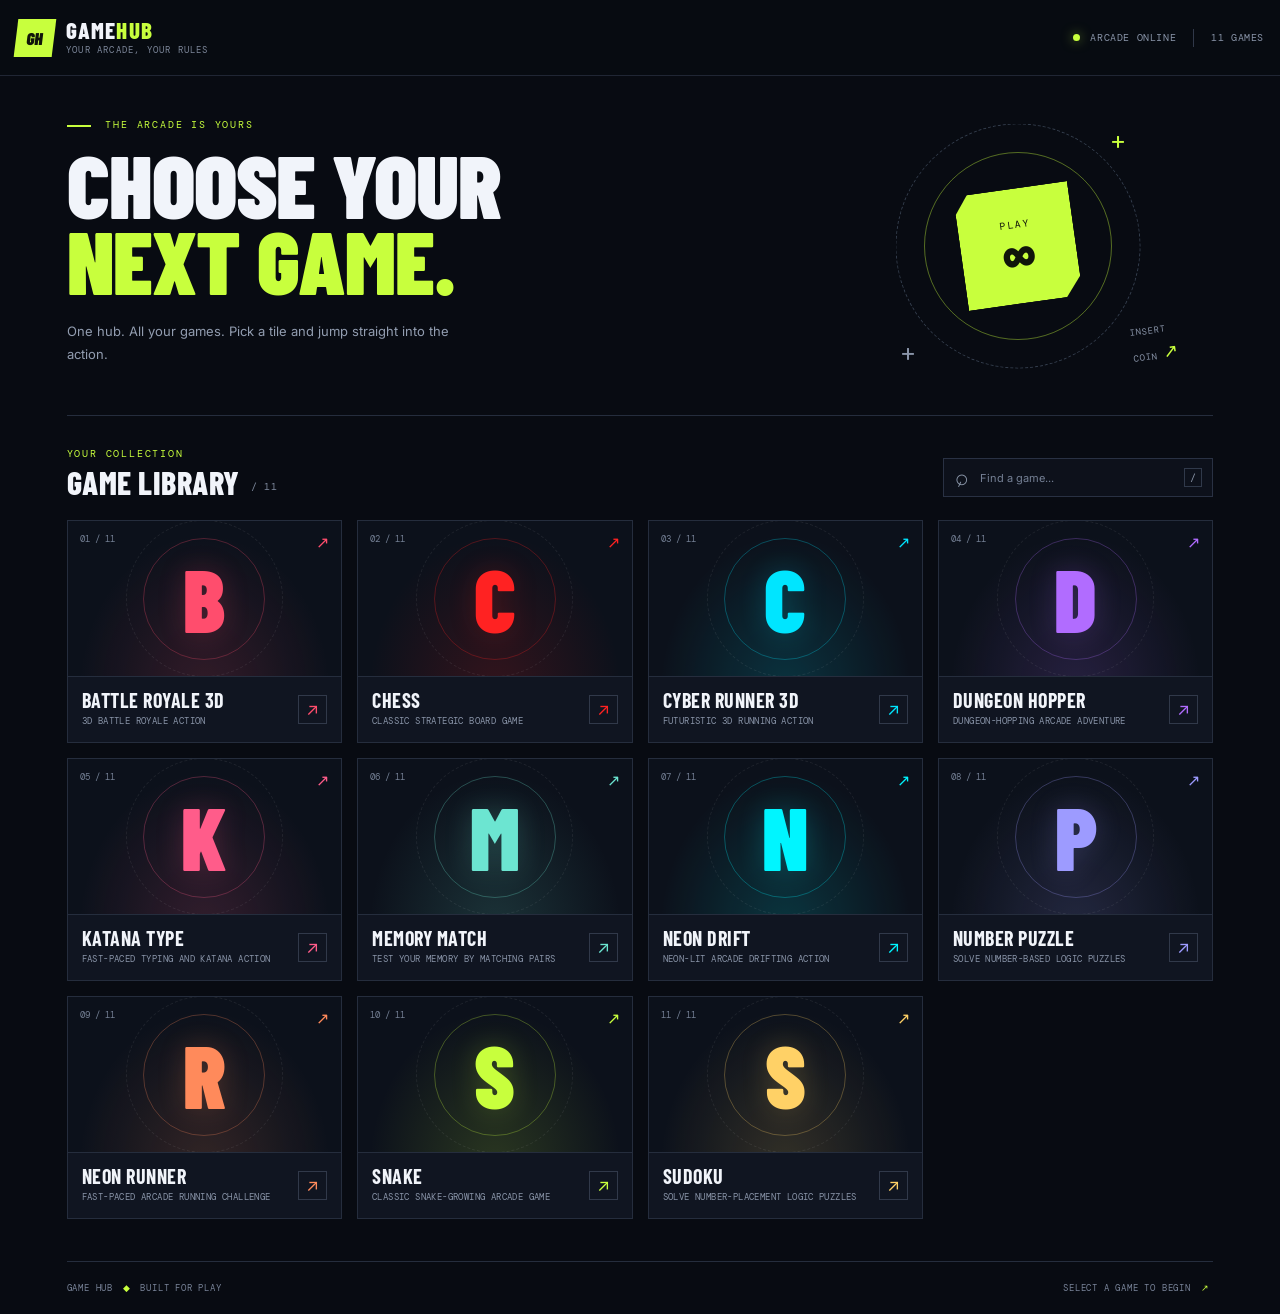
<file: index.html>
<!DOCTYPE html>
<html lang="en">
<head>
  <meta charset="UTF-8">
  <meta name="viewport" content="width=device-width, initial-scale=1, maximum-scale=1, viewport-fit=cover">
  <meta name="theme-color" content="#080b12">
  <meta name="mobile-web-app-capable" content="yes">
  <meta name="apple-mobile-web-app-capable" content="yes">
  <meta name="apple-mobile-web-app-status-bar-style" content="black-translucent">
  <meta name="application-name" content="GAME HUB">
  <title>GAME HUB — Mobile Arcade</title>
  <link rel="stylesheet" href="style.css">
</head>
<body>
  <div class="app-shell">
    <header class="topbar">
      <a class="brand" href="#" id="homeBrand" aria-label="Game Hub home">
        <span class="brand-mark">GH</span>
        <span class="brand-copy"><strong>GAME<span>HUB</span></strong><small>YOUR ARCADE, YOUR RULES</small></span>
      </a>
      <!-- games count -->
      <div class="topbar-right">
        <span class="live-dot"></span><span class="status-label">ARCADE ONLINE</span>
        <span class="topbar-divider"></span>
        <span id="gameCount">00 GAMES</span>
      </div>
    </header>

    <main id="lobbyView" class="lobby-view">
      <section class="hero">
        <div class="hero-copy">
          <p class="eyebrow"><span class="eyebrow-line"></span> THE ARCADE IS YOURS</p>
          <h1>CHOOSE YOUR<br><span>NEXT GAME.</span></h1>
          <p class="hero-description">One hub. All your games. Pick a tile and jump straight into the action.</p>
        </div>
        <div class="hero-art" aria-hidden="true">
          <div class="art-ring ring-one"></div><div class="art-ring ring-two"></div>
          <div class="art-cross">+</div><div class="art-cross cross-two">+</div>
          <div class="art-core"><span>PLAY</span><strong>∞</strong></div>
          <div class="art-tag">INSERT<br>COIN <span>↗</span></div>
        </div>
      </section>

      <section class="library-section">
        <div class="section-heading">
          <div><p class="eyebrow">YOUR COLLECTION</p><h2>GAME LIBRARY <span id="libraryCount">/ 00</span></h2></div>
          <label class="search-box">
            <span aria-hidden="true">⌕</span>
            <input id="searchInput" type="search" placeholder="Find a game..." autocomplete="off" aria-label="Search games">
            <kbd>/</kbd>
          </label>
        </div>
        <div id="gameGrid" class="game-grid" aria-live="polite"></div>
        <div id="emptyState" class="empty-state" hidden>
          <span class="empty-icon">⌕</span><h3>NO GAMES FOUND</h3>
          <p>Try another search, or check the game file paths in <code>app.js</code>.</p>
        </div>
      </section>
      <footer class="lobby-footer"><span>GAME HUB <span class="footer-dot">◆</span> BUILT FOR PLAY</span><span>SELECT A GAME TO BEGIN <span class="footer-arrow">↗</span></span></footer>
    </main>

    <section id="playerView" class="player-view" hidden aria-label="Game player">
      <iframe id="gameFrame" title="Selected game" allow="fullscreen; autoplay; gamepad; clipboard-read; clipboard-write" allowfullscreen></iframe>
      <div id="exitHandle" class="exit-handle" role="button" tabindex="0"
           aria-label="Tap to show the home button"
           title="Tap to show home button">
        <span class="handle-curve"></span>
        <span class="handle-symbol" aria-hidden="true">↖</span>
      </div>
      <button id="homeButton" class="home-button" type="button" hidden>← HOME</button>
      <div id="playerLoading" class="player-loading" hidden><span class="loading-spinner"></span><p>LOADING GAME...</p></div>
      <div id="playerError" class="player-error" hidden>
        <div class="error-mark">!</div><h2>GAME COULDN'T LOAD</h2>
        <p>Check that the HTML file exists and that the path in <code>app.js</code> is correct.</p>
        <button id="errorBackButton" class="primary-button">BACK TO LOBBY <span>↗</span></button>
      </div>
    </section>
  </div>
  <script src="app.js"></script>
</body>
</html>
</file>
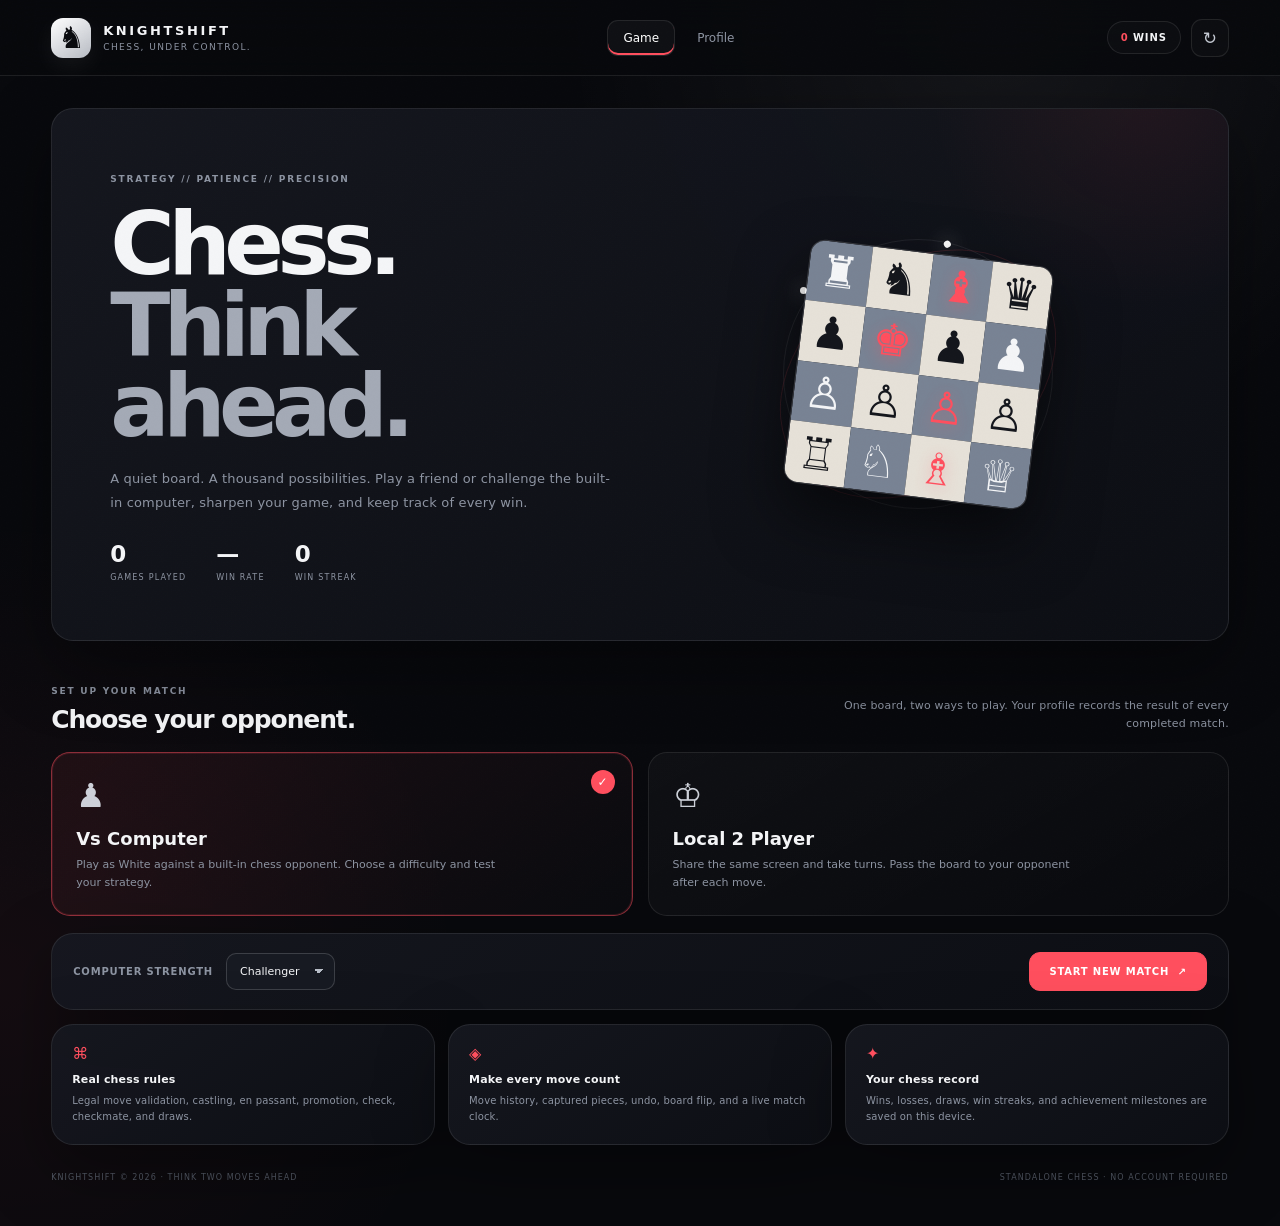
<file: games/chess_mobile.html>
<!doctype html>
<html lang="en">
<head>
  <meta charset="utf-8" />
  <meta name="viewport" content="width=device-width, initial-scale=1" />
  <meta name="theme-color" content="#08090d" />
  <meta name="description" content="Knightshift — a polished, standalone chess game. Play against the computer or a friend, track your record, and sharpen your strategy." />
  <title>KNIGHTSHIFT — Chess, under control.</title>
  <style>
    :root{--bg:#08090d;--panel:#11131a;--panel2:#171a22;--line:rgba(255,255,255,.09);--line2:rgba(255,255,255,.16);--text:#f4f5f7;--muted:#8d94a2;--soft:#c4c9d2;--red:#ff4f5e;--red-soft:rgba(255,79,94,.13);--green:#85e0af;--gold:#f2cc7c;--shadow:0 25px 70px rgba(0,0,0,.38);--radius:22px;--light-square:#e5e0d6;--dark-square:#747f90}
    *{box-sizing:border-box}html{scroll-behavior:smooth}body{margin:0;min-height:100vh;background:radial-gradient(circle at 78% 2%,rgba(255,255,255,.055),transparent 28%),radial-gradient(circle at 0% 80%,rgba(255,79,94,.05),transparent 29%),var(--bg);font-family:Inter,ui-sans-serif,system-ui,-apple-system,BlinkMacSystemFont,"Segoe UI",sans-serif;color:var(--text);letter-spacing:.01em}button,select,input{font:inherit}button{color:inherit}button:focus-visible,select:focus-visible{outline:2px solid var(--red);outline-offset:3px}button:disabled{opacity:.45;cursor:not-allowed!important;transform:none!important}
    .app{min-height:100vh;overflow:hidden}.grain{position:fixed;inset:0;pointer-events:none;opacity:.025;background-image:url("data:image/svg+xml,%3Csvg xmlns='http://www.w3.org/2000/svg' width='120' height='120'%3E%3Cfilter id='n'%3E%3CfeTurbulence type='fractalNoise' baseFrequency='.8' numOctaves='2' stitchTiles='stitch'/%3E%3C/filter%3E%3Crect width='100%25' height='100%25' filter='url(%23n)' opacity='.5'/%3E%3C/svg%3E");z-index:80}
    .topbar{height:76px;position:sticky;top:0;z-index:30;padding:0 clamp(16px,4vw,54px);display:flex;align-items:center;justify-content:space-between;border-bottom:1px solid var(--line);background:rgba(8,9,13,.84);backdrop-filter:blur(20px)}.brand{display:flex;gap:12px;align-items:center;text-align:left;border:0;background:none;padding:0;cursor:pointer}.brand-icon{width:40px;height:40px;display:grid;place-items:center;font:30px Georgia,serif;color:#0a0b0f;background:linear-gradient(145deg,#fff,#b7bbc3);border-radius:12px;box-shadow:0 8px 25px #ffffff10}.brand strong{display:block;font-size:13px;font-weight:850;letter-spacing:.2em}.brand small{display:block;color:var(--muted);font-size:9px;letter-spacing:.16em;text-transform:uppercase;margin-top:4px}.nav{display:flex;gap:6px}.nav-btn{border:1px solid transparent;background:none;color:var(--muted);padding:10px 15px;border-radius:11px;font-size:12px;cursor:pointer;transition:.2s}.nav-btn.active,.nav-btn:hover{color:#fff;border-color:var(--line);background:#ffffff09}.nav-btn.active{box-shadow:inset 0 -2px var(--red)}.header-right{display:flex;gap:10px;align-items:center}.record-chip{font-weight:800;font-size:10px;letter-spacing:.09em;padding:10px 13px;border:1px solid var(--line);border-radius:999px;background:#ffffff05;white-space:nowrap}.record-chip span{color:var(--red)}.icon-btn{height:38px;width:38px;border-radius:11px;background:#ffffff05;border:1px solid var(--line);cursor:pointer;color:var(--soft);font-size:17px}.icon-btn:hover{background:#ffffff0c}
    main{position:relative;z-index:1;max-width:1390px;margin:auto;padding:32px clamp(16px,4vw,54px) 44px}.view{display:none;animation:fadein .3s ease both}.view.active{display:block}@keyframes fadein{from{opacity:0;transform:translateY(6px)}to{opacity:1;transform:none}}.panel{background:linear-gradient(145deg,rgba(22,24,32,.94),rgba(13,15,21,.94));border:1px solid var(--line);border-radius:var(--radius);box-shadow:var(--shadow)}.eyebrow{font-size:9px;font-weight:850;letter-spacing:.2em;color:var(--muted);text-transform:uppercase}.muted{color:var(--muted)}
    .hero{min-height:340px;display:grid;grid-template-columns:1.05fr .95fr;align-items:center;padding:clamp(26px,5vw,58px);position:relative;overflow:hidden}.hero:after{content:"";position:absolute;width:430px;height:430px;border-radius:50%;right:-130px;top:-230px;background:radial-gradient(circle,#ff4f5e13,transparent 70%);pointer-events:none}.hero-copy{position:relative;z-index:2}.hero h1{font-size:clamp(48px,7vw,88px);line-height:.92;letter-spacing:-.075em;margin:18px 0 20px;max-width:660px}.hero h1 em{font-style:normal;color:#a4aab6}.hero p{max-width:500px;color:var(--muted);font-size:13px;line-height:1.85}.hero-stats{display:flex;gap:30px;margin-top:26px}.hero-stat strong{display:block;font-size:23px;letter-spacing:-.04em}.hero-stat span{display:block;font-size:8px;letter-spacing:.15em;text-transform:uppercase;color:var(--muted);margin-top:6px}.hero-art{min-height:270px;display:grid;place-items:center;position:relative;perspective:800px}.art-ring{position:absolute;width:270px;height:270px;border:1px solid #ffffff13;border-radius:50%;animation:orbit 22s linear infinite}.art-ring:after{content:"";position:absolute;left:16px;top:47px;width:7px;height:7px;background:#fff;border-radius:50%;box-shadow:0 0 20px #fff9}.art-ring.two{width:220px;height:300px;transform:rotate(55deg);animation-duration:28s;border-color:#ff4f5e24}.art-board{position:relative;z-index:1;width:min(245px,70vw);aspect-ratio:1;display:grid;grid-template-columns:repeat(4,1fr);border:1px solid #ffffff28;border-radius:15px;overflow:hidden;transform:rotate(7deg);box-shadow:0 30px 65px #0008}.art-board div{display:grid;place-items:center;font:clamp(30px,4vw,44px) Georgia,serif}.art-board div:nth-child(8n+1),.art-board div:nth-child(8n+3),.art-board div:nth-child(8n+6),.art-board div:nth-child(8n+8){background:#788394}.art-board div:nth-child(8n+2),.art-board div:nth-child(8n+4),.art-board div:nth-child(8n+5),.art-board div:nth-child(8n+7){background:#e6e1d8;color:#14161c}.art-board .red-piece{color:var(--red)!important;text-shadow:0 4px 15px #ff4f5e55}
    @keyframes orbit{to{transform:rotate(360deg)}}.section-head{display:flex;justify-content:space-between;gap:25px;align-items:end;margin-bottom:18px}.section-head h2{font-size:25px;letter-spacing:-.045em;margin:7px 0 0}.section-head p{font-size:11px;color:var(--muted);line-height:1.7;text-align:right;max-width:390px;margin:0}.setup-section{margin-top:38px}.mode-grid{display:grid;grid-template-columns:repeat(2,minmax(0,1fr));gap:15px}.mode-card{cursor:pointer;text-align:left;padding:23px 24px;min-height:155px;border:1px solid var(--line);background:linear-gradient(150deg,#ffffff08,#ffffff02);border-radius:19px;position:relative;transition:.22s}.mode-card:hover{transform:translateY(-3px);border-color:var(--line2)}.mode-card.selected{border-color:#ff4f5e80;background:linear-gradient(145deg,#ff4f5e13,#ffffff03);box-shadow:inset 0 0 0 1px #ff4f5e20}.mode-card.selected:after{content:"✓";position:absolute;right:17px;top:17px;width:24px;height:24px;display:grid;place-items:center;border-radius:50%;color:#fff;background:var(--red);font-size:12px;font-weight:900}.mode-icon{font:33px Georgia,serif;color:#cdd1d9}.mode-card h3{font-size:18px;margin:13px 0 7px}.mode-card p{font-size:11px;color:var(--muted);line-height:1.65;margin:0;max-width:420px}.setup-actions{display:flex;align-items:center;justify-content:space-between;gap:16px;margin-top:17px;padding:18px 21px}.difficulty-wrap{display:flex;align-items:center;gap:13px}.difficulty-wrap label{font-size:10px;font-weight:800;letter-spacing:.08em;color:var(--muted);text-transform:uppercase}.select{appearance:none;padding:11px 34px 11px 13px;border:1px solid var(--line2);border-radius:10px;background:#171a22;color:var(--text);font-size:11px;cursor:pointer;background-image:linear-gradient(45deg,transparent 50%,#b8bec8 50%),linear-gradient(135deg,#b8bec8 50%,transparent 50%);background-position:calc(100% - 15px) 15px,calc(100% - 10px) 15px;background-size:5px 5px;background-repeat:no-repeat}.primary{border:1px solid #fff;background:#fff;color:#08090d;border-radius:11px;padding:13px 19px;font-size:10px;font-weight:900;letter-spacing:.08em;text-transform:uppercase;cursor:pointer;transition:.2s}.primary:hover{transform:translateY(-2px);box-shadow:0 10px 25px #ffffff18}.primary.red{background:var(--red);border-color:var(--red);color:white}.feature-row{display:grid;grid-template-columns:repeat(3,1fr);gap:13px;margin-top:14px}.feature{padding:19px 20px}.feature strong{font-size:11px;display:block}.feature p{font-size:10px;line-height:1.6;color:var(--muted);margin:7px 0 0}.feature-symbol{font-size:16px;color:var(--red);margin-bottom:10px}
    .game-top{display:flex;align-items:center;justify-content:space-between;gap:18px;padding:17px 21px;margin-bottom:16px}.back-link{border:0;background:none;padding:0;color:var(--muted);font-size:9px;font-weight:900;letter-spacing:.14em;cursor:pointer}.back-link:hover{color:#fff}.game-heading{display:flex;gap:10px;align-items:center;margin-top:8px}.game-heading h2{font-size:22px;letter-spacing:-.04em;margin:0}.mode-badge{font-size:8px;font-weight:900;letter-spacing:.12em;border:1px solid var(--line2);border-radius:99px;padding:6px 9px;color:var(--soft)}.game-sub{font-size:10px;color:var(--muted);margin:6px 0 0}.game-top-right{display:flex;align-items:center;gap:17px}.top-stat span{display:block;color:var(--muted);font-size:8px;letter-spacing:.15em}.top-stat strong{display:block;font-size:17px;margin-top:4px;font-variant-numeric:tabular-nums}.turn-pill{display:flex;align-items:center;gap:8px;background:#ffffff06;border:1px solid var(--line);border-radius:999px;padding:8px 12px;font-size:10px;font-weight:800}.turn-dot{width:9px;height:9px;border-radius:50%;background:#fff;box-shadow:0 0 0 3px #ffffff1a}.turn-dot.black{background:#08090d;border:1px solid #aeb3bd;box-shadow:0 0 0 3px #ffffff0b}.game-layout{display:grid;grid-template-columns:minmax(0,1fr) 310px;gap:17px;align-items:start}.board-panel{padding:clamp(12px,2vw,22px)}.player-bar{display:flex;align-items:center;justify-content:space-between;gap:12px;padding:3px 4px 13px}.player-ident{display:flex;align-items:center;gap:10px;min-width:0}.player-avatar{width:34px;height:34px;border-radius:11px;border:1px solid var(--line2);display:grid;place-items:center;font:25px Georgia,serif;flex-shrink:0}.player-avatar.white{background:#e7e2d8;color:#11131a}.player-avatar.black{background:#16181f;color:#f3f3f3}.player-name{font-weight:850;font-size:11px;display:block;white-space:nowrap}.player-detail{font-size:9px;color:var(--muted);display:block;margin-top:3px}.clock{font-size:11px;font-variant-numeric:tabular-nums;font-weight:800;padding:8px 10px;min-width:65px;text-align:center;background:#ffffff06;border:1px solid var(--line);border-radius:9px}.clock.active{background:#fff;color:#090a0d;border-color:#fff}.board-wrap{max-width:760px;width:100%;margin:0 auto;position:relative}.board{width:100%;aspect-ratio:1;display:grid;grid-template-columns:repeat(8,minmax(0,1fr));overflow:hidden;border:4px solid #31343d;border-radius:5px;box-shadow:0 20px 45px #0006;user-select:none}.square{border:0;padding:0;margin:0;position:relative;display:grid;place-items:center;min-width:0;min-height:0;cursor:pointer;transition:filter .12s;background:var(--light-square);color:#14161b;aspect-ratio:1}.square.dark{background:var(--dark-square);color:#fff}.square:hover{filter:brightness(1.08)}.square.selected{box-shadow:inset 0 0 0 4px #ffcc4f!important;z-index:1}.square.last-move{background:#d4ca74}.square.dark.last-move{background:#a39b54}.square.in-check{background:#d45461!important;box-shadow:inset 0 0 0 4px #ffb4bc}.piece{position:relative;z-index:2;font-family:"DejaVu Sans","Segoe UI Symbol",Georgia,serif;font-size:clamp(28px,5.4vw,68px);line-height:1;transform:translateY(-1px);pointer-events:none;filter:drop-shadow(0 2px 1px #0002)}.piece.white-piece{color:#fbfaf6;text-shadow:0 1px 0 #343840,1px 0 0 #40434a,-1px 0 0 #40434a,0 -1px 0 #40434a,0 3px 4px #0004}.piece.black-piece{color:#191b22;text-shadow:0 1px 0 #ddd8ce,1px 0 0 #d5d0c7,-1px 0 0 #d5d0c7,0 -1px 0 #d5d0c7,0 3px 4px #0003}.move-dot{position:absolute;width:24%;height:24%;border-radius:50%;background:#191d25;opacity:.28;z-index:1;pointer-events:none}.square.dark .move-dot{background:#f8f6ef;opacity:.55}.capture-ring{position:absolute;inset:5%;border:5px solid #f1d26b;border-radius:50%;z-index:1;pointer-events:none;opacity:.86}.coord{position:absolute;font-size:clamp(7px,1vw,10px);font-weight:900;z-index:3;opacity:.8;pointer-events:none}.coord.rank{top:3px;left:4px}.coord.file{right:4px;bottom:2px}.square:not(.dark) .coord{color:#525b69}.square.dark .coord{color:#f0eadf}.board-legend{display:flex;justify-content:space-between;gap:10px;padding:12px 4px 2px;color:var(--muted);font-size:9px}.board-legend span{display:flex;align-items:center;gap:6px}.legend-dot{height:7px;width:7px;border-radius:50%;background:#e8c75c}.board-actions{display:flex;gap:8px;flex-wrap:wrap;margin-top:13px}.action{flex:1;min-width:80px;min-height:39px;border:1px solid var(--line);background:#ffffff05;border-radius:10px;cursor:pointer;color:var(--soft);font-size:10px;font-weight:800;transition:.15s}.action:hover{background:#ffffff0d;color:#fff}.action.danger:hover{color:#ff949e;border-color:#ff4f5e55}.side-stack{display:grid;gap:14px}.side-card{padding:19px}.card-title-row{display:flex;justify-content:space-between;align-items:center;gap:10px}.card-title{margin:0;font-size:11px;font-weight:900;letter-spacing:.04em}.mini-tag{font-size:8px;color:var(--muted);border:1px solid var(--line);padding:5px 7px;border-radius:999px}.status-banner{display:flex;gap:10px;align-items:flex-start;padding:13px;margin-top:14px;border-radius:13px;border:1px solid var(--line);background:#ffffff04}.status-symbol{width:28px;height:28px;display:grid;place-items:center;flex-shrink:0;border-radius:9px;background:#ffffff0a;font-size:14px}.status-banner strong{display:block;font-size:10px}.status-banner p{font-size:9px;line-height:1.6;color:var(--muted);margin:5px 0 0}.status-banner.alert{border-color:#ff4f5e44;background:#ff4f5e0a}.status-banner.alert .status-symbol{color:var(--red);background:var(--red-soft)}.status-banner.good .status-symbol{color:var(--green);background:#85e0af13}.captured-block{margin-top:16px}.captured-block+.captured-block{padding-top:13px;border-top:1px solid var(--line)}.captured-label{display:flex;justify-content:space-between;align-items:center;font-size:9px;color:var(--muted);margin-bottom:7px}.captured-label strong{color:var(--soft);font-size:10px}.captured-pieces{min-height:27px;font:23px/1.1 Georgia,serif;letter-spacing:1px;overflow-wrap:anywhere}.captured-pieces .white-piece{color:#f5f2eb;text-shadow:0 1px 1px #000,1px 0 #8b8b8b}.captured-pieces .black-piece{color:#252831;text-shadow:0 1px 0 #ddd}.move-list{margin-top:13px;max-height:300px;overflow:auto;scrollbar-width:thin;scrollbar-color:#353945 transparent}.move-table{display:grid;grid-template-columns:32px 1fr 1fr;gap:0;font-variant-numeric:tabular-nums}.move-row{display:contents}.move-num,.move-san{padding:9px 6px;border-bottom:1px solid #ffffff08;font-size:10px}.move-num{color:#666e7d}.move-san{border:0;text-align:left;background:none;border-bottom:1px solid #ffffff08;cursor:pointer;color:var(--soft);border-radius:4px}.move-san:hover{background:#ffffff0a;color:#fff}.move-san.latest{background:#ff4f5e18;color:#fff}.empty-moves{color:var(--muted);font-size:10px;line-height:1.7;padding:18px 4px;text-align:center}.side-note{font-size:9px;line-height:1.7;color:var(--muted);margin:12px 0 0}.keycap{font-size:8px;border:1px solid var(--line2);padding:3px 5px;border-radius:5px;color:var(--muted)}
    .profile-hero{padding:29px;display:grid;grid-template-columns:auto 1fr auto;align-items:center;gap:18px}.profile-avatar-large{width:72px;height:72px;display:grid;place-items:center;border-radius:20px;background:linear-gradient(145deg,#fff,#adb2bb);color:#0a0b0f;font:45px Georgia,serif}.profile-hero h1{font-size:32px;letter-spacing:-.05em;margin:6px 0 5px}.profile-hero p{font-size:11px;color:var(--muted);margin:0}.profile-rating{text-align:right}.profile-rating span{font-size:8px;letter-spacing:.15em;color:var(--muted);display:block}.profile-rating strong{font-size:39px;letter-spacing:-.05em;display:block;margin:2px 0}.profile-grid{display:grid;grid-template-columns:repeat(2,minmax(0,1fr));gap:15px;margin-top:15px}.profile-card{padding:24px}.profile-card.wide{grid-column:1/-1}.profile-card h2{font-size:16px;letter-spacing:-.025em;margin:0}.profile-card .subheading{font-size:10px;line-height:1.7;color:var(--muted);margin:7px 0 0}.stat-grid{display:grid;grid-template-columns:repeat(2,1fr);gap:10px;margin-top:20px}.stat-tile{border:1px solid var(--line);border-radius:13px;padding:16px;background:#ffffff03}.stat-tile strong{display:block;font-size:26px;letter-spacing:-.05em}.stat-tile span{display:block;font-size:8px;letter-spacing:.12em;text-transform:uppercase;color:var(--muted);margin-top:5px}.record-list{display:grid;gap:16px;margin-top:23px}.record-row{display:grid;grid-template-columns:90px 1fr 38px;gap:12px;align-items:center}.record-row strong{font-size:10px}.record-row small{display:block;font-size:8px;color:var(--muted);margin-top:3px}.progress-track{height:7px;border-radius:999px;background:#ffffff0b;overflow:hidden}.progress-track i{display:block;height:100%;width:0;background:var(--red);border-radius:inherit;transition:width .5s}.record-row b{font-size:10px;text-align:right}.achievement-grid{display:grid;grid-template-columns:repeat(4,1fr);gap:11px;margin-top:20px}.achievement{min-height:116px;padding:14px;border:1px solid var(--line);border-radius:14px;opacity:.43;background:#ffffff02}.achievement.unlocked{opacity:1;background:#ffffff06;border-color:#ffffff1b}.achievement-icon{font-size:21px}.achievement strong{display:block;font-size:10px;margin-top:9px}.achievement p{font-size:8px;color:var(--muted);line-height:1.5;margin:4px 0 0}.footer{display:flex;justify-content:space-between;gap:16px;padding-top:28px;color:#555c68;font-size:8px;letter-spacing:.13em}
    .overlay{position:fixed;inset:0;background:#000b;backdrop-filter:blur(8px);display:grid;place-items:center;padding:20px;z-index:70}.dialog{width:min(440px,100%);border:1px solid var(--line2);border-radius:23px;background:#13151c;box-shadow:var(--shadow);padding:28px;text-align:center}.dialog h2{font-size:29px;letter-spacing:-.05em;margin:8px 0}.dialog p{font-size:11px;line-height:1.7;color:var(--muted);margin:8px auto 21px;max-width:340px}.dialog-actions{display:flex;gap:9px}.dialog-actions button{flex:1}.promotion-options{display:flex;justify-content:center;gap:10px;margin:22px 0}.promotion-choice{width:64px;height:68px;border:1px solid var(--line2);background:#ffffff06;border-radius:13px;font:45px Georgia,serif;cursor:pointer;transition:.15s}.promotion-choice:hover{background:#ff4f5e1c;border-color:#ff4f5e99;transform:translateY(-3px)}.toast{position:fixed;z-index:100;left:50%;bottom:25px;transform:translate(-50%,18px);padding:12px 16px;border-radius:999px;background:#f4f5f7;color:#0a0b10;font-size:10px;font-weight:850;box-shadow:0 15px 45px #0006;opacity:0;pointer-events:none;transition:.22s;white-space:nowrap}.toast.show{opacity:1;transform:translate(-50%,0)}.hidden{display:none!important}
    @media(min-width:1180px){.board-panel{padding:21px 25px}.board-wrap{max-width:min(100%,calc(100vh - 265px))}}
    @media(max-width:1000px){.hero{grid-template-columns:1fr .7fr}.game-layout{grid-template-columns:minmax(0,1fr) 285px}.board-panel{padding:12px}.piece{font-size:clamp(25px,5vw,56px)}.achievement-grid{grid-template-columns:repeat(2,1fr)}}
    @media(max-width:780px){.topbar{height:67px;padding:0 14px}.brand small{display:none}.brand-icon{width:35px;height:35px;font-size:27px}.brand strong{font-size:11px}.nav-btn{padding:9px 10px;font-size:10px}.record-chip{font-size:8px;padding:9px}.header-right{gap:6px}.icon-btn{height:34px;width:34px}main{padding:17px 13px 30px}.hero{grid-template-columns:1fr;padding:26px;min-height:auto}.hero h1{font-size:58px}.hero-art{min-height:215px}.art-board{width:190px}.art-board div{font-size:31px}.art-ring{width:210px;height:210px}.art-ring.two{height:245px;width:190px}.section-head{align-items:flex-start;flex-direction:column;gap:9px}.section-head p{text-align:left}.mode-grid{grid-template-columns:1fr}.mode-card{min-height:135px}.setup-actions{align-items:stretch;flex-direction:column}.difficulty-wrap{justify-content:space-between}.setup-actions .primary{width:100%}.feature-row{grid-template-columns:1fr}.feature{padding:15px}.game-top{align-items:flex-start;flex-direction:column;padding:15px}.game-top-right{width:100%;justify-content:space-between}.game-layout{grid-template-columns:1fr}.board-panel{padding:9px}.board-wrap{max-width:640px}.piece{font-size:clamp(29px,8vw,59px)}.side-stack{grid-template-columns:1fr 1fr;align-items:start}.side-card.moves-card{grid-column:1/-1}.move-list{max-height:220px}.profile-hero{grid-template-columns:auto 1fr;padding:21px}.profile-rating{grid-column:1/-1;text-align:left;display:flex;align-items:baseline;gap:10px}.profile-rating strong{font-size:29px}.profile-grid{grid-template-columns:1fr}.profile-card.wide{grid-column:auto}.footer{flex-direction:column}.board-legend{font-size:8px}}
    @media(max-width:460px){.brand{gap:7px}.brand strong{letter-spacing:.12em}.nav{gap:1px}.nav-btn{padding:8px}.record-chip{max-width:74px;overflow:hidden}.hero h1{font-size:49px}.hero-stats{gap:20px}.hero-stat strong{font-size:20px}.game-heading h2{font-size:19px}.game-top-right{gap:8px}.turn-pill{font-size:9px;padding:8px}.top-stat strong{font-size:15px}.side-stack{grid-template-columns:1fr}.side-card.moves-card{grid-column:auto}.piece{font-size:clamp(27px,9vw,42px)}.board{border-width:3px}.coord.rank{top:2px;left:3px}.coord.file{right:3px;bottom:1px}.record-row{grid-template-columns:75px 1fr 25px;gap:8px}.achievement-grid{gap:8px}.achievement{padding:11px}.dialog-actions{flex-direction:column}.promotion-choice{width:55px;height:60px;font-size:40px}}
    @media(prefers-reduced-motion:reduce){*,*::before,*::after{animation-duration:.01ms!important;animation-iteration-count:1!important;scroll-behavior:auto!important;transition-duration:.01ms!important}}
  </style>
</head>
<body>
<div class="app">
  <div class="grain"></div>
  <header class="topbar">
    <button class="brand" id="brandHome" aria-label="Go to game home"><span class="brand-icon">♞</span><span><strong>KNIGHTSHIFT</strong><small>Chess, under control.</small></span></button>
    <nav class="nav" aria-label="Main navigation"><button class="nav-btn active" data-view="home">Game</button><button class="nav-btn" data-view="profile">Profile</button></nav>
    <div class="header-right"><div class="record-chip"><span id="headerWins">0</span> WINS</div><button class="icon-btn" id="headerNewGame" title="New game" aria-label="New game">↻</button></div>
  </header>
  <main>
    <section id="homeView" class="view active">
      <div class="hero panel">
        <div class="hero-copy"><span class="eyebrow">STRATEGY // PATIENCE // PRECISION</span><h1>Chess.<br><em>Think ahead.</em></h1><p>A quiet board. A thousand possibilities. Play a friend or challenge the built-in computer, sharpen your game, and keep track of every win.</p><div class="hero-stats"><div class="hero-stat"><strong id="homeGames">0</strong><span>Games played</span></div><div class="hero-stat"><strong id="homeWinRate">—</strong><span>Win rate</span></div><div class="hero-stat"><strong id="homeStreak">0</strong><span>Win streak</span></div></div></div>
        <div class="hero-art" aria-hidden="true"><div class="art-ring"></div><div class="art-ring two"></div><div class="art-board"><div>♜</div><div>♞</div><div class="red-piece">♝</div><div>♛</div><div>♟</div><div class="red-piece">♚</div><div>♟</div><div>♟</div><div>♙</div><div>♙</div><div class="red-piece">♙</div><div>♙</div><div>♖</div><div>♘</div><div class="red-piece">♗</div><div>♕</div></div></div>
      </div>
      <section class="setup-section"><div class="section-head"><div><span class="eyebrow">SET UP YOUR MATCH</span><h2>Choose your opponent.</h2></div><p>One board, two ways to play. Your profile records the result of every completed match.</p></div>
        <div class="mode-grid"><button class="mode-card selected" data-mode="computer"><div class="mode-icon">♟</div><h3>Vs Computer</h3><p>Play as White against a built-in chess opponent. Choose a difficulty and test your strategy.</p></button><button class="mode-card" data-mode="local"><div class="mode-icon">♔</div><h3>Local 2 Player</h3><p>Share the same screen and take turns. Pass the board to your opponent after each move.</p></button></div>
        <div class="setup-actions panel"><div class="difficulty-wrap" id="difficultyWrap"><label for="difficulty">Computer strength</label><select class="select" id="difficulty"><option value="easy">Beginner</option><option value="medium" selected>Challenger</option><option value="hard">Strategist</option></select></div><button class="primary red" id="startGame">Start new match&nbsp; ↗</button></div>
      </section>
      <div class="feature-row"><div class="feature panel"><div class="feature-symbol">⌘</div><strong>Real chess rules</strong><p>Legal move validation, castling, en passant, promotion, check, checkmate, and draws.</p></div><div class="feature panel"><div class="feature-symbol">◈</div><strong>Make every move count</strong><p>Move history, captured pieces, undo, board flip, and a live match clock.</p></div><div class="feature panel"><div class="feature-symbol">✦</div><strong>Your chess record</strong><p>Wins, losses, draws, win streaks, and achievement milestones are saved on this device.</p></div></div>
    </section>
    <section id="gameView" class="view">
      <div class="game-top panel"><div><button class="back-link" id="backHome">← BACK TO GAME LOBBY</button><div class="game-heading"><span class="mode-badge" id="matchBadge">VS COMPUTER</span><h2 id="matchTitle">Your match</h2></div><p class="game-sub" id="matchSub">Make the first move count.</p></div><div class="game-top-right"><div class="top-stat"><span>MOVE</span><strong id="moveNumber">01</strong></div><div class="top-stat"><span>ELAPSED</span><strong id="elapsed">00:00</strong></div><div class="turn-pill"><span class="turn-dot" id="turnDot"></span><span id="turnText">White to move</span></div></div></div>
      <div class="game-layout">
        <section class="board-panel panel">
          <div class="player-bar"><div class="player-ident"><div class="player-avatar black">♚</div><div><span class="player-name" id="blackName">Computer</span><span class="player-detail" id="blackDetail">Black · Challenger</span></div></div><div class="clock" id="blackClock">00:00</div></div>
          <div class="board-wrap"><div class="board" id="chessBoard" role="group" aria-label="Chess board"></div></div>
          <div class="board-legend"><span><i class="legend-dot"></i> Last move</span><span>Tap a piece, then a highlighted square</span></div>
          <div class="board-actions"><button class="action" id="undoBtn">↶&nbsp; Undo move</button><button class="action" id="flipBtn">⇅&nbsp; Flip board</button><button class="action" id="pauseBtn">Ⅱ&nbsp; Pause</button><button class="action danger" id="resignBtn">⚑&nbsp; Resign</button></div>
          <div class="player-bar" style="padding:15px 4px 2px"><div class="player-ident"><div class="player-avatar white">♔</div><div><span class="player-name" id="whiteName">You · White</span><span class="player-detail" id="whiteDetail">White · Your turn to think</span></div></div><div class="clock" id="whiteClock">00:00</div></div>
        </section>
        <aside class="side-stack">
          <section class="side-card panel"><div class="card-title-row"><h3 class="card-title">MATCH STATUS</h3><span class="mini-tag" id="statusTag">IN PROGRESS</span></div><div class="status-banner" id="statusBanner"><div class="status-symbol" id="statusSymbol">♟</div><div><strong id="statusTitle">White to move</strong><p id="statusMessage">Select one of your pieces to see legal moves.</p></div></div><div class="captured-block"><div class="captured-label"><span>Captured by White</span><strong id="whiteCaptureValue">0</strong></div><div class="captured-pieces" id="whiteCaptured">—</div></div><div class="captured-block"><div class="captured-label"><span>Captured by Black</span><strong id="blackCaptureValue">0</strong></div><div class="captured-pieces" id="blackCaptured">—</div></div></section>
          <section class="side-card panel moves-card"><div class="card-title-row"><h3 class="card-title">MOVE HISTORY</h3><span class="mini-tag" id="moveCountTag">0 MOVES</span></div><div class="move-list" id="moveList"><div class="empty-moves">The first move is waiting.<br>Make your opening move on the board.</div></div><p class="side-note">Tip: click a piece to preview its legal moves. Use <span class="keycap">Undo</span> to take back a move.</p></section>
          <section class="side-card panel"><div class="card-title-row"><h3 class="card-title">QUICK RULES</h3><span class="mini-tag">101</span></div><p class="side-note" style="margin-top:13px">Protect your king. A king in check must be saved immediately. Checkmate ends the game. If neither side can win or the position is drawn, the match ends in a draw.</p><p class="side-note">Special moves supported: castling, en passant, and pawn promotion. A pawn reaching the final rank can become a queen, rook, bishop, or knight.</p></section>
        </aside>
      </div>
    </section>
    <section id="profileView" class="view">
      <div class="profile-hero panel"><div class="profile-avatar-large">♞</div><div><span class="eyebrow">YOUR PLAYER CARD</span><h1>Board profile</h1><p>A record of the games you've finished on this device.</p></div><div class="profile-rating"><span>TOTAL WINS</span><strong id="profileWins">0</strong><span id="profileRank">ROOKIE STRATEGIST</span></div></div>
      <div class="profile-grid"><section class="profile-card panel"><h2>Career statistics</h2><p class="subheading">Every completed game adds to your personal record.</p><div class="stat-grid"><div class="stat-tile"><strong id="statGames">0</strong><span>Games played</span></div><div class="stat-tile"><strong id="statWinRate">—</strong><span>Win rate</span></div><div class="stat-tile"><strong id="statLosses">0</strong><span>Losses</span></div><div class="stat-tile"><strong id="statDraws">0</strong><span>Draws</span></div></div></section>
        <section class="profile-card panel"><h2>Results by opponent</h2><p class="subheading">Your record in each way to play.</p><div class="record-list"><div class="record-row"><div><strong>Computer</strong><small>Wins / games</small></div><div class="progress-track"><i id="computerBar"></i></div><b id="computerRecord">0/0</b></div><div class="record-row"><div><strong>Local duel</strong><small>Wins / games</small></div><div class="progress-track"><i id="localBar"></i></div><b id="localRecord">0/0</b></div><div class="record-row"><div><strong>Win streak</strong><small>Current / best</small></div><div class="progress-track"><i id="streakBar"></i></div><b id="streakRecord">0/0</b></div></div></section>
        <section class="profile-card panel wide"><div class="card-title-row"><div><h2>Achievements</h2><p class="subheading">Little milestones on the way to mastering the board.</p></div><span class="mini-tag" id="achievementCount">0 / 6 UNLOCKED</span></div><div class="achievement-grid" id="achievementGrid"></div></section>
        <section class="profile-card panel wide"><div class="card-title-row"><div><h2>Keep your record yours</h2><p class="subheading">Stats are saved in this browser using local storage. They do not sync between devices.</p></div><button class="action" id="resetStatsBtn" style="flex:0 0 auto">Reset stats</button></div></section>
      </div>
    </section>
    <footer class="footer"><span>KNIGHTSHIFT © <span id="year"></span> · THINK TWO MOVES AHEAD</span><span>STANDALONE CHESS · NO ACCOUNT REQUIRED</span></footer>
  </main>
</div>
<div class="overlay hidden" id="promotionOverlay" role="dialog" aria-modal="true" aria-labelledby="promotionTitle"><div class="dialog"><span class="eyebrow">PAWN PROMOTION</span><h2 id="promotionTitle">Choose your piece.</h2><p>Your pawn reached the final rank. Select what it becomes.</p><div class="promotion-options" id="promotionOptions"></div><button class="action" id="cancelPromotion">Cancel</button></div></div>
<div class="overlay hidden" id="pauseOverlay" role="dialog" aria-modal="true" aria-labelledby="pauseTitle"><div class="dialog"><span class="eyebrow">MATCH PAUSED</span><h2 id="pauseTitle">Take a breath.</h2><p>The clocks are stopped. Your position is safe right where you left it.</p><div class="dialog-actions"><button class="primary" id="resumeGame">Resume match</button><button class="action" id="pauseNewGame">New game</button></div></div></div>
<div class="overlay hidden" id="resultOverlay" role="dialog" aria-modal="true" aria-labelledby="resultTitle"><div class="dialog"><span class="eyebrow" id="resultEyebrow">MATCH COMPLETE</span><div style="font:46px Georgia,serif;color:var(--red);margin:13px 0 8px" id="resultIcon">♔</div><h2 id="resultTitle">Victory.</h2><p id="resultMessage">Well played.</p><div class="stat-grid" style="margin:0 0 21px"><div class="stat-tile"><strong id="resultTime">00:00</strong><span>Match time</span></div><div class="stat-tile"><strong id="resultMoves">0</strong><span>Half-moves</span></div></div><div class="dialog-actions"><button class="primary red" id="playAgain">Play again</button><button class="action" id="resultLobby">Game lobby</button></div></div></div>
<div class="overlay hidden" id="confirmOverlay" role="dialog" aria-modal="true" aria-labelledby="confirmTitle"><div class="dialog"><span class="eyebrow">ARE YOU SURE?</span><h2 id="confirmTitle">Leave this match?</h2><p id="confirmMessage">Your current match will not be counted as a completed game.</p><div class="dialog-actions"><button class="action" id="confirmCancel">Keep playing</button><button class="primary red" id="confirmAccept">Leave match</button></div></div></div>
<div class="toast" id="toast" role="status" aria-live="polite"></div>
<script>
'use strict';
// ======================== CHESS RULES ENGINE ========================
const FILES = 'abcdefgh';
const PIECE_GLYPHS = {K:'♔',Q:'♕',R:'♖',B:'♗',N:'♘',P:'♙',k:'♚',q:'♛',r:'♜',b:'♝',n:'♞',p:'♟'};
const PIECE_VALUES = {p:100,n:320,b:335,r:500,q:900,k:20000};
const PROMOTION_TYPES = ['q','r','b','n'];
function initialState(){return {board:[...'rnbqkbnr',...'pppppppp',...Array(32).fill(null),...'PPPPPPPP',...'RNBQKBNR'],turn:'w',castling:'KQkq',ep:-1,halfmove:0,fullmove:1};}
function cloneState(s){return {board:s.board.slice(),turn:s.turn,castling:s.castling,ep:s.ep,halfmove:s.halfmove,fullmove:s.fullmove};}
function colorOf(piece){if(!piece)return null;return piece===piece.toUpperCase()?'w':'b';}
function typeOf(piece){return piece?piece.toLowerCase():null;}
function rowOf(square){return square>>3;} function colOf(square){return square&7;} function inside(r,c){return r>=0&&r<8&&c>=0&&c<8;}
function squareName(sq){return FILES[colOf(sq)]+(8-rowOf(sq));}
function findKing(s,color){const k=color==='w'?'K':'k';return s.board.indexOf(k);}
function isSquareAttacked(s,sq,byColor){const b=s.board,r=rowOf(sq),c=colOf(sq);const pawn=byColor==='w'?'P':'p';const pawnRow=r+(byColor==='w'?1:-1);for(const dc of [-1,1]){const pc=c+dc;if(inside(pawnRow,pc)&&b[pawnRow*8+pc]===pawn)return true;}
  const knight=byColor==='w'?'N':'n';for(const [dr,dc] of [[-2,-1],[-2,1],[-1,-2],[-1,2],[1,-2],[1,2],[2,-1],[2,1]]){const rr=r+dr,cc=c+dc;if(inside(rr,cc)&&b[rr*8+cc]===knight)return true;}
  const king=byColor==='w'?'K':'k';for(let dr=-1;dr<=1;dr++)for(let dc=-1;dc<=1;dc++){if(!dr&&!dc)continue;const rr=r+dr,cc=c+dc;if(inside(rr,cc)&&b[rr*8+cc]===king)return true;}
  const rays=[[-1,0],[1,0],[0,-1],[0,1],[-1,-1],[-1,1],[1,-1],[1,1]];for(let i=0;i<rays.length;i++){const [dr,dc]=rays[i];let rr=r+dr,cc=c+dc,d=1;while(inside(rr,cc)){const p=b[rr*8+cc];if(p){if(colorOf(p)===byColor){const t=typeOf(p);if(t==='q'||(i<4&&t==='r')||(i>=4&&t==='b'))return true;if(d===1&&t==='k')return true;}break;}rr+=dr;cc+=dc;d++;}}
  return false;}
function inCheck(s,color=s.turn){const kingSq=findKing(s,color);return kingSq<0||isSquareAttacked(s,kingSq,color==='w'?'b':'w');}
function addPawnMove(moves,from,to,promotionRow,flags=''){if(rowOf(to)===promotionRow){for(const p of PROMOTION_TYPES)moves.push({from,to,promotion:p,flags});}else moves.push({from,to,promotion:null,flags});}
function pseudoMoves(s,color=s.turn){const b=s.board,moves=[],enemy=color==='w'?'b':'w',forward=color==='w'?-1:1,startRow=color==='w'?6:1,promoRow=color==='w'?0:7;
  const push=(from,to,flags='')=>moves.push({from,to,promotion:null,flags});
  for(let from=0;from<64;from++){const p=b[from];if(!p||colorOf(p)!==color)continue;const t=typeOf(p),r=rowOf(from),c=colOf(from);
    if(t==='p'){const nr=r+forward;if(inside(nr,c)&&!b[nr*8+c]){addPawnMove(moves,from,nr*8+c,promoRow);const nr2=r+2*forward;if(r===startRow&&!b[nr2*8+c])push(from,nr2*8+c,'double');}
      for(const dc of [-1,1]){const rr=r+forward,cc=c+dc;if(!inside(rr,cc))continue;const to=rr*8+cc;if(b[to]&&colorOf(b[to])===enemy&&typeOf(b[to])!=='k')addPawnMove(moves,from,to,promoRow,'capture');else if(to===s.ep&&s.ep>=0)addPawnMove(moves,from,to,promoRow,'ep');}continue;}
    if(t==='n'){for(const [dr,dc] of [[-2,-1],[-2,1],[-1,-2],[-1,2],[1,-2],[1,2],[2,-1],[2,1]]){const rr=r+dr,cc=c+dc;if(!inside(rr,cc))continue;const to=rr*8+cc;if(!b[to]|| (colorOf(b[to])===enemy&&typeOf(b[to])!=='k'))push(from,to,b[to]?'capture':'');}continue;}
    if(t==='b'||t==='r'||t==='q'){const dirs=[];if(t!=='b')dirs.push([-1,0],[1,0],[0,-1],[0,1]);if(t!=='r')dirs.push([-1,-1],[-1,1],[1,-1],[1,1]);for(const [dr,dc] of dirs){let rr=r+dr,cc=c+dc;while(inside(rr,cc)){const to=rr*8+cc;if(!b[to])push(from,to);else{if(colorOf(b[to])===enemy&&typeOf(b[to])!=='k')push(from,to,'capture');break;}rr+=dr;cc+=dc;}}continue;}
    if(t==='k'){for(let dr=-1;dr<=1;dr++)for(let dc=-1;dc<=1;dc++){if(!dr&&!dc)continue;const rr=r+dr,cc=c+dc;if(!inside(rr,cc))continue;const to=rr*8+cc;if(!b[to]||(colorOf(b[to])===enemy&&typeOf(b[to])!=='k'))push(from,to,b[to]?'capture':'');}
      const home=color==='w'?60:4,rookK=color==='w'?'R':'r',rightK=color==='w'?'K':'k',rightQ=color==='w'?'Q':'q',enemyColor=color==='w'?'b':'w';if(from===home&&!isSquareAttacked(s,home,enemyColor)){
        if(s.castling.includes(rightK)&&b[home]===p&&b[home+3]===rookK&&b[home+1]===null&&b[home+2]===null&&!isSquareAttacked(s,home+1,enemyColor)&&!isSquareAttacked(s,home+2,enemyColor))push(from,home+2,'castleK');
        if(s.castling.includes(rightQ)&&b[home]===p&&b[home-4]===rookK&&b[home-1]===null&&b[home-2]===null&&b[home-3]===null&&!isSquareAttacked(s,home-1,enemyColor)&&!isSquareAttacked(s,home-2,enemyColor))push(from,home-2,'castleQ');
      }
    }
  }
  return moves;}
function applyMoveInPlace(s,m){const b=s.board,piece=b[m.from],captured=m.flags.includes('ep')?b[m.to+(colorOf(piece)==='w'?8:-8)]:b[m.to];const color=colorOf(piece);if(m.flags.includes('ep'))b[m.to+(color==='w'?8:-8)]=null;b[m.to]=m.promotion?(color==='w'?m.promotion.toUpperCase():m.promotion):piece;b[m.from]=null;
  if(m.flags.includes('castleK')){const row=color==='w'?7:0;b[row*8+5]=b[row*8+7];b[row*8+7]=null;}else if(m.flags.includes('castleQ')){const row=color==='w'?7:0;b[row*8+3]=b[row*8];b[row*8]=null;}
  if(piece==='K')s.castling=s.castling.replace('K','').replace('Q','');if(piece==='k')s.castling=s.castling.replace('k','').replace('q','');
  const rightsBySquare={63:'K',56:'Q',7:'k',0:'q'};if(typeOf(piece)==='r'&&rightsBySquare[m.from])s.castling=s.castling.replace(rightsBySquare[m.from],'');if(typeOf(captured)==='r'&&rightsBySquare[m.to])s.castling=s.castling.replace(rightsBySquare[m.to],'');
  s.ep=-1;if(typeOf(piece)==='p'&&Math.abs(m.to-m.from)===16)s.ep=(m.to+m.from)>>1;s.halfmove=(typeOf(piece)==='p'||captured)?0:s.halfmove+1;if(color==='b')s.fullmove++;s.turn=color==='w'?'b':'w';return {captured:captured||null};}
function playOnClone(s,m){const next=cloneState(s);const meta=applyMoveInPlace(next,m);return {state:next,...meta};}
function legalMoves(s,color=s.turn){const candidates=pseudoMoves(s,color),legal=[];for(const m of candidates){const {state}=playOnClone(s,m);if(!inCheck(state,color))legal.push(m);}return legal;}
function sameMove(a,b){return a.from===b.from&&a.to===b.to&&(a.promotion||null)===(b.promotion||null);}
function positionKey(s){const epRelevant=s.ep>=0&&legalMoves(s).some(m=>m.flags.includes('ep'));return s.board.map(p=>p||'.').join('')+' '+s.turn+' '+(s.castling||'-')+' '+(epRelevant?s.ep:'-');}
function insufficientMaterial(s){const pieces=[];for(let i=0;i<64;i++){const p=s.board[i];if(p&&typeOf(p)!=='k')pieces.push({p,sq:i,t:typeOf(p)});}if(!pieces.length)return true;if(pieces.some(x=>x.t==='p'||x.t==='r'||x.t==='q'))return false;if(pieces.length===1&&(pieces[0].t==='b'||pieces[0].t==='n'))return true;if(pieces.every(x=>x.t==='b')){const colors=pieces.map(x=>(rowOf(x.sq)+colOf(x.sq))%2);return colors.every(c=>c===colors[0]);}return false;}
function getGameStatus(s,positionKeys=[]){const moves=legalMoves(s);const check=inCheck(s,s.turn);if(moves.length===0){if(check)return {over:true,type:'checkmate',winner:s.turn==='w'?'b':'w',check,moves};return {over:true,type:'stalemate',winner:null,check,moves};}if(insufficientMaterial(s))return {over:true,type:'insufficient',winner:null,check,moves};if(s.halfmove>=100)return {over:true,type:'fifty',winner:null,check,moves};const key=positionKey(s);if(positionKeys.filter(k=>k===key).length>=3)return {over:true,type:'repetition',winner:null,check,moves};return {over:false,type:check?'check':'playing',winner:null,check,moves};}
function moveSan(before,m,statusBefore){const piece=before.board[m.from],t=typeOf(piece),capture=Boolean(before.board[m.to])||m.flags.includes('ep');let san='';if(m.flags.includes('castleK'))san='O-O';else if(m.flags.includes('castleQ'))san='O-O-O';else{if(t!=='p'){san=piece.toUpperCase();const competitors=statusBefore.moves.filter(other=>other.from!==m.from&&other.to===m.to&&typeOf(before.board[other.from])===t);if(competitors.length){const sameFile=competitors.some(o=>colOf(o.from)===colOf(m.from));const sameRank=competitors.some(o=>rowOf(o.from)===rowOf(m.from));if(!sameFile)san+=FILES[colOf(m.from)];else if(!sameRank)san+=(8-rowOf(m.from));else san+=squareName(m.from);}}else if(capture)san+=FILES[colOf(m.from)];if(capture)san+='x';san+=squareName(m.to);if(m.promotion)san+='='+m.promotion.toUpperCase();}const {state}=playOnClone(before,m);const after=getGameStatus(state,[]);if(after.check)san+=after.type==='checkmate'?'#':'+';return san;}
function evaluate(s,aiColor){let score=0;for(let sq=0;sq<64;sq++){const p=s.board[sq];if(!p)continue;const color=colorOf(p),t=typeOf(p),r=rowOf(sq),c=colOf(sq);let val=PIECE_VALUES[t];const center=7-(Math.abs(3.5-r)+Math.abs(3.5-c));if(t==='p')val+=((color==='w'?6-r:r-1)*5)+center*2;if(t==='n')val+=center*7;if(t==='b')val+=center*4;if(t==='q')val+=center*1.5;if(t==='k'&&s.fullmove>15)val+=center*4;score+=(color===aiColor?val:-val);}return score;}
function orderMoves(s,moves){return moves.slice().sort((a,b)=>moveOrderScore(s,b)-moveOrderScore(s,a));}
function moveOrderScore(s,m){const p=s.board[m.from],target=m.flags.includes('ep')?(colorOf(p)==='w'?'p':'P'):s.board[m.to];return (target?PIECE_VALUES[typeOf(target)]*10-PIECE_VALUES[typeOf(p)]:0)+(m.promotion?PIECE_VALUES[m.promotion]+700:0)+(m.flags.includes('castleK')||m.flags.includes('castleQ')?30:0)+Math.random()*.05;}
function minimax(s,depth,alpha,beta,aiColor,ply=0){const moves=legalMoves(s);const checked=inCheck(s,s.turn);if(!moves.length){if(checked)return s.turn===aiColor?-100000+ply:100000-ply;return 0;}if(insufficientMaterial(s)||s.halfmove>=100)return 0;if(depth<=0)return evaluate(s,aiColor);const ordered=orderMoves(s,moves);if(s.turn===aiColor){let best=-Infinity;for(const m of ordered){const child=playOnClone(s,m).state;best=Math.max(best,minimax(child,depth-1,alpha,beta,aiColor,ply+1));alpha=Math.max(alpha,best);if(beta<=alpha)break;}return best;}else{let best=Infinity;for(const m of ordered){const child=playOnClone(s,m).state;best=Math.min(best,minimax(child,depth-1,alpha,beta,aiColor,ply+1));beta=Math.min(beta,best);if(beta<=alpha)break;}return best;}}
function chooseComputerMove(s,level){const color=s.turn,moves=orderMoves(s,legalMoves(s));if(!moves.length)return null;const depth=level==='easy'?1:level==='hard'?3:2;let best=-Infinity,choices=[];for(const m of moves){const next=playOnClone(s,m).state;const score=minimax(next,depth-1,-Infinity,Infinity,color,1)+(Math.random()*.12);if(score>best+.001){best=score;choices=[m];}else if(Math.abs(score-best)<.001)choices.push(m);}return choices[Math.floor(Math.random()*choices.length)]||moves[0];}
// ============================ GAME UI ============================
const $=id=>document.getElementById(id);const views={home:$('homeView'),game:$('gameView'),profile:$('profileView')};
const ACHIEVEMENTS=[{id:'first',icon:'♟',name:'First Blood',desc:'Finish your first match.',test:s=>s.games>=1},{id:'five',icon:'Ⅴ',name:'Getting Serious',desc:'Complete five matches.',test:s=>s.games>=5},{id:'win',icon:'♔',name:'First Victory',desc:'Win your first match.',test:s=>s.wins>=1},{id:'triple',icon:'⚡',name:'On a Roll',desc:'Win three games in a row.',test:s=>s.bestStreak>=3},{id:'ten',icon:'✦',name:'Dedicated',desc:'Finish ten matches.',test:s=>s.games>=10},{id:'checkmate',icon:'♛',name:'Royal Finish',desc:'Win a game by checkmate.',test:s=>s.checkmates>=1}];
const DEFAULT_STATS={games:0,wins:0,losses:0,draws:0,streak:0,bestStreak:0,checkmates:0,computer:{games:0,wins:0},local:{games:0,wins:0},recent:[]};
function loadStats(){try{const saved=JSON.parse(localStorage.getItem('knightshift_stats_v1')||'null');if(!saved)return structuredClone(DEFAULT_STATS);return {...structuredClone(DEFAULT_STATS),...saved,computer:{...DEFAULT_STATS.computer,...(saved.computer||{})},local:{...DEFAULT_STATS.local,...(saved.local||{})},recent:Array.isArray(saved.recent)?saved.recent:[]};}catch(e){return structuredClone(DEFAULT_STATS);}}
let stats=loadStats(),mode='computer',difficulty='medium',state=initialState(),flipped=false,selected=null,legalForSelected=[],lastMove=null,records=[],positions=[cloneState(state)],positionKeys=[positionKey(state)],gameOver=false,aiThinking=false,aiToken=0,paused=false,clockRunning=false,startedAt=0,elapsedBase=0,timerHandle=null,moveStartedAt=0,whiteElapsed=0,blackElapsed=0,pendingPromotion=null,confirmAction=null,lastResult=null;
function saveStats(){try{localStorage.setItem('knightshift_stats_v1',JSON.stringify(stats));}catch(e){showToast('Browser storage is unavailable; this record may not persist.');}renderStats();}
function showToast(msg){const el=$('toast');el.textContent=msg;el.classList.add('show');clearTimeout(showToast.timer);showToast.timer=setTimeout(()=>el.classList.remove('show'),2100);}
function showView(name){Object.entries(views).forEach(([key,el])=>el.classList.toggle('active',key===name));document.querySelectorAll('.nav-btn').forEach(b=>b.classList.toggle('active',b.dataset.view===name));if(name==='profile')renderStats();window.scrollTo({top:0,behavior:'smooth'});}
function updateModeCards(){document.querySelectorAll('.mode-card').forEach(b=>b.classList.toggle('selected',b.dataset.mode===mode));$('difficultyWrap').classList.toggle('hidden',mode!=='computer');}
function fmtTime(seconds){seconds=Math.max(0,Math.floor(seconds));return String(Math.floor(seconds/60)).padStart(2,'0')+':'+String(seconds%60).padStart(2,'0');}
function elapsedSeconds(){return Math.floor(elapsedBase+(clockRunning?(Date.now()-startedAt)/1000:0));}
function stopClock(){if(clockRunning){const delta=(Date.now()-startedAt)/1000;elapsedBase+=delta;if(state.turn==='w')whiteElapsed+=delta;else blackElapsed+=delta;clockRunning=false;}if(timerHandle){clearInterval(timerHandle);timerHandle=null;}}
function startClock(){if(gameOver||paused||clockRunning)return;startedAt=Date.now();clockRunning=true;if(!timerHandle)timerHandle=setInterval(updateClock,250);updateClock();}
function updateClock(){const sec=elapsedSeconds();$('elapsed').textContent=fmtTime(sec);const active=state.turn==='w'?'white':'black';$('whiteClock').textContent=fmtTime(whiteElapsed+(clockRunning&&state.turn==='w'?(Date.now()-startedAt)/1000:0));$('blackClock').textContent=fmtTime(blackElapsed+(clockRunning&&state.turn==='b'?(Date.now()-startedAt)/1000:0));$('whiteClock').classList.toggle('active',clockRunning&&active==='white'&&!paused&&!gameOver);$('blackClock').classList.toggle('active',clockRunning&&active==='black'&&!paused&&!gameOver);}
function accrueTurnTime(){if(!clockRunning)return;const delta=(Date.now()-startedAt)/1000;if(state.turn==='w')whiteElapsed+=delta;else blackElapsed+=delta;startedAt=Date.now();elapsedBase+=delta;}
function renderBoard(){const board=$('chessBoard');board.innerHTML='';const displaySquares=[];for(let vr=0;vr<8;vr++)for(let vc=0;vc<8;vc++){const r=flipped?7-vr:vr,c=flipped?7-vc:vc,sq=r*8+c;displaySquares.push({sq,vr,vc});}
  const status=getGameStatus(state,positionKeys);const kingInCheck=status.check?findKing(state,state.turn):-1;for(const d of displaySquares){const sq=d.sq,r=rowOf(sq),c=colOf(sq),piece=state.board[sq],btn=document.createElement('button');btn.type='button';btn.className='square '+((r+c)%2===1?'dark':'light');btn.dataset.sq=String(sq);btn.setAttribute('aria-label',`${piece?({p:'pawn',n:'knight',b:'bishop',r:'rook',q:'queen',k:'king'}[typeOf(piece)]+' '+(colorOf(piece)==='w'?'white':'black')+', '):''}${squareName(sq)}`);
    if(lastMove&&(sq===lastMove.from||sq===lastMove.to))btn.classList.add('last-move');if(selected===sq)btn.classList.add('selected');if(sq===kingInCheck)btn.classList.add('in-check');if(c===(flipped?7:0)){const rank=document.createElement('span');rank.className='coord rank';rank.textContent=8-r;btn.append(rank);}if(r===(flipped?0:7)){const file=document.createElement('span');file.className='coord file';file.textContent=FILES[c];btn.append(file);}
    if(piece){const glyph=document.createElement('span');glyph.className='piece '+(colorOf(piece)==='w'?'white-piece':'black-piece');glyph.textContent=PIECE_GLYPHS[piece];btn.append(glyph);}const targets=legalForSelected.filter(m=>m.to===sq);if(targets.length){if(piece){const ring=document.createElement('span');ring.className='capture-ring';btn.append(ring);}else{const dot=document.createElement('span');dot.className='move-dot';btn.append(dot);}}btn.addEventListener('click',()=>onSquareClick(sq));board.append(btn);}
  $('moveNumber').textContent=String(Math.ceil((records.length+1)/2)).padStart(2,'0');const isWhite=state.turn==='w';$('turnDot').classList.toggle('black',!isWhite);$('turnText').textContent=(isWhite?'White':'Black')+' to move';$('undoBtn').disabled=records.length===0||gameOver;$('resignBtn').disabled=gameOver;$('pauseBtn').textContent=paused?'▶ Resume':'Ⅱ Pause';$('pauseBtn').disabled=gameOver;$('statusTag').textContent=gameOver?'COMPLETE':paused?'PAUSED':aiThinking?'THINKING':status.check?'IN CHECK':'IN PROGRESS';
  renderStatus(status);renderCaptures();renderMoveList();updateClock();}
function renderStatus(status){const banner=$('statusBanner');banner.classList.toggle('alert',status.check);banner.classList.toggle('good',gameOver&&lastResult&&lastResult.result==='win');if(gameOver&&lastResult){$('statusSymbol').textContent=lastResult.result==='win'?'♔':lastResult.result==='loss'?'♚':'½';$('statusTitle').textContent=lastResult.label;$('statusMessage').textContent=lastResult.reason;}else if(paused){$('statusSymbol').textContent='Ⅱ';$('statusTitle').textContent='Match paused';$('statusMessage').textContent='Resume when you are ready.';}else if(aiThinking){$('statusSymbol').textContent='…';$('statusTitle').textContent='Computer is thinking';$('statusMessage').textContent='Calculating a move. Give it a moment.';}else if(status.check){$('statusSymbol').textContent='!';$('statusTitle').textContent=(state.turn==='w'?'White':'Black')+' is in check';$('statusMessage').textContent='Your king is attacked. Make a legal move to escape check.';}else{$('statusSymbol').textContent='♟';$('statusTitle').textContent=(state.turn==='w'?'White':'Black')+' to move';$('statusMessage').textContent=mode==='computer'&&state.turn==='b'?'The computer is preparing its move.':'Select a piece to reveal its legal moves.';}}
function renderCaptures(){const w=[],b=[];for(const rec of records){if(!rec.captured)continue;(rec.side==='w'?w:b).push(rec.captured);}const order=x=>x.sort((a,b)=>PIECE_VALUES[typeOf(b)]-PIECE_VALUES[typeOf(a)]);const fill=(id,arr)=>{const el=$(id);el.innerHTML='';if(!arr.length){el.textContent='—';return;}for(const p of order(arr)){const s=document.createElement('span');s.className=colorOf(p)==='w'?'white-piece':'black-piece';s.textContent=PIECE_GLYPHS[p];el.append(s);}};fill('whiteCaptured',w);fill('blackCaptured',b);$('whiteCaptureValue').textContent=w.length;$('blackCaptureValue').textContent=b.length;}
function renderMoveList(){const list=$('moveList');list.innerHTML='';$('moveCountTag').textContent=records.length+' PLY'+(records.length===1?'':'S');if(!records.length){list.innerHTML='<div class="empty-moves">The first move is waiting.<br>Make your opening move on the board.</div>';return;}const table=document.createElement('div');table.className='move-table';for(let i=0;i<records.length;i+=2){const num=document.createElement('div');num.className='move-num';num.textContent=(Math.floor(i/2)+1)+'.';table.append(num);for(let j=i;j<Math.min(i+2,records.length);j++){const btn=document.createElement('button');btn.className='move-san'+(j===records.length-1?' latest':'');btn.textContent=records[j].san;btn.title=`${records[j].side==='w'?'White':'Black'}: ${records[j].san}`;btn.addEventListener('click',()=>showToast(`${j+1}. ${records[j].san} · ${records[j].side==='w'?'White':'Black'}`));table.append(btn);}if(i+1>=records.length){const empty=document.createElement('div');empty.className='move-san';empty.textContent='';table.append(empty);}}list.append(table);list.scrollTop=list.scrollHeight;}
function onSquareClick(sq){if(gameOver||paused||aiThinking)return;if(mode==='computer'&&state.turn==='b')return;const piece=state.board[sq];if(selected!==null){const matching=legalForSelected.filter(m=>m.to===sq);if(matching.length){if(matching.some(m=>m.promotion)){openPromotion(matching);return;}commitMove(matching[0]);return;}}
  if(piece&&colorOf(piece)===state.turn){selected=sq;legalForSelected=legalMoves(state).filter(m=>m.from===sq);renderBoard();return;}if(selected!==null){selected=null;legalForSelected=[];renderBoard();}}
function openPromotion(moves){pendingPromotion=moves;$('promotionOptions').innerHTML='';const color=colorOf(state.board[moves[0].from]);for(const type of ['q','r','b','n']){const m=moves.find(x=>x.promotion===type);if(!m)continue;const btn=document.createElement('button');btn.className='promotion-choice';btn.textContent=PIECE_GLYPHS[color==='w'?type.toUpperCase():type];btn.title=({q:'Queen',r:'Rook',b:'Bishop',n:'Knight'})[type];btn.setAttribute('aria-label',btn.title);btn.addEventListener('click',()=>{hideOverlay('promotionOverlay');pendingPromotion=null;commitMove(m);});$('promotionOptions').append(btn);}$('promotionOverlay').classList.remove('hidden');}
function commitMove(move){if(gameOver||paused)return;const before=cloneState(state),statusBefore=getGameStatus(before,positionKeys),san=moveSan(before,move,statusBefore),{state:next,captured}=playOnClone(before,move);accrueTurnTime();state=next;records.push({move:{...move},san,side:before.turn,captured,fenKey:positionKey(state)});positions.push(cloneState(state));positionKeys.push(positionKey(state));lastMove={from:move.from,to:move.to};selected=null;legalForSelected=[];pendingPromotion=null;renderBoard();const status=getGameStatus(state,positionKeys);if(status.over){finishGame(status);return;}if(mode==='computer'&&state.turn==='b')scheduleComputerMove();}
function scheduleComputerMove(){aiThinking=true;const token=++aiToken;renderBoard();setTimeout(()=>{if(token!==aiToken||gameOver||paused||mode!=='computer'||state.turn!=='b')return;let move;try{move=chooseComputerMove(state,difficulty);}catch(e){console.error('Computer move error',e);move=legalMoves(state)[0];}if(token!==aiToken||gameOver||paused||!move)return;aiThinking=false;commitMove(move);},260);}
function cancelComputerMove(){aiToken++;aiThinking=false;}
function beginGame(){cancelComputerMove();mode=document.querySelector('.mode-card.selected')?.dataset.mode||mode;difficulty=$('difficulty').value;state=initialState();flipped=false;selected=null;legalForSelected=[];lastMove=null;records=[];positions=[cloneState(state)];positionKeys=[positionKey(state)];gameOver=false;paused=false;clockRunning=false;elapsedBase=0;whiteElapsed=0;blackElapsed=0;startedAt=0;if(timerHandle){clearInterval(timerHandle);timerHandle=null;}pendingPromotion=null;lastResult=null;$('promotionOverlay').classList.add('hidden');$('pauseOverlay').classList.add('hidden');$('resultOverlay').classList.add('hidden');$('confirmOverlay').classList.add('hidden');$('matchBadge').textContent=mode==='computer'?'VS COMPUTER':'LOCAL 2 PLAYER';$('matchTitle').textContent=mode==='computer'?'Human vs Machine':'Friendly duel';$('matchSub').textContent=mode==='computer'?({easy:'Beginner computer · White moves first.',medium:'Challenger computer · White moves first.',hard:'Strategist computer · White moves first.'})[difficulty]:'White plays first. Pass the screen after every move.';$('blackName').textContent=mode==='computer'?'Computer':'Player 2 · Black';$('blackDetail').textContent=mode==='computer'?'Black · '+({easy:'Beginner',medium:'Challenger',hard:'Strategist'})[difficulty]:'Black · Second player';$('whiteName').textContent=mode==='computer'?'You · White':'Player 1 · White';$('whiteDetail').textContent=mode==='computer'?'White · You move first':'White · First player';showView('game');startClock();renderBoard();}
function finishGame(status,forcedResult=null){if(gameOver)return;stopClock();gameOver=true;paused=false;cancelComputerMove();$('pauseOverlay').classList.add('hidden');let result=forcedResult,reason='',label='',title='',icon='♔';if(!result){if(status.type==='checkmate'){const winner=status.winner;result=winner==='w'?'win':'loss';reason='Checkmate. '+(winner==='w'?'White / Player 1':'Black / Player 2')+' wins.';label=(winner==='w'?'White':'Black')+' wins by checkmate';title=mode==='computer'?(winner==='w'?'Victory!':'Checkmate.'):(winner==='w'?'White wins!':'Black wins!');icon=winner==='w'?'♔':'♚';if(mode==='computer'&&winner==='b')icon='♚';}else{result='draw';reason=({stalemate:'Stalemate: the player to move has no legal moves, but is not in check.',insufficient:'Draw: neither side has enough material to force checkmate.',fifty:'Draw by the fifty-move rule.',repetition:'Draw by threefold repetition.'})[status.type]||'The match ended in a draw.';label='Draw';title='A draw.';icon='½';}}
  else if(result==='resign'){result=mode==='computer'?'loss':(state.turn==='w'?'loss':'win');reason=mode==='computer'?'You resigned. The computer wins.':(state.turn==='w'?'White / Player 1':'Black / Player 2')+' resigned.';label='Resignation';title='Match conceded.';icon='⚑';}
  else if(result==='abandon'){gameOver=false;return;}
  if(result==='win'){stats.wins++;stats.streak++;stats.bestStreak=Math.max(stats.bestStreak,stats.streak);}else if(result==='loss'){stats.losses++;stats.streak=0;}else if(result==='draw'){stats.draws++;stats.streak=0;}stats.games++;const bucket=mode==='computer'?'computer':'local';stats[bucket].games++;if(result==='win')stats[bucket].wins++;if(status?.type==='checkmate'&&result==='win')stats.checkmates++;stats.recent.unshift({result,mode,difficulty,plies:records.length,date:new Date().toISOString()});stats.recent=stats.recent.slice(0,30);saveStats();lastResult={result,reason,label};$('resultEyebrow').textContent='MATCH COMPLETE';$('resultIcon').textContent=icon;$('resultTitle').textContent=title;$('resultMessage').textContent=reason+` You played ${records.length} half-moves in ${fmtTime(elapsedSeconds())}.`; $('resultTime').textContent=fmtTime(elapsedSeconds());$('resultMoves').textContent=records.length;$('resultOverlay').classList.remove('hidden');renderBoard();}
function undoMove(){if(gameOver||paused||aiThinking||!records.length){showToast('No move to undo right now.');return;}cancelComputerMove();let count=1;if(mode==='computer'&&records.length>=2&&state.turn==='w')count=2;else if(mode==='computer'&&state.turn==='b')count=1;for(let i=0;i<count&&records.length;i++){records.pop();positions.pop();positionKeys.pop();}state=cloneState(positions[positions.length-1]);lastMove=records.length?{from:records[records.length-1].move.from,to:records[records.length-1].move.to}:null;selected=null;legalForSelected=[];if(clockRunning){startedAt=Date.now();}renderBoard();showToast(count===2?'Undid your move and the computer reply.':'Last move undone.');}
function togglePause(){if(gameOver||aiThinking&&mode==='computer'&&state.turn==='b'){showToast('Wait for the computer to finish its move.');return;}if(!paused){stopClock();paused=true;$('pauseOverlay').classList.remove('hidden');}else resumeGame();renderBoard();}
function resumeGame(){paused=false;$('pauseOverlay').classList.add('hidden');startClock();renderBoard();if(mode==='computer'&&state.turn==='b'&&!gameOver)scheduleComputerMove();}
function askConfirm(title,msg,action){$('confirmTitle').textContent=title;$('confirmMessage').textContent=msg;confirmAction=action;$('confirmOverlay').classList.remove('hidden');}
function leaveMatch(){cancelComputerMove();stopClock();paused=false;gameOver=false;$('confirmOverlay').classList.add('hidden');$('pauseOverlay').classList.add('hidden');showView('home');}
function resetStats(){askConfirm('Reset your record?','This clears wins, losses, games, streaks, and achievements saved on this device. It cannot be undone.',()=>{stats=structuredClone(DEFAULT_STATS);saveStats();$('confirmOverlay').classList.add('hidden');showToast('Profile stats reset.');});}
function renderStats(){const games=stats.games,winRate=games?Math.round(stats.wins/games*100)+'%':'—';$('headerWins').textContent=stats.wins;$('homeGames').textContent=games;$('homeWinRate').textContent=winRate;$('homeStreak').textContent=stats.streak;$('profileWins').textContent=stats.wins;$('statGames').textContent=games;$('statWinRate').textContent=winRate;$('statLosses').textContent=stats.losses;$('statDraws').textContent=stats.draws;$('computerRecord').textContent=stats.computer.wins+'/'+stats.computer.games;$('localRecord').textContent=stats.local.wins+'/'+stats.local.games;$('streakRecord').textContent=stats.streak+'/'+stats.bestStreak;$('computerBar').style.width=(stats.computer.games?stats.computer.wins/stats.computer.games*100:0)+'%';$('localBar').style.width=(stats.local.games?stats.local.wins/stats.local.games*100:0)+'%';$('streakBar').style.width=(stats.bestStreak?stats.streak/stats.bestStreak*100:0)+'%';const rank=games>=50?'GRAND STRATEGIST':games>=25?'BOARD VETERAN':games>=10?'TACTICAL THINKER':games>=3?'RISING PLAYER':'ROOKIE STRATEGIST';$('profileRank').textContent=rank;const ag=$('achievementGrid');ag.innerHTML='';let unlocked=0;for(const a of ACHIEVEMENTS){const yes=a.test(stats);if(yes)unlocked++;const card=document.createElement('div');card.className='achievement'+(yes?' unlocked':'');card.innerHTML=`<div class="achievement-icon">${a.icon}</div><strong>${a.name}</strong><p>${a.desc}</p>`;ag.append(card);}$('achievementCount').textContent=unlocked+' / '+ACHIEVEMENTS.length+' UNLOCKED';}
function hideOverlay(id){$(id).classList.add('hidden');}
// Wire up controls.
document.querySelectorAll('.nav-btn').forEach(btn=>btn.addEventListener('click',()=>showView(btn.dataset.view)));$('brandHome').addEventListener('click',()=>showView('home'));document.querySelectorAll('.mode-card').forEach(btn=>btn.addEventListener('click',()=>{mode=btn.dataset.mode;updateModeCards();}));$('startGame').addEventListener('click',beginGame);$('backHome').addEventListener('click',()=>askConfirm('Leave this match?','Your current match will be abandoned and will not affect your profile.',leaveMatch));$('headerNewGame').addEventListener('click',()=>{if(views.game.classList.contains('active')&&!gameOver)askConfirm('Start a new match?','Your current match will be abandoned without changing your profile.',beginGame);else showView('home');});$('undoBtn').addEventListener('click',undoMove);$('flipBtn').addEventListener('click',()=>{flipped=!flipped;renderBoard();});$('pauseBtn').addEventListener('click',togglePause);$('resumeGame').addEventListener('click',resumeGame);$('pauseNewGame').addEventListener('click',()=>askConfirm('Start a new match?','The paused match will be abandoned and will not count toward your record.',beginGame));$('resignBtn').addEventListener('click',()=>askConfirm('Resign this match?','This match will count as a loss in your profile.',()=>{$('confirmOverlay').classList.add('hidden');finishGame(null,'resign');}));$('playAgain').addEventListener('click',beginGame);$('resultLobby').addEventListener('click',()=>{hideOverlay('resultOverlay');showView('home');});$('cancelPromotion').addEventListener('click',()=>{pendingPromotion=null;hideOverlay('promotionOverlay');});$('resetStatsBtn').addEventListener('click',resetStats);$('confirmCancel').addEventListener('click',()=>{$('confirmOverlay').classList.add('hidden');confirmAction=null;});$('confirmAccept').addEventListener('click',()=>{const fn=confirmAction;confirmAction=null;if(fn)fn();});
window.addEventListener('keydown',e=>{if(e.key==='Escape'){['promotionOverlay','confirmOverlay'].forEach(hideOverlay);if(paused)resumeGame();}if(!views.game.classList.contains('active')||gameOver||paused)return;if((e.key==='Backspace'||e.key==='Delete')&&!e.target.matches('input,textarea,select')){e.preventDefault();if(selected!==null){const p=state.board[selected];if(p&&colorOf(p)===state.turn){selected=null;legalForSelected=[];renderBoard();}}}if(e.key.toLowerCase()==='u'&&!e.target.matches('input,textarea,select'))undoMove();});
$('year').textContent=new Date().getFullYear();updateModeCards();renderStats();renderBoard();
</script>
</body>
</html>
</file>
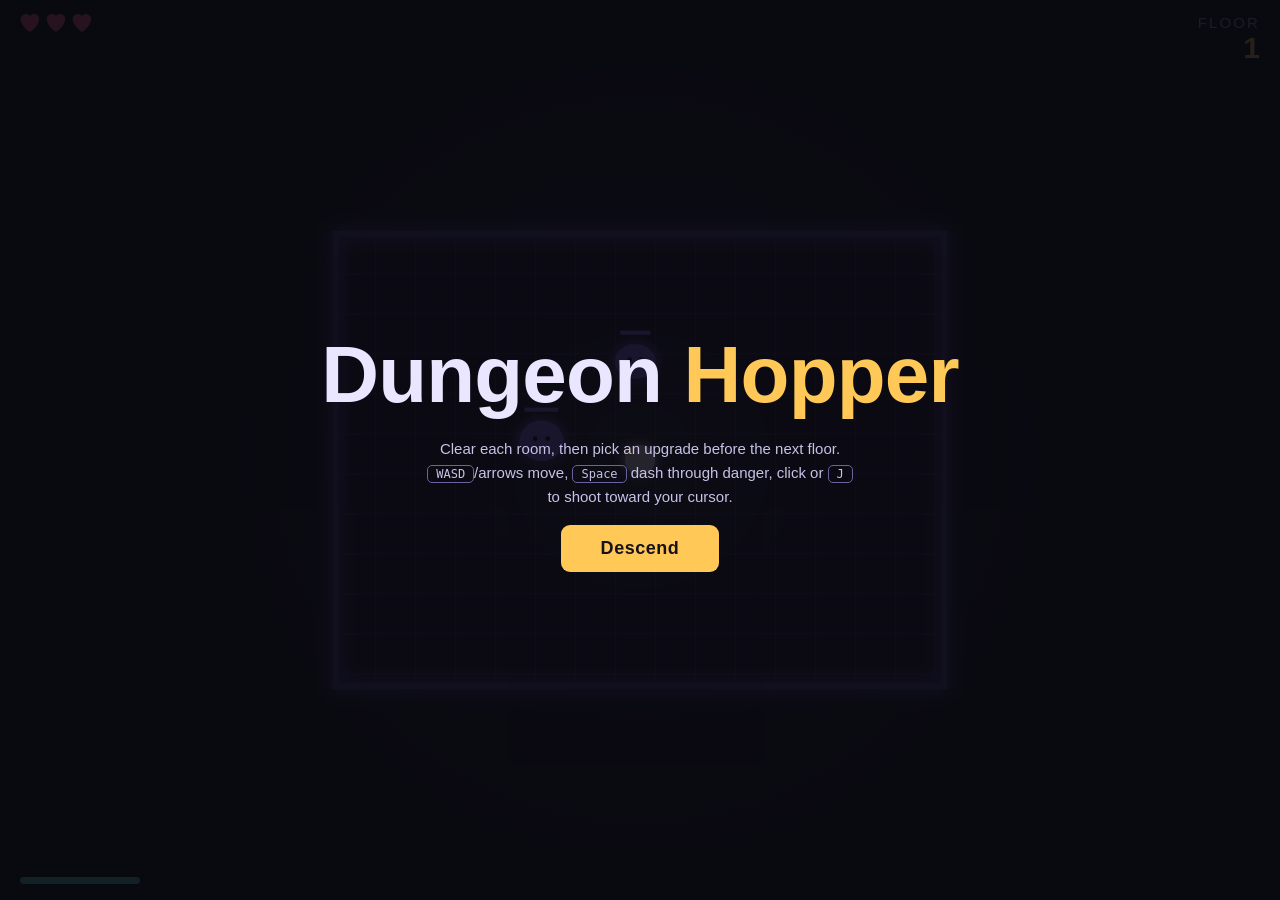
<file: games/Dungeon_Hopper_mobile.html>
<!DOCTYPE html>
<html lang="en">
<head>
<meta charset="UTF-8">
<meta name="viewport" content="width=device-width, initial-scale=1, viewport-fit=cover, user-scalable=no">
<title>Dungeon Hopper</title>
<style>
  :root{--bg:#0a0a10;--ink:#eae6ff;--gold:#ffc857;--teal:#4fd1c5;--rose:#ff5d8f;--violet:#8c6bff}
  *{box-sizing:border-box;margin:0;padding:0;-webkit-tap-highlight-color:transparent}
  html,body{height:100%;overflow:hidden;background:var(--bg);color:var(--ink);font-family:"Segoe UI","Helvetica Neue",Arial,sans-serif;touch-action:none;user-select:none;-webkit-user-select:none;-webkit-touch-callout:none;overscroll-behavior:none}
  canvas{position:fixed;inset:0;width:100%;height:100%;display:block;touch-action:none}
  #hud{position:fixed;left:0;right:0;top:0;padding:max(14px,env(safe-area-inset-top)) 20px 0;display:flex;justify-content:space-between;align-items:flex-start;pointer-events:none}
  #hearts i{display:inline-block;width:20px;height:20px;margin-right:6px;background:var(--rose);clip-path:path('M10 18 C -2 10 -1 0 6 0 C 9 0 10 2 10 3 C 10 2 11 0 14 0 C 21 0 22 10 10 18 Z');transition:opacity .25s,transform .25s}
  #hearts i.lost{opacity:.12;transform:scale(.5)}
  #floor{font-size:15px;letter-spacing:.14em;color:#9b94c7;text-align:right}
  #floor b{display:block;font-size:30px;color:var(--gold);letter-spacing:0}
  #dash{position:fixed;left:20px;bottom:calc(16px + env(safe-area-inset-bottom));width:120px;height:7px;background:rgba(255,255,255,.12);border-radius:4px;overflow:hidden;pointer-events:none}
  #dash i{display:block;height:100%;background:var(--teal);width:100%;transition:width .05s linear}
  #dashbtn{position:fixed;right:max(22px,env(safe-area-inset-right));bottom:calc(34px + env(safe-area-inset-bottom));width:84px;height:84px;border-radius:50%;border:3px solid var(--teal);background:rgba(79,209,197,.16);color:var(--teal);font-size:15px;font-weight:800;letter-spacing:.06em;padding:0;display:none;align-items:center;justify-content:center;touch-action:none}
  #dashbtn:active{background:rgba(79,209,197,.45);transform:scale(.94)}
  .mob{display:none}
  .panel{position:fixed;inset:0;display:flex;flex-direction:column;align-items:center;justify-content:center;gap:16px;background:rgba(10,10,16,.88);text-align:center;padding:24px}
  .panel.hide{display:none}
  h1{font-size:clamp(40px,9vw,80px);font-weight:800;letter-spacing:-.01em}
  h1 span{color:var(--gold)}
  p{max-width:440px;line-height:1.6;font-size:15px;color:#c7c2e8}
  kbd{border:1px solid #6a63a0;color:#c7c2e8;border-radius:5px;padding:1px 8px;font-size:12px}
  button{font:inherit;font-size:18px;font-weight:700;letter-spacing:.03em;color:#17111c;background:var(--gold);border:0;border-radius:9px;padding:13px 40px;cursor:pointer;transition:transform .12s}
  button:hover{transform:translateY(-2px)}
  button:focus-visible{outline:3px solid var(--teal);outline-offset:3px}
  #dashbtn{color:var(--teal);background:rgba(79,209,197,.16);padding:0;font-size:15px}
  #dashbtn:hover{transform:none}
  #final{font-size:20px;color:var(--teal)}
  #upgrades{display:flex;gap:16px;flex-wrap:wrap;justify-content:center;max-width:760px}
  .card{width:190px;background:#161022;border:1px solid #352a55;border-radius:12px;padding:18px 14px;cursor:pointer;text-align:left;transition:transform .15s,border-color .15s;position:relative;overflow:hidden}
  .card:hover,.card:focus-visible{transform:translateY(-4px);border-color:var(--teal);outline:none}
  .card .ic{width:34px;height:34px;border-radius:8px;margin-bottom:10px}
  .card h3{font-size:16px;margin-bottom:6px}
  .card p{font-size:12.5px;color:#9b94c7;max-width:none;line-height:1.4}
  @media (max-width:600px){
    #upgrades{gap:10px;flex-direction:column;align-items:center;width:100%}
    .card{width:100%;max-width:340px;display:grid;grid-template-columns:34px 1fr;column-gap:14px;padding:14px}
    .card .ic{grid-row:1/3;margin:0}
    .card h3{margin-bottom:3px}
    .panel{gap:12px;padding:16px}
  }
  @media (pointer:coarse){
    #menu p:first-of-type{display:none}
    .mob{display:block}
    #dash{left:20px;bottom:auto;top:calc(max(14px,env(safe-area-inset-top)) + 32px)}
    .card:hover{transform:none}
  }
  @media (prefers-reduced-motion:reduce){button,.card{transition:none}}
</style>
</head>
<body>
<canvas id="c"></canvas>
<div id="hud">
  <div id="hearts"></div>
  <div id="floor">FLOOR<b id="fl">1</b></div>
</div>
<div id="dash"><i id="dashfill"></i></div>
<button id="dashbtn" type="button" aria-label="Dash">DASH</button>

<div class="panel" id="menu">
  <h1>Dungeon <span>Hopper</span></h1>
  <p>Clear each room, then pick an upgrade before the next floor. <kbd>WASD</kbd>/arrows move, <kbd>Space</kbd> dash through danger, click or <kbd>J</kbd> to shoot toward your cursor.</p>
  <p class="mob">Clear each room, then pick an upgrade. Drag with your <b>left thumb</b> to move. Drag on the <b>right side</b> to aim and fire manually, or let it auto-aim at the nearest enemy. Tap <b>DASH</b> to slip through bullets.</p>
  <button id="go">Descend</button>
</div>
<div class="panel hide" id="choose">
  <h1 style="font-size:36px">Choose your edge</h1>
  <div id="upgrades"></div>
</div>
<div class="panel hide" id="over">
  <h1><span>Run</span> over</h1>
  <div id="final"></div>
  <button id="again">Try again</button>
</div>

<script>
(() => {
const cv = document.getElementById('c'), ctx = cv.getContext('2d');
const $ = id => document.getElementById(id);
let W, H, DPR, state = 'menu', floor = 1, cx, cy;

function resize(){
  DPR = Math.min(devicePixelRatio || 1, 2);
  W = innerWidth; H = innerHeight;
  cv.width = W*DPR; cv.height = H*DPR; ctx.setTransform(DPR,0,0,DPR,0,0);
  cx = W/2; cy = H/2 + 10;
}
addEventListener('resize', resize); resize();
addEventListener('contextmenu', e => e.preventDefault());

/* ---------- room geometry ---------- */
let room;
function makeRoom(){
  const narrow = W < 600;
  const w = Math.min(W-(narrow?20:120), 560+Math.random()*120), h = Math.min(H-(narrow?260:170), 380+Math.random()*100);
  room = { x: cx-w/2, y: cy-h/2 - (narrow?20:0), w, h };
}

/* ---------- input ---------- */
const keys = {};
let touchMode = false, lastAim = 0;
const touch = { move:{id:null,ox:0,oy:0,x:0,y:0}, aim:{id:null,ox:0,oy:0,x:0,y:0} };
const STICK_R = 54;

function setTouchMode(on){
  touchMode = on;
  $('dashbtn').style.display = on ? 'flex' : 'none';
}
function stickVec(s){
  if (s.id === null) return null;
  const dx = s.x-s.ox, dy = s.y-s.oy, d = Math.hypot(dx,dy);
  if (d < 8) return null;
  return { x:dx/d, y:dy/d, m:Math.min(1, d/STICK_R) };
}

addEventListener('keydown', e => {
  keys[e.key.toLowerCase()] = true;
  if (e.key === ' ') { e.preventDefault(); tryDash(); }
  if ((e.key === 'j' || e.key === 'J')) shoot();
  if (e.key === 'Enter' && state === 'menu') start();
});
addEventListener('keyup', e => keys[e.key.toLowerCase()] = false);
let mouse = {x:0,y:0,down:false};

cv.addEventListener('pointermove', e => {
  if (e.pointerType === 'mouse'){
    mouse.x = e.clientX; mouse.y = e.clientY;
    if (touchMode) setTouchMode(false);
    return;
  }
  for (const s of [touch.move, touch.aim]) if (s.id === e.pointerId){ s.x = e.clientX; s.y = e.clientY; }
});
cv.addEventListener('pointerdown', e => {
  if (e.pointerType === 'mouse'){ mouse.down = true; if (state==='play') shoot(); return; }
  if (!touchMode) setTouchMode(true);
  const s = e.clientX < W/2 ? touch.move : touch.aim;
  if (s.id !== null) return;
  s.id = e.pointerId; s.ox = s.x = e.clientX; s.oy = s.y = e.clientY;
  try { cv.setPointerCapture(e.pointerId); } catch(_){}
});
function release(e){
  if (e.pointerType === 'mouse'){ mouse.down = false; return; }
  for (const s of [touch.move, touch.aim]) if (s.id === e.pointerId) s.id = null;
}
cv.addEventListener('pointerup', release);
cv.addEventListener('pointercancel', release);
$('dashbtn').addEventListener('pointerdown', e => { e.preventDefault(); e.stopPropagation(); tryDash(); });

if (matchMedia('(pointer:coarse)').matches) setTouchMode(true);

const UPGRADES = {
  bounce:  { name:'Ricochet Shot', col:'#4fd1c5', desc:'Your shots bounce once off walls before fading.' },
  fire:    { name:'Ember Trail',   col:'#ff5d8f', desc:'Dashing leaves a burning trail that damages enemies.' },
  multi:   { name:'Twin Dash',     col:'#8c6bff', desc:'Dash charges twice before needing to recharge.' },
  pierce:  { name:'Piercing Bolt', col:'#ffc857', desc:'Shots punch through the first enemy they hit.' },
  speed:   { name:'Quickstep',     col:'#5bd1ff', desc:'Move speed up, and dash recharges faster.' },
  heart:   { name:'Vitality',      col:'#ff8aa8', desc:'Gain an extra heart, healed immediately.' },
  spread:  { name:'Spread Fire',   col:'#ffa65b', desc:'Fire three shots in a narrow fan.' },
  reflect: { name:'Mirror Guard',  col:'#b7ffea', desc:'Dashing through a shot sends it back at enemies.' }
};

function freshPlayer(){
  return {
    x: cx, y: cy, r: 15, hp: 3, maxHp: 3, speed: 230,
    dashT: 0, dashCd: 0, dashDur: .17, dashSpeed: 900, dashDir: {x:0,y:0},
    invuln: 0, shootCd: 0,
    up: { bounce:false, fire:false, multi:false, pierce:false, speed:false, spread:false, reflect:false },
    dashCharges: 1, dashMax: 1
  };
}
let P, bullets, ebullets, enemies, parts, doors, roomCleared, shake, trailFx;

function reset(){
  floor = 1; P = freshPlayer();
  startFloor();
}
function startFloor(){
  makeRoom();
  P.x = cx; P.y = room.y + room.h/2;
  bullets = []; ebullets = []; parts = []; doors = []; trailFx = [];
  roomCleared = false; shake = 0;
  spawnEnemies();
  hud();
}
function hud(){
  $('fl').textContent = floor;
  const h = $('hearts'); h.innerHTML = '';
  for (let i=0;i<P.maxHp;i++){ const el = document.createElement('i'); if (i>=P.hp) el.classList.add('lost'); h.appendChild(el); }
}

function spawnEnemies(){
  enemies = [];
  const n = Math.min(6, 2 + Math.floor(floor*0.7));
  const ry = room.y + room.h/2;
  for (let i=0;i<n;i++){
    const slime = Math.random() < 0.6 || floor === 1;
    const ang = Math.random()*6.283, rad = 80+Math.random()*120;
    let x = cx + Math.cos(ang)*rad, y = ry + Math.sin(ang)*rad;
    x = Math.max(room.x+40, Math.min(room.x+room.w-40, x));
    y = Math.max(room.y+40, Math.min(room.y+room.h-40, y));
    if (slime){
      enemies.push({ type:'slime', x, y, r:16+Math.random()*6, hp:2+Math.floor(floor/3), maxHp:2+Math.floor(floor/3),
        vx:(Math.random()-.5)*160, vy:(Math.random()-.5)*160, hitT:0 });
    } else {
      enemies.push({ type:'turret', x, y, r:17, hp:3, maxHp:3, fireT: .6+Math.random()*1, hitT:0 });
    }
  }
}

function tryDash(){
  if (state !== 'play' || P.dashCharges <= 0 || P.dashT > 0) return;
  let dx = (keys['d']||keys['arrowright']?1:0) - (keys['a']||keys['arrowleft']?1:0);
  let dy = (keys['s']||keys['arrowdown']?1:0) - (keys['w']||keys['arrowup']?1:0);
  const mv = stickVec(touch.move);
  if (mv){ dx = mv.x; dy = mv.y; }
  if (!dx && !dy){ dx = Math.cos(aimAngle()); dy = Math.sin(aimAngle()); }
  const l = Math.hypot(dx,dy)||1;
  P.dashDir = { x:dx/l, y:dy/l };
  P.dashT = P.dashDur; P.dashCharges--;
  spawnBurst(P.x, P.y, '#4fd1c5', 16);
}
function aimAngle(){
  if (touchMode) return lastAim;
  return Math.atan2(mouse.y-P.y, mouse.x-P.x);
}
// Touch: aim stick aims + fires; otherwise auto-aim at nearest enemy
function touchAssist(){
  if (!touchMode) return;
  const av = stickVec(touch.aim);
  if (av){ lastAim = Math.atan2(av.y, av.x); shoot(); return; }
  let best = null, bd = 1e9;
  for (const e of enemies) if (!e.dead){ const d = Math.hypot(e.x-P.x, e.y-P.y); if (d < bd){ bd = d; best = e; } }
  if (best){ lastAim = Math.atan2(best.y-P.y, best.x-P.x); shoot(); }
}

function shoot(){
  if (state !== 'play' || P.shootCd > 0) return;
  P.shootCd = 0.26;
  const base = aimAngle();
  const angs = P.up.spread ? [base-.26, base, base+.26] : [base];
  for (const a of angs)
    bullets.push({ x:P.x+Math.cos(a)*20, y:P.y+Math.sin(a)*20, vx:Math.cos(a)*620, vy:Math.sin(a)*620, r:5, bounced:false, pierced:false });
}

function spawnBurst(x,y,col,n,spd=220){
  for (let i=0;i<n;i++){
    const a = Math.random()*6.283, v = Math.random()*spd;
    parts.push({x,y,vx:Math.cos(a)*v,vy:Math.sin(a)*v,life:1,r:2+Math.random()*3,col});
  }
}

function clampToRoom(e, r){
  e.x = Math.max(room.x+r, Math.min(room.x+room.w-r, e.x));
  e.y = Math.max(room.y+r, Math.min(room.y+room.h-r, e.y));
}

function hurt(dmg){
  if (P.invuln > 0) return;
  P.hp -= dmg; P.invuln = 1.0; shake = 14; hud();
  spawnBurst(P.x, P.y, '#ff5d8f', 20);
  if (navigator.vibrate) navigator.vibrate(60);
  if (P.hp <= 0) gameOver();
}
function gameOver(){
  state = 'over';
  $('final').textContent = 'Reached floor ' + floor;
  setTimeout(() => $('over').classList.remove('hide'), 600);
}

function update(dt){
  if (shake > 0) shake -= dt*30;
  touchAssist();
  if (P.dashT > 0){
    P.dashT -= dt;
    P.x += P.dashDir.x * P.dashSpeed * dt;
    P.y += P.dashDir.y * P.dashSpeed * dt;
    if (P.up.fire) trailFx.push({x:P.x,y:P.y,life:1,r:14});
    for (let i=ebullets.length-1;i>=0;i--){
      const b = ebullets[i];
      if (Math.hypot(b.x-P.x,b.y-P.y) < P.r+b.r+6){
        if (P.up.reflect){
          const a = Math.atan2(P.y-b.y, P.x-b.x) + Math.PI;
          b.vx = Math.cos(a)*520; b.vy = Math.sin(a)*520; b.friendly = true;
          spawnBurst(b.x,b.y,'#b7ffea',10);
        } else { ebullets.splice(i,1); spawnBurst(b.x,b.y,'#4fd1c5',8); }
      }
    }
  } else {
    let dx = (keys['d']||keys['arrowright']?1:0) - (keys['a']||keys['arrowleft']?1:0);
    let dy = (keys['s']||keys['arrowdown']?1:0) - (keys['w']||keys['arrowup']?1:0);
    const mv = stickVec(touch.move);
    let l;
    if (mv){ dx = mv.x*mv.m; dy = mv.y*mv.m; l = 1; } else l = Math.hypot(dx,dy)||1;
    P.x += dx/l*P.speed*dt; P.y += dy/l*P.speed*dt;
  }
  clampToRoom(P, P.r);
  if (P.invuln > 0) P.invuln -= dt;
  if (P.shootCd > 0) P.shootCd -= dt;
  const dashRegenMul = P.up.speed ? 1.7 : 1;
  if (P.dashCharges < P.dashMax){ P.dashCd -= dt*dashRegenMul; if (P.dashCd <= 0){ P.dashCharges++; P.dashCd = 0.9; } }
  const pct = (P.dashCharges>=P.dashMax ? 100 : Math.max(0,100-100*P.dashCd/0.9)) + '%';
  $('dashfill').style.width = pct;
  $('dashbtn').style.opacity = P.dashCharges > 0 ? 1 : .4;

  for (const t of trailFx) t.life -= dt*1.1;
  trailFx = trailFx.filter(t => t.life > 0);
  if (trailFx.length) for (const e of enemies){
    for (const t of trailFx) if (t.life > .3 && Math.hypot(t.x-e.x,t.y-e.y) < t.r+e.r){ damageEnemy(e, dt*3); break; }
  }

  for (let i=bullets.length-1;i>=0;i--){
    const b = bullets[i]; b.x += b.vx*dt; b.y += b.vy*dt;
    let dead = false;
    if (b.x < room.x+6 || b.x > room.x+room.w-6){ if (P.up.bounce && !b.bounced){ b.vx*=-1; b.bounced=true; } else dead = true; }
    if (b.y < room.y+6 || b.y > room.y+room.h-6){ if (P.up.bounce && !b.bounced){ b.vy*=-1; b.bounced=true; } else dead = true; }
    for (const e of enemies){
      if (!e.dead && Math.hypot(b.x-e.x,b.y-e.y) < b.r+e.r){
        damageEnemy(e, 1);
        spawnBurst(b.x,b.y,'#ffc857',8);
        if (!(P.up.pierce && !b.pierced)) dead = true; else b.pierced = true;
        break;
      }
    }
    if (dead) bullets.splice(i,1);
  }

  for (let i=ebullets.length-1;i>=0;i--){
    const b = ebullets[i]; b.x += b.vx*dt; b.y += b.vy*dt;
    let dead = b.x < room.x || b.x > room.x+room.w || b.y < room.y || b.y > room.y+room.h;
    if (b.friendly){
      for (const e of enemies) if (!e.dead && Math.hypot(b.x-e.x,b.y-e.y) < b.r+e.r){ damageEnemy(e,1); spawnBurst(b.x,b.y,'#b7ffea',8); dead = true; break; }
    } else if (Math.hypot(b.x-P.x,b.y-P.y) < b.r+P.r){ hurt(1); dead = true; }
    if (dead) ebullets.splice(i,1);
  }

  let alive = 0;
  for (const e of enemies){
    if (e.dead){ continue; }
    alive++;
    if (e.hitT > 0) e.hitT -= dt;
    if (e.type === 'slime'){
      e.vx += (Math.random()-.5)*40*dt*60*dt; e.vy += (Math.random()-.5)*40*dt*60*dt;
      const d = Math.hypot(P.x-e.x, P.y-e.y);
      if (d > 1){ e.vx += (P.x-e.x)/d*18; e.vy += (P.y-e.y)/d*18; }
      const sp = Math.hypot(e.vx,e.vy), maxSp = 140+floor*5;
      if (sp > maxSp){ e.vx = e.vx/sp*maxSp; e.vy = e.vy/sp*maxSp; }
      e.x += e.vx*dt; e.y += e.vy*dt;
      if (e.x < room.x+e.r || e.x > room.x+room.w-e.r) e.vx *= -0.9;
      if (e.y < room.y+e.r || e.y > room.y+room.h-e.r) e.vy *= -0.9;
      clampToRoom(e, e.r);
      if (Math.hypot(P.x-e.x,P.y-e.y) < P.r+e.r-2) hurt(1);
    } else {
      e.fireT -= dt;
      if (e.fireT <= 0){
        e.fireT = Math.max(0.7, 1.7 - floor*0.06);
        const a = Math.atan2(P.y-e.y, P.x-e.x);
        ebullets.push({ x:e.x+Math.cos(a)*22, y:e.y+Math.sin(a)*22, vx:Math.cos(a)*260, vy:Math.sin(a)*260, r:6 });
      }
    }
  }
  for (const p of parts){ p.x += p.vx*dt; p.y += p.vy*dt; p.vx *= .9; p.vy *= .9; p.life -= dt*2; }
  parts = parts.filter(p => p.life > 0);

  if (!roomCleared && alive === 0){ roomCleared = true; openChoice(); }
}

function damageEnemy(e, dmg){
  if (e.dead) return;
  e.hp -= dmg; e.hitT = .15;
  if (e.hp <= 0){ e.dead = true; spawnBurst(e.x,e.y, e.type==='slime'?'#8c6bff':'#ffc857', 26, 300); }
}

/* ---------- upgrade choice ---------- */
function openChoice(){
  state = 'choice';
  const pool = Object.keys(UPGRADES).filter(k => !(k==='multi' && P.dashMax>=3) && !(k==='heart' && P.maxHp>=8));
  const picks = [];
  while (picks.length < 3 && pool.length){ const i = Math.random()*pool.length|0; picks.push(pool.splice(i,1)[0]); }
  const box = $('upgrades'); box.innerHTML = '';
  picks.forEach(key => {
    const u = UPGRADES[key];
    const card = document.createElement('div');
    card.className = 'card'; card.tabIndex = 0;
    card.innerHTML = `<div class="ic" style="background:${u.col}"></div><h3>${u.name}</h3><p>${u.desc}</p>`;
    const pick = () => applyUpgrade(key);
    card.onclick = pick; card.onkeydown = e => { if (e.key === 'Enter' || e.key === ' ') pick(); };
    box.appendChild(card);
  });
  $('choose').classList.remove('hide');
}
function applyUpgrade(key){
  if (key === 'multi'){ P.dashMax++; P.dashCharges = P.dashMax; }
  else if (key === 'speed'){ P.speed += 55; }
  else if (key === 'heart'){ P.maxHp++; P.hp = P.maxHp; }
  else { P.up[key] = true; }
  $('choose').classList.add('hide');
  floor++;
  touch.move.id = touch.aim.id = null;
  startFloor();
  state = 'play';
}

/* ---------- render ---------- */
function drawRoom(){
  ctx.save();
  const mid = room.y + room.h/2;
  const grd = ctx.createRadialGradient(cx,mid,40,cx,mid,Math.max(room.w,room.h)*.75);
  grd.addColorStop(0,'#1c1630'); grd.addColorStop(1,'#0a0a10');
  ctx.fillStyle = grd; ctx.fillRect(0,0,W,H);
  ctx.fillStyle = '#181225';
  ctx.fillRect(room.x, room.y, room.w, room.h);
  ctx.strokeStyle = 'rgba(140,107,255,.25)'; ctx.lineWidth = 1;
  for (let x=room.x; x<room.x+room.w; x+=40){ ctx.beginPath(); ctx.moveTo(x,room.y); ctx.lineTo(x,room.y+room.h); ctx.stroke(); }
  for (let y=room.y; y<room.y+room.h; y+=40){ ctx.beginPath(); ctx.moveTo(room.x,y); ctx.lineTo(room.x+room.w,y); ctx.stroke(); }
  const lg = ctx.createRadialGradient(P.x,P.y,10,P.x,P.y,180);
  lg.addColorStop(0,'rgba(255,255,255,.08)'); lg.addColorStop(1,'rgba(255,255,255,0)');
  ctx.fillStyle = lg; ctx.fillRect(room.x,room.y,room.w,room.h);
  ctx.strokeStyle = '#4b3f82'; ctx.lineWidth = 6; ctx.shadowColor = '#8c6bff'; ctx.shadowBlur = 18;
  ctx.strokeRect(room.x, room.y, room.w, room.h);
  ctx.shadowBlur = 0;
  ctx.restore();
}
function shadowOf(x,y,r){
  ctx.save(); ctx.globalAlpha = .35; ctx.fillStyle = '#000';
  ctx.beginPath(); ctx.ellipse(x, y+r*.75, r*.9, r*.35, 0, 0, 7); ctx.fill(); ctx.restore();
}
function drawSticks(){
  if (!touchMode) return;
  for (const [s, col] of [[touch.move,'#4fd1c5'],[touch.aim,'#ffc857']]){
    if (s.id === null) continue;
    const dx = s.x-s.ox, dy = s.y-s.oy, d = Math.hypot(dx,dy)||1, k = Math.min(1, STICK_R/d);
    ctx.save();
    ctx.strokeStyle = col; ctx.fillStyle = col; ctx.lineWidth = 2;
    ctx.globalAlpha = .35; ctx.beginPath(); ctx.arc(s.ox,s.oy,STICK_R,0,7); ctx.stroke();
    ctx.globalAlpha = .6; ctx.beginPath(); ctx.arc(s.ox+dx*k, s.oy+dy*k, 22, 0, 7); ctx.fill();
    ctx.restore();
  }
}

function draw(){
  ctx.save();
  if (shake > 0) ctx.translate((Math.random()-.5)*shake, (Math.random()-.5)*shake);
  drawRoom();

  for (const t of trailFx){
    ctx.globalAlpha = Math.max(0,t.life)*.6; ctx.fillStyle = '#ff5d8f'; ctx.shadowColor = '#ff5d8f'; ctx.shadowBlur = 20;
    ctx.beginPath(); ctx.arc(t.x,t.y,t.r,0,7); ctx.fill();
  }
  ctx.globalAlpha = 1; ctx.shadowBlur = 0;

  for (const e of enemies){
    if (e.dead) continue;
    shadowOf(e.x,e.y,e.r);
    const col = e.type==='slime' ? '#8c6bff' : '#ffc857';
    ctx.save();
    ctx.shadowColor = col; ctx.shadowBlur = e.hitT>0 ? 28 : 14;
    ctx.fillStyle = e.hitT>0 ? '#fff' : col;
    if (e.type==='slime'){
      const sq = 1 + Math.sin(performance.now()/160 + e.x)*.12;
      ctx.beginPath(); ctx.ellipse(e.x, e.y, e.r*sq, e.r/sq, 0, 0, 7); ctx.fill();
      ctx.fillStyle='#0a0a10'; ctx.beginPath(); ctx.arc(e.x-e.r*.3,e.y-e.r*.1,2.4,0,7); ctx.arc(e.x+e.r*.3,e.y-e.r*.1,2.4,0,7); ctx.fill();
    } else {
      ctx.translate(e.x,e.y); ctx.rotate(performance.now()/900);
      ctx.beginPath();
      for (let i=0;i<6;i++){ const a = i/6*6.283, r2 = i%2? e.r*.6:e.r; ctx.lineTo(Math.cos(a)*r2, Math.sin(a)*r2); }
      ctx.closePath(); ctx.fill();
    }
    ctx.restore();
    if (e.maxHp > 1){
      const w = e.r*1.6, x0 = e.x-w/2, y0 = e.y-e.r-12;
      ctx.fillStyle = 'rgba(255,255,255,.15)'; ctx.fillRect(x0,y0,w,4);
      ctx.fillStyle = col; ctx.fillRect(x0,y0,w*e.hp/e.maxHp,4);
    }
  }

  for (const b of bullets){ ctx.save(); ctx.shadowColor='#ffc857'; ctx.shadowBlur=16; ctx.fillStyle='#ffe9b8'; ctx.beginPath(); ctx.arc(b.x,b.y,b.r,0,7); ctx.fill(); ctx.restore(); }
  for (const b of ebullets){ ctx.save(); const c = b.friendly?'#b7ffea':'#ff5d8f'; ctx.shadowColor=c; ctx.shadowBlur=16; ctx.fillStyle=c; ctx.beginPath(); ctx.arc(b.x,b.y,b.r,0,7); ctx.fill(); ctx.restore(); }
  for (const p of parts){ ctx.globalAlpha = Math.max(0,p.life); ctx.fillStyle = p.col; ctx.beginPath(); ctx.arc(p.x,p.y,p.r,0,7); ctx.fill(); }
  ctx.globalAlpha = 1;

  shadowOf(P.x,P.y,P.r);
  ctx.save();
  if (P.invuln > 0 && Math.floor(P.invuln*18)%2===0) ctx.globalAlpha = .4;
  ctx.shadowColor = P.dashT>0 ? '#4fd1c5' : '#eae6ff'; ctx.shadowBlur = P.dashT>0 ? 30 : 12;
  ctx.fillStyle = '#eae6ff';
  ctx.beginPath(); ctx.arc(P.x,P.y,P.r,0,7); ctx.fill();
  const a = aimAngle();
  ctx.fillStyle = '#ffc857';
  ctx.beginPath(); ctx.arc(P.x+Math.cos(a)*P.r*.9, P.y+Math.sin(a)*P.r*.9, 4, 0, 7); ctx.fill();
  ctx.restore();
  ctx.globalAlpha = 1; ctx.shadowBlur = 0;

  ctx.restore();
  drawSticks();
}

let last = 0;
function loop(t){
  const dt = Math.min(.033, (t-last)/1000 || 0); last = t;
  if (state === 'play') update(dt);
  draw();
  requestAnimationFrame(loop);
}

function start(){
  state = 'play';
  $('menu').classList.add('hide'); $('over').classList.add('hide'); $('choose').classList.add('hide');
  touch.move.id = touch.aim.id = null;
  reset();
}
$('go').onclick = start; $('again').onclick = start;

reset(); requestAnimationFrame(loop);
})();
</script>
</body>
</html>
</file>
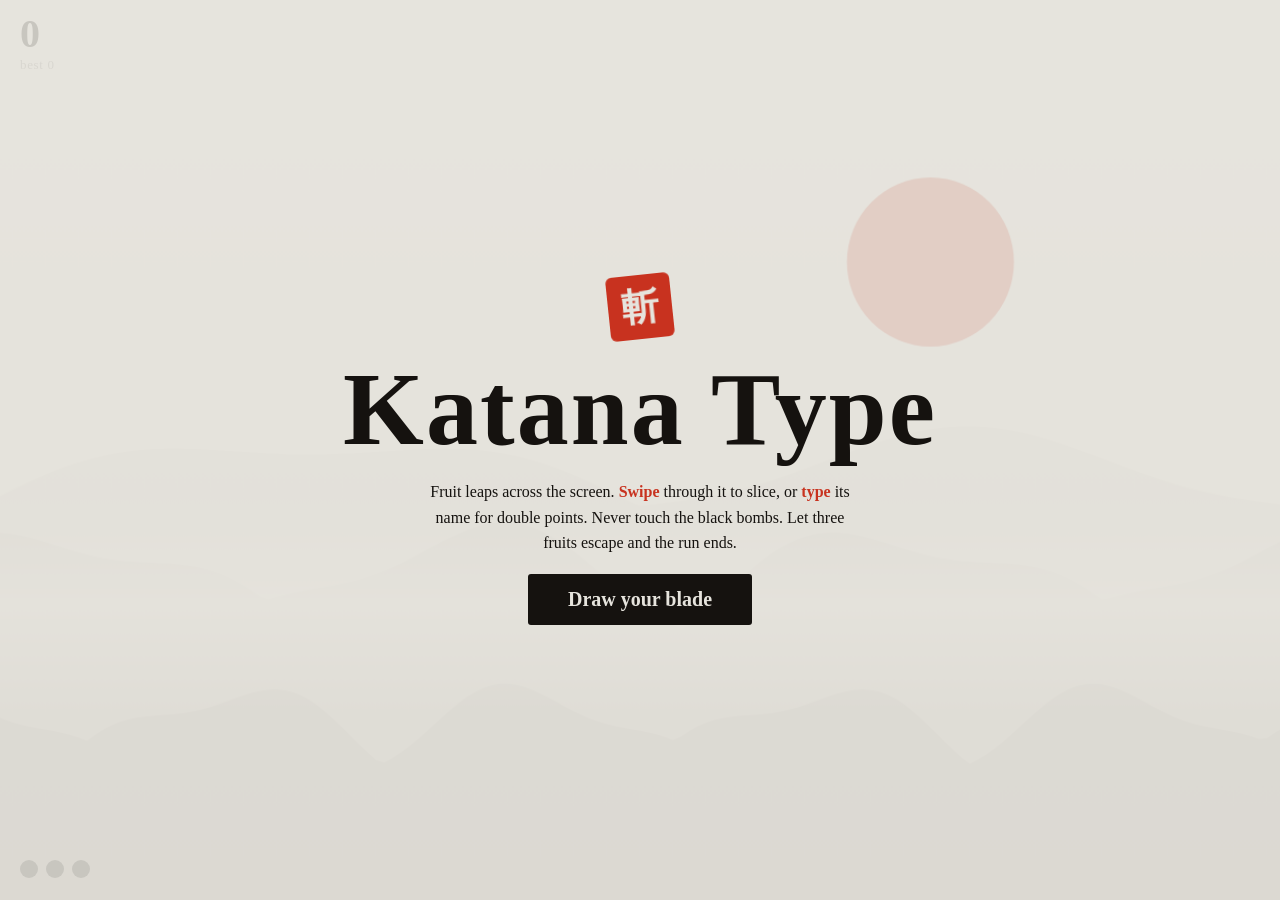
<file: games/Katana_Type_mobile.html>
<!DOCTYPE html>
<html lang="en">
<head>
<meta charset="UTF-8">
<meta name="viewport" content="width=device-width, initial-scale=1, viewport-fit=cover, user-scalable=no">
<title>Katana Type</title>
<style>
  :root{--paper:#e6e4dd;--sumi:#15120f;--ver:#c8321f;--wash:#8a8a85;
    --serif:"Hiragino Mincho ProN","Yu Mincho","Noto Serif JP","Songti SC",Georgia,serif}
  *{box-sizing:border-box;margin:0;padding:0;-webkit-tap-highlight-color:transparent}
  html,body{height:100%;overflow:hidden;background:var(--paper);color:var(--sumi);font-family:var(--serif);touch-action:none;user-select:none;-webkit-user-select:none;overscroll-behavior:none}
  canvas{position:fixed;top:0;left:0;width:100%;height:100%;display:block;cursor:crosshair;touch-action:none}
  #hud{position:fixed;top:0;left:0;right:0;height:100%;pointer-events:none;padding:max(14px,env(safe-area-inset-top)) 20px 0}
  #hud>div{position:absolute;top:max(14px,env(safe-area-inset-top))}
  #score{left:20px;font-size:40px;font-weight:700;line-height:1}
  #score small{display:block;font-size:13px;font-weight:400;color:var(--wash);letter-spacing:.05em;margin-top:4px}
  #lives{left:20px;top:auto!important;bottom:calc(18px + env(safe-area-inset-bottom))}
  #lives i{display:inline-block;width:18px;height:18px;border-radius:50%;background:var(--sumi);margin-right:8px;transition:transform .3s,opacity .3s}
  #lives i.lost{opacity:.15;transform:scale(.5)}
  #combo{right:20px;text-align:right;font-size:44px;font-weight:700;color:var(--ver);line-height:1;opacity:0}
  #combo small{display:block;font-size:13px;font-weight:400;color:var(--sumi);margin-top:4px}
  #combo.pop{animation:pop .35s ease-out}
  @keyframes pop{0%{transform:scale(1.6) rotate(-4deg)}100%{transform:scale(1) rotate(0)}}
  #kb{display:none;position:absolute;right:20px;top:auto!important;bottom:calc(14px + env(safe-area-inset-bottom));pointer-events:auto;width:56px;height:56px;padding:0;border-radius:50%;font-size:24px;line-height:56px;text-align:center;background:var(--sumi);color:var(--paper);border:0;opacity:.85}
  #kb.on{background:var(--ver)}
  .touch #kb{display:block}
  #typer{position:fixed;left:0;top:0;width:1px;height:1px;opacity:0;border:0;padding:0;font-size:16px;pointer-events:none}
  .panel{position:fixed;inset:0;display:flex;flex-direction:column;align-items:center;justify-content:center;gap:18px;background:rgba(230,228,221,.86);text-align:center;padding:24px;z-index:5}
  .panel.hide{display:none}
  h1{font-size:clamp(46px,11vw,104px);font-weight:900;letter-spacing:.02em;line-height:1}
  .stamp{display:inline-flex;align-items:center;justify-content:center;width:64px;height:64px;background:var(--ver);color:var(--paper);font-size:38px;font-weight:900;border-radius:6px;transform:rotate(-6deg)}
  p{max-width:440px;line-height:1.6;font-size:16px}
  p span{color:var(--ver);font-weight:700}
  .panel button{font:inherit;font-size:20px;font-weight:700;color:var(--paper);background:var(--sumi);border:0;padding:14px 40px;cursor:pointer;border-radius:3px;transition:background .15s;min-height:48px}
  .panel button:hover{background:var(--ver)}
  button:focus-visible{outline:3px solid var(--ver);outline-offset:3px}
  #final{font-size:26px}
  .tip{display:none}.touch .tip{display:inline}.touch .pc{display:none}
  @media (prefers-reduced-motion:reduce){#combo.pop{animation:none}}
</style>
</head>
<body>
<canvas id="c"></canvas>
<div id="hud">
  <div id="score"><span id="sc">0</span><small>best <span id="hi">0</span></small></div>
  <div id="combo"><span id="cm">x1</span><small id="cn">0 chain</small></div>
  <div id="lives"><i></i><i></i><i></i></div>
  <button id="kb" aria-label="Toggle keyboard">⌨</button>
</div>
<input id="typer" type="text" autocomplete="off" autocorrect="off" autocapitalize="none" spellcheck="false" enterkeyhint="done" aria-label="Type fruit names">

<div class="panel" id="menu">
  <div class="stamp">斬</div>
  <h1>Katana Type</h1>
  <p>Fruit leaps across the screen. <span>Swipe</span> through it to slice, or <span>type</span> its name for double points<span class="tip"> (tap the ⌨ button for the keyboard)</span>. Never touch the black bombs. Let three fruits escape and the run ends.</p>
  <button id="go">Draw your blade</button>
</div>
<div class="panel hide" id="over">
  <div class="stamp">終</div>
  <h1>Blade dulled</h1>
  <div id="final"></div>
  <button id="again">Cut again</button>
</div>

<script>
(() => {
const cv = document.getElementById('c'), ctx = cv.getContext('2d');
const $ = id => document.getElementById(id);
const FONT = getComputedStyle(document.documentElement).getPropertyValue('--serif');
const PAPER = '#e6e4dd', SUMI = '#15120f', VER = '#c8321f';
const vv = window.visualViewport;
const isTouch = matchMedia('(pointer:coarse)').matches || 'ontouchstart' in window;
if (isTouch) document.body.classList.add('touch');
let W, H, DPR, FS, bg, state = 'menu';

function resize(){
  DPR = Math.min(devicePixelRatio || 1, 2);
  W = innerWidth; H = Math.round(vv ? vv.height : innerHeight);
  cv.width = W*DPR; cv.height = H*DPR;
  cv.style.height = H + 'px'; $('hud').style.height = H + 'px';
  ctx.setTransform(DPR,0,0,DPR,0,0);
  FS = Math.max(30, Math.min(48, W/16));
  paintBg();
}
function paintBg(){
  bg = document.createElement('canvas'); bg.width = W*DPR; bg.height = H*DPR;
  const g = bg.getContext('2d'); g.scale(DPR,DPR);
  const grd = g.createLinearGradient(0,0,0,H);
  grd.addColorStop(0,'#eeece6'); grd.addColorStop(1,'#d9d7cf');
  g.fillStyle = grd; g.fillRect(0,0,W,H);
  g.fillStyle = VER; g.globalAlpha = .85;
  g.beginPath(); g.arc(W*0.72, H*0.3, Math.min(W,H)*0.09, 0, 7); g.fill();
  g.globalAlpha = 1;
  const layers = [[.58,.10,'rgba(21,18,15,.07)',2.1],[.70,.12,'rgba(21,18,15,.10)',3.3],[.84,.09,'rgba(21,18,15,.14)',4.7]];
  layers.forEach(([by,amp,col,f],li) => {
    g.fillStyle = col; g.beginPath(); g.moveTo(0,H);
    for (let x=0;x<=W;x+=8){
      const t = x/W;
      g.lineTo(x, H*by - H*amp*(Math.abs(Math.sin(t*f*3+li))*.7 + Math.sin(t*f*9+li*2)*.15 + .2));
    }
    g.lineTo(W,H); g.fill();
  });
  const m = g.createLinearGradient(0,H*.55,0,H*.78);
  m.addColorStop(0,'rgba(238,236,230,0)'); m.addColorStop(.5,'rgba(238,236,230,.65)'); m.addColorStop(1,'rgba(238,236,230,0)');
  g.fillStyle = m; g.fillRect(0,H*.55,W,H*.23);
}
addEventListener('resize', resize);
if (vv){ vv.addEventListener('resize', resize); vv.addEventListener('scroll', () => scrollTo(0,0)); }
resize();

/* fruit words, longer ones appear as the score climbs */
const WORDS = [
  ['fig','plum','pear','lime','kiwi','date','apple','peach','mango','grape','lemon','guava'],
  ['orange','banana','cherry','papaya','melon','coconut','apricot','lychee','currant','quince','tangelo','olive'],
  ['pineapple','watermelon','strawberry','blueberry','raspberry','pomegranate','dragonfruit','tangerine','grapefruit','blackberry']
];
let best = 0; try { best = +localStorage.getItem('katana-best') || 0; } catch(e){}
$('hi').textContent = best;

let items, halves, parts, slashes, trail, score, lives, combo, comboT, mult, spawnT, tgt, shake, hit, bigT, bigA, G, lastPt;

function reset(){
  items = []; halves = []; parts = []; slashes = []; trail = [];
  score = 0; lives = 3; combo = 0; comboT = 0; mult = 1; spawnT = .6; tgt = null; shake = 0; hit = 0; bigT = 0; bigA = 0; lastPt = null;
  hud();
}
function hud(){
  $('sc').textContent = Math.floor(score);
  document.querySelectorAll('#lives i').forEach((el,i) => el.classList.toggle('lost', i >= lives));
  const c = $('combo');
  c.style.opacity = combo > 1 ? 1 : 0;
  $('cm').textContent = 'x' + mult; $('cn').textContent = combo + ' chain';
}
function popCombo(){ const c = $('combo'); c.classList.remove('pop'); void c.offsetWidth; c.classList.add('pop'); }

function spawn(){
  const bomb = score > 120 && Math.random() < 0.13;
  const tier = Math.min(2, Math.floor(score/700));
  let txt = '', o;
  if (!bomb){
    const pool = WORDS[Math.min(2, tier + (Math.random() < .3 ? 1 : 0))];
    const used = items.filter(i => !i.bomb).map(i => i.t[0]);
    for (let k=0;k<10;k++){ txt = pool[Math.random()*pool.length|0]; if (!used.includes(txt[0])) break; }
  }
  ctx.font = `700 ${FS}px ${FONT}`;
  const w = bomb ? 56 : ctx.measureText(txt).width, h = bomb ? 56 : FS*1.1;
  o = { t:txt, bomb, w, h, x:0, y:0, vx:0, vy:0, rot:0, vr:(Math.random()-.5)*(bomb?4:1.2), typed:0 };
  const g = G;
  if (Math.random() < .72){
    const m = Math.min(.45, (w/2+10)/W);
    o.x = W*(m+(1-2*m)*Math.random()); o.y = H+50;
    o.vy = -Math.sqrt(2*g*H*(.4+.4*Math.random()));
    const t = 2*Math.abs(o.vy)/g;
    o.vx = (W*(.2+.6*Math.random()) - o.x)/t;
  } else {
    const left = Math.random() < .5;
    o.x = left ? -o.w : W+o.w; o.y = H*(.3+.4*Math.random());
    o.vx = (left?1:-1)*(180+240*Math.random())*(W/900+.4);
    o.vy = -(60+260*Math.random())*(H/700+.3);
  }
  items.push(o);
}

function dSeg(px,py,x1,y1,x2,y2){
  const dx = x2-x1, dy = y2-y1, l2 = dx*dx+dy*dy;
  let t = l2 ? ((px-x1)*dx+(py-y1)*dy)/l2 : 0; t = Math.max(0, Math.min(1, t));
  return Math.hypot(px-(x1+t*dx), py-(y1+t*dy));
}
function touches(o, ax, ay, bx, by){
  const len = Math.hypot(bx-ax, by-ay), n = Math.max(1, Math.ceil(len/6));
  const hw = Math.max(0, o.w/2 - o.h*.3), c = Math.cos(o.rot), s = Math.sin(o.rot);
  const x1 = o.x-c*hw, y1 = o.y-s*hw, x2 = o.x+c*hw, y2 = o.y+s*hw, r = o.h*.5 + (isTouch ? 8 : 0);
  for (let i=0;i<=n;i++){
    const px = ax+(bx-ax)*i/n, py = ay+(by-ay)*i/n;
    if (dSeg(px,py,x1,y1,x2,y2) < r) return true;
  }
  return false;
}

function ink(x, y, n, spd, red){
  for (let i=0;i<n;i++){
    const a = Math.random()*6.283, v = Math.random()*spd;
    parts.push({x,y,vx:Math.cos(a)*v,vy:Math.sin(a)*v-spd*.2,life:1,r:1.5+Math.random()*4,col:red&&Math.random()<.4?VER:SUMI});
  }
}
function streak(x1,y1,x2,y2,w,decay){ slashes.push({x1,y1,x2,y2,w,life:1,decay}); }

function lose(){
  lives--; combo = 0; mult = 1; shake = 14; hud();
  if (lives <= 0) die();
}
function die(){
  state = 'over';
  $('typer').blur(); $('kb').classList.remove('on');
  const s = Math.floor(score);
  const nb = s > best; if (nb){ best = s; try{ localStorage.setItem('katana-best', s); }catch(e){} $('hi').textContent = best; }
  $('final').textContent = 'Score ' + s + (nb ? ' · new best' : '');
  setTimeout(() => $('over').classList.remove('hide'), 600);
}

function cut(o, ang, typed){
  items.splice(items.indexOf(o), 1);
  if (tgt === o) tgt = null;
  const nx = -Math.sin(ang), ny = Math.cos(ang);
  if (o.bomb){
    ink(o.x, o.y, 70, 520, true); shake = 22; hit = .12;
    streak(o.x-Math.cos(ang)*120, o.y-Math.sin(ang)*120, o.x+Math.cos(ang)*120, o.y+Math.sin(ang)*120, 26, 2.2);
    lose(); return;
  }
  for (const side of [1,-1]){
    halves.push({ t:o.t, w:o.w, h:o.h, x:o.x, y:o.y, vx:o.vx+side*nx*150, vy:o.vy+side*ny*150-60, rot:o.rot, vr:o.vr+side*(1+Math.random()*2), cl:ang-o.rot, side, life:1 });
  }
  const L = o.w*.8+30;
  streak(o.x-Math.cos(ang)*L, o.y-Math.sin(ang)*L, o.x+Math.cos(ang)*L, o.y+Math.sin(ang)*L, typed?18:12, 3);
  ink(o.x, o.y, 22+o.t.length*3, 380, true);
  combo++; comboT = 2.2; mult = Math.min(8, 1 + Math.floor(combo/4));
  score += o.t.length*10*mult*(typed?2:1);
  hit = .05; shake = Math.max(shake, 5);
  if (combo % 5 === 0){
    const a = (Math.random()<.5?-1:1)*(.4+Math.random()*.5);
    const cx = W/2, cy = H/2, d = Math.hypot(W,H);
    streak(cx-Math.cos(a)*d, cy-Math.sin(a)*d, cx+Math.cos(a)*d, cy+Math.sin(a)*d, 70, 1.5);
    bigT = 1; bigA = a; shake = 20;
  }
  hud(); if (combo > 1) popCombo();
}

function update(dt){
  if (hit > 0){ hit -= dt; dt *= .15; }
  G = H*1.15*(1 + score/7000);
  if (comboT > 0){ comboT -= dt; if (comboT <= 0 && combo){ combo = 0; mult = 1; hud(); } }
  spawnT -= dt;
  if (spawnT <= 0){ spawn(); spawnT = Math.max(.5, 1.35 - score/2600)*(.7+Math.random()*.7); }
  for (let i=items.length-1;i>=0;i--){
    const o = items[i];
    o.vy += G*dt; o.x += o.vx*dt; o.y += o.vy*dt; o.rot += o.vr*dt*.4;
    if (o.rot > .5) o.rot = .5; if (o.rot < -.5) o.rot = -.5;
    const out = (o.y > H+70 && o.vy > 0) || o.x < -o.w-120 || o.x > W+o.w+120;
    if (out && o.y > -50){
      items.splice(i,1);
      if (tgt === o) tgt = null;
      if (!o.bomb){ lose(); if (state==='over') return; }
    } else if (out) items.splice(i,1);
  }
  for (let i=halves.length-1;i>=0;i--){
    const h = halves[i]; h.vy += G*dt; h.x += h.vx*dt; h.y += h.vy*dt; h.rot += h.vr*dt; h.life -= dt*.7;
    if (h.life <= 0 || h.y > H+100) halves.splice(i,1);
  }
  for (let i=parts.length-1;i>=0;i--){
    const p = parts[i]; p.vy += 900*dt; p.x += p.vx*dt; p.y += p.vy*dt; p.life -= dt*1.3;
    if (p.life <= 0) parts.splice(i,1);
  }
  for (let i=slashes.length-1;i>=0;i--){ slashes[i].life -= dt*slashes[i].decay; if (slashes[i].life <= 0) slashes.splice(i,1); }
  if (bigT > 0) bigT -= dt*1.4;
  if (shake > 0) shake -= dt*40;
}

function drawWord(o){
  ctx.save(); ctx.translate(o.x, o.y); ctx.rotate(o.rot);
  ctx.font = `700 ${FS}px ${FONT}`; ctx.textBaseline = 'middle'; ctx.textAlign = 'left';
  ctx.lineJoin = 'round'; ctx.lineWidth = 6; ctx.strokeStyle = 'rgba(238,236,230,.85)';
  ctx.strokeText(o.t, -o.w/2, 0);
  const pre = o.t.slice(0, o.typed), pw = ctx.measureText(pre).width;
  ctx.fillStyle = VER; ctx.fillText(pre, -o.w/2, 0);
  ctx.fillStyle = SUMI; ctx.fillText(o.t.slice(o.typed), -o.w/2+pw, 0);
  if (tgt === o){ ctx.fillStyle = VER; ctx.fillRect(-o.w/2, FS*.55, o.w, 3); }
  ctx.restore();
}
function drawBomb(o){
  ctx.save(); ctx.translate(o.x, o.y); ctx.rotate(o.rot*3);
  ctx.fillStyle = SUMI; ctx.beginPath(); ctx.arc(0,0,28,0,7); ctx.fill();
  ctx.strokeStyle = VER; ctx.lineWidth = 5; ctx.lineCap = 'round';
  ctx.beginPath(); ctx.moveTo(-11,-11); ctx.lineTo(11,11); ctx.moveTo(11,-11); ctx.lineTo(-11,11); ctx.stroke();
  ctx.restore();
}
function drawSlash(s){
  const mx = (s.x1+s.x2)/2, my = (s.y1+s.y2)/2, dx = s.x2-s.x1, dy = s.y2-s.y1, l = Math.hypot(dx,dy)||1;
  const nx = -dy/l*s.w*s.life, ny = dx/l*s.w*s.life;
  ctx.globalAlpha = Math.min(1, s.life*1.4); ctx.fillStyle = SUMI;
  ctx.beginPath(); ctx.moveTo(s.x1,s.y1); ctx.lineTo(mx+nx*.5,my+ny*.5); ctx.lineTo(s.x2,s.y2); ctx.lineTo(mx-nx*.5,my-ny*.5); ctx.closePath(); ctx.fill();
  ctx.fillStyle = PAPER; ctx.globalAlpha *= .9;
  ctx.beginPath(); ctx.moveTo(s.x1,s.y1); ctx.lineTo(mx+nx*.08,my+ny*.08); ctx.lineTo(s.x2,s.y2); ctx.lineTo(mx-nx*.08,my-ny*.08); ctx.closePath(); ctx.fill();
  ctx.globalAlpha = 1;
}

function draw(){
  ctx.save();
  if (shake > 0) ctx.translate((Math.random()-.5)*shake, (Math.random()-.5)*shake);
  ctx.drawImage(bg, -20, -20, W+40, H+40);
  slashes.filter(s => s.w > 50).forEach(drawSlash);
  for (const o of items) o.bomb ? drawBomb(o) : drawWord(o);
  for (const h of halves){
    ctx.save(); ctx.globalAlpha = Math.min(1, h.life*1.6);
    ctx.translate(h.x, h.y); ctx.rotate(h.rot); ctx.rotate(h.cl);
    ctx.beginPath(); ctx.rect(-400, h.side>0 ? 0 : -400, 800, 400); ctx.clip();
    ctx.rotate(-h.cl);
    ctx.font = `700 ${FS}px ${FONT}`; ctx.textBaseline = 'middle'; ctx.textAlign = 'left';
    ctx.fillStyle = SUMI; ctx.fillText(h.t, -h.w/2, 0);
    ctx.restore();
  }
  for (const p of parts){ ctx.globalAlpha = Math.max(0, p.life); ctx.fillStyle = p.col; ctx.beginPath(); ctx.arc(p.x,p.y,p.r*p.life+.5,0,7); ctx.fill(); }
  ctx.globalAlpha = 1;
  slashes.filter(s => s.w <= 50).forEach(drawSlash);
  if (bigT > 0){
    ctx.save(); ctx.globalAlpha = Math.max(0,bigT)*.9; ctx.translate(W/2, H/2); ctx.rotate(bigA*.3);
    ctx.fillStyle = VER; ctx.font = `900 ${Math.min(W,H)*.5}px ${FONT}`; ctx.textAlign = 'center'; ctx.textBaseline = 'middle';
    ctx.fillText('斬', 0, 0); ctx.restore();
  }
  const now = performance.now();
  trail = trail.filter(p => now - p.t < 220);
  for (let i=1;i<trail.length;i++){
    const a = trail[i-1], b = trail[i], age = (now-b.t)/220;
    ctx.strokeStyle = SUMI; ctx.globalAlpha = 1-age; ctx.lineCap = 'round'; ctx.lineWidth = 2+9*(1-age)*(i/trail.length);
    ctx.beginPath(); ctx.moveTo(a.x,a.y); ctx.lineTo(b.x,b.y); ctx.stroke();
  }
  ctx.globalAlpha = 1;
  ctx.restore();
}

let last = 0;
function loop(t){
  const dt = Math.min(.033, (t-last)/1000 || 0); last = t;
  G = G || H*1.15;
  if (state === 'play') update(dt);
  else if (state === 'over'){
    for (const p of parts){ p.vy += 900*dt; p.x += p.vx*dt; p.y += p.vy*dt; p.life -= dt*1.3; }
    parts = parts.filter(p => p.life > 0);
    for (const s of slashes) s.life -= dt*s.decay; slashes = slashes.filter(s => s.life > 0);
    if (shake > 0) shake -= dt*40;
  }
  draw();
  requestAnimationFrame(loop);
}

/* input: swipe (mouse, touch, pen) */
function pt(e){ return { x:e.clientX, y:e.clientY, t:performance.now() }; }
cv.addEventListener('pointerdown', e => { if (state!=='play') return; cv.setPointerCapture(e.pointerId); lastPt = pt(e); trail = [lastPt]; });
cv.addEventListener('pointermove', e => {
  if (state !== 'play' || !lastPt) return;
  const evs = e.getCoalescedEvents ? e.getCoalescedEvents() : [e];
  for (const ev of (evs.length ? evs : [e])){
    const p = pt(ev); trail.push(p);
    const dx = p.x-lastPt.x, dy = p.y-lastPt.y;
    if (Math.hypot(dx,dy) > 3){
      const ang = Math.atan2(dy,dx);
      for (const o of items.slice()){ if (touches(o, lastPt.x, lastPt.y, p.x, p.y)) { cut(o, ang, false); if (state!=='play') return; } }
      lastPt = p;
    }
  }
});
const endSwipe = () => { lastPt = null; };
cv.addEventListener('pointerup', endSwipe); cv.addEventListener('pointercancel', endSwipe);
cv.addEventListener('contextmenu', e => e.preventDefault());

/* input: typing (physical keys and on-screen keyboard share one handler) */
function typeKey(k){
  if (state !== 'play' || !/^[a-z]$/.test(k)) return;
  if (tgt && !items.includes(tgt)) tgt = null;
  if (!tgt){
    const c = items.filter(o => !o.bomb && o.t[0] === k && o.y > -30 && o.y < H+30).sort((a,b) => b.y - a.y);
    if (!c.length){ miss(); return; }
    tgt = c[0];
  } else if (tgt.t[tgt.typed] !== k){ miss(); return; }
  tgt.typed++;
  if (tgt.typed >= tgt.t.length){
    const o = tgt; tgt = null;
    const a = (Math.random()<.5?-1:1)*(.35+Math.random()*.6);
    cut(o, a, true);
  }
}
const typer = $('typer'), kb = $('kb');
addEventListener('keydown', e => {
  if (state !== 'play'){
    if (e.key === 'Enter' && state === 'menu') start();
    return;
  }
  if (e.target === typer) return; // the input event handles it
  if (e.ctrlKey || e.metaKey || e.altKey || e.key.length !== 1) return;
  typeKey(e.key.toLowerCase());
});
typer.addEventListener('input', () => {
  for (const ch of typer.value.toLowerCase()) typeKey(ch);
  typer.value = '';
});
typer.addEventListener('blur', () => kb.classList.remove('on'));
typer.addEventListener('focus', () => kb.classList.add('on'));
kb.addEventListener('click', () => {
  if (document.activeElement === typer) typer.blur(); else typer.focus();
  setTimeout(() => scrollTo(0,0), 50);
});
function miss(){ shake = 6; if (combo){ combo = 0; mult = 1; hud(); } if (tgt){ tgt.typed = 0; tgt = null; } }

function start(){
  reset(); G = H*1.15; state = 'play';
  $('menu').classList.add('hide'); $('over').classList.add('hide');
}
$('go').onclick = start; $('again').onclick = start;

reset(); requestAnimationFrame(loop);
})();
</script>
</body>
</html>
</file>
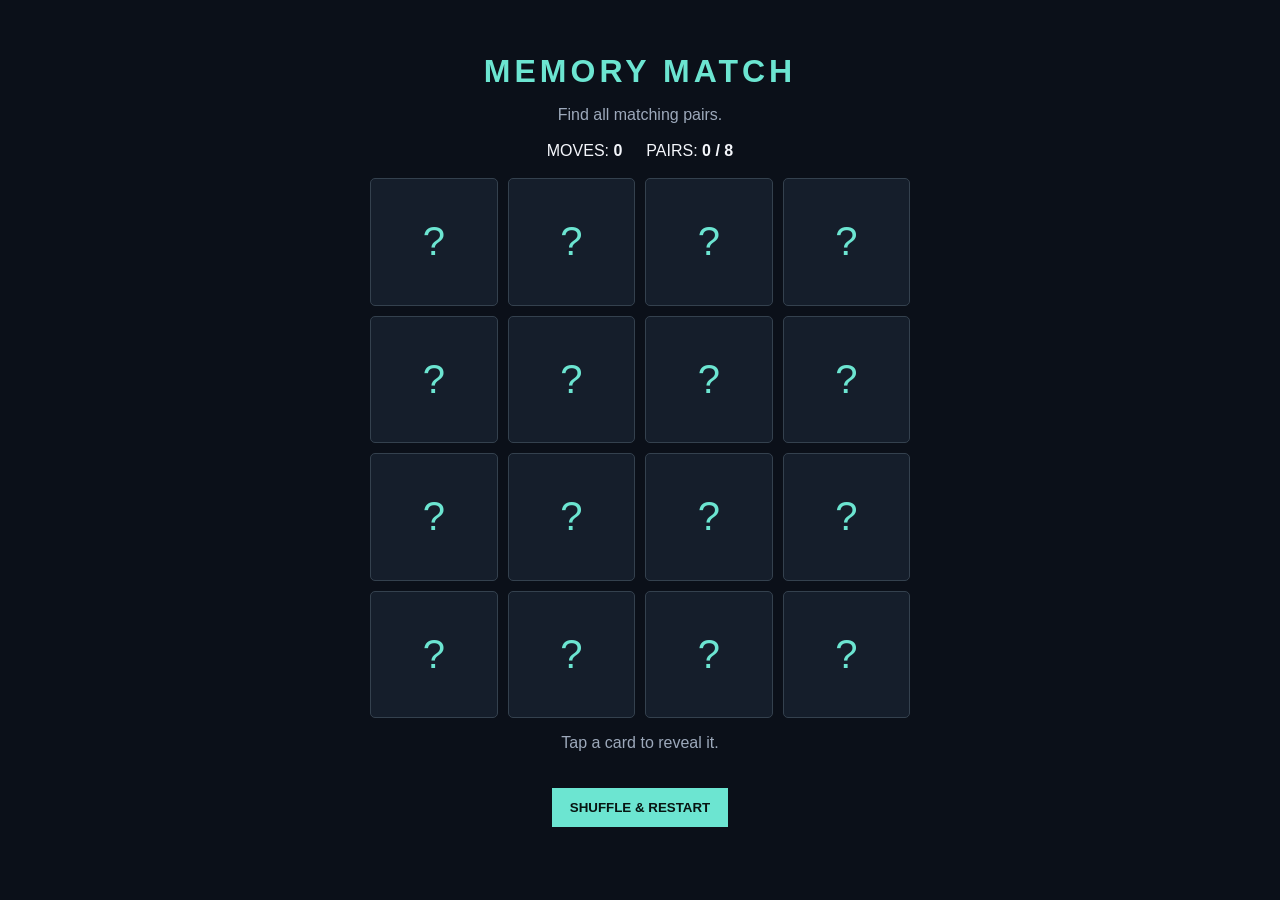
<file: games/memory.html>
<!DOCTYPE html>
<html lang="en"><head><meta charset="UTF-8"><meta name="viewport" content="width=device-width, initial-scale=1"><title>Memory Match</title>
<style>
*{box-sizing:border-box}body{margin:0;min-height:100vh;background:#0b1019;color:#f4f6fb;font-family:Arial,sans-serif;display:grid;place-items:center;padding:20px}.wrap{width:min(92vw,540px);text-align:center}h1{color:#6ce5d1;letter-spacing:4px;margin:0 0 6px}p{color:#9da9bb}.stats{display:flex;justify-content:center;gap:24px;margin:18px}.grid{display:grid;grid-template-columns:repeat(4,1fr);gap:10px}.tile{aspect-ratio:1;border:1px solid #34414e;background:#151e2b;color:#6ce5d1;font-size:clamp(25px,7vw,40px);cursor:pointer;border-radius:5px}.tile.open,.tile.matched{background:#17312f;border-color:#6ce5d1}.tile.matched{opacity:.6}button.reset{margin:20px;background:#6ce5d1;color:#071411;border:0;padding:12px 18px;font-weight:bold;cursor:pointer}
</style></head><body><main class="wrap"><h1>MEMORY MATCH</h1><p>Find all matching pairs.</p><div class="stats"><span>MOVES: <b id="moves">0</b></span><span>PAIRS: <b id="pairs">0 / 8</b></span></div><div id="grid" class="grid"></div><p id="status">Tap a card to reveal it.</p><button class="reset" id="reset">SHUFFLE & RESTART</button></main>
<script>
const symbols=['◆','●','▲','✦','✚','⬟','♥','☀'];let deck=[],opened=[],moves=0,matched=0,lock=false;const grid=document.getElementById('grid'),movesEl=document.getElementById('moves'),pairsEl=document.getElementById('pairs'),status=document.getElementById('status');
function start(){deck=[...symbols,...symbols].sort(()=>Math.random()-.5);opened=[];moves=0;matched=0;lock=false;movesEl.textContent='0';pairsEl.textContent='0 / 8';status.textContent='Tap a card to reveal it.';grid.innerHTML='';deck.forEach((symbol,i)=>{const b=document.createElement('button');b.className='tile';b.textContent='?';b.setAttribute('aria-label','Hidden card');b.onclick=()=>flip(b,i);grid.appendChild(b)})}
function flip(button,index){if(lock||button.classList.contains('open')||button.classList.contains('matched'))return;button.classList.add('open');button.textContent=deck[index];button.setAttribute('aria-label',deck[index]);opened.push({button,index});if(opened.length<2)return;moves++;movesEl.textContent=moves;const [a,b]=opened;if(deck[a.index]===deck[b.index]){a.button.classList.add('matched');b.button.classList.add('matched');opened=[];matched++;pairsEl.textContent=`${matched} / 8`;if(matched===8)status.textContent=`You won in ${moves} moves!`}else{lock=true;setTimeout(()=>{a.button.classList.remove('open');b.button.classList.remove('open');a.button.textContent=b.button.textContent='?';opened=[];lock=false},700)}}
document.getElementById('reset').onclick=start;start();
</script></body></html>
</file>
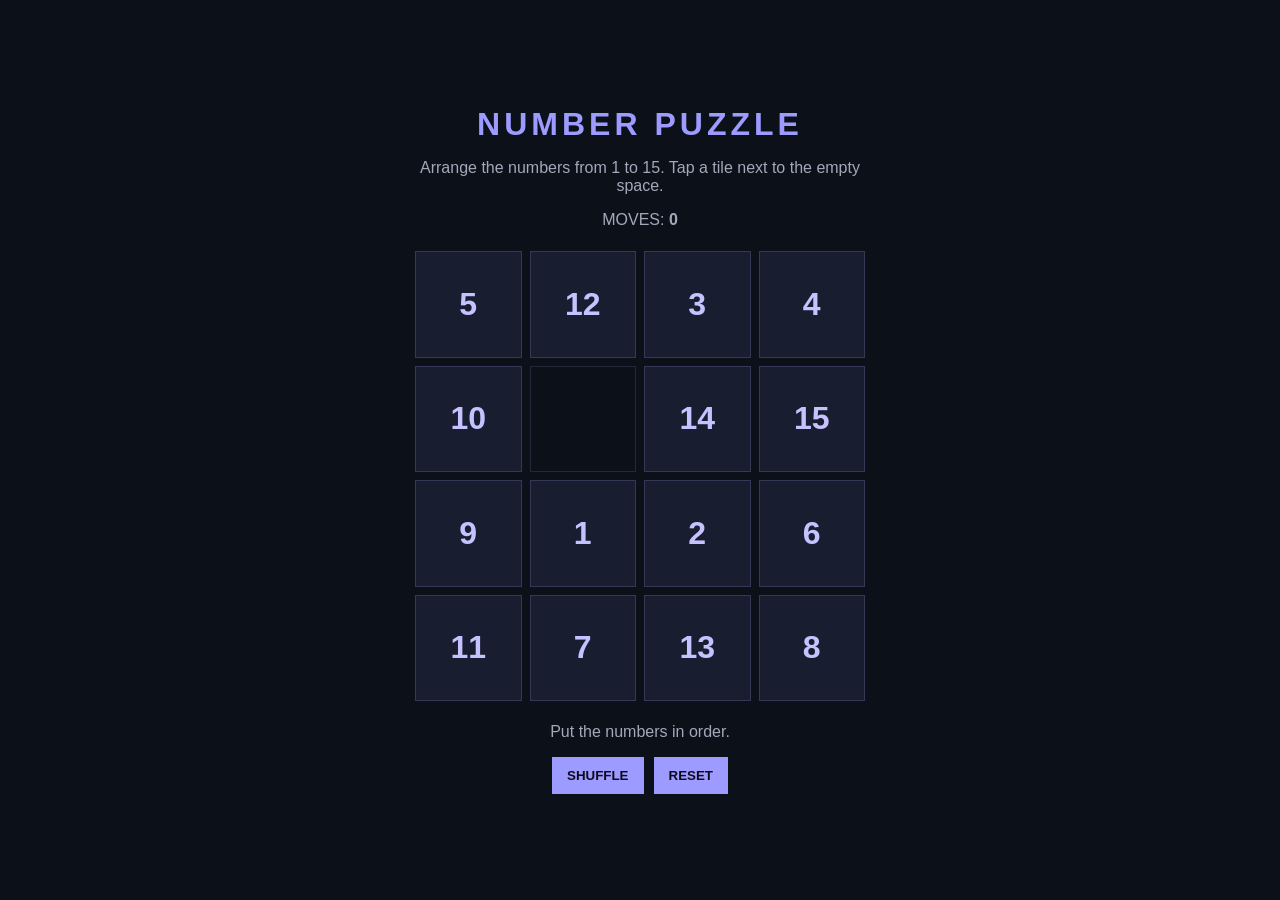
<file: games/puzzle.html>
<!DOCTYPE html>
<html lang="en"><head><meta charset="UTF-8"><meta name="viewport" content="width=device-width, initial-scale=1"><title>Number Puzzle</title>
<style>
*{box-sizing:border-box}body{margin:0;min-height:100vh;display:grid;place-items:center;background:#0c1019;color:#f2f3ff;font-family:Arial,sans-serif;padding:20px}.wrap{width:min(92vw,450px);text-align:center}h1{color:#9d9bff;letter-spacing:4px;margin:0 0 7px}p{color:#a1a9ba}.board{display:grid;grid-template-columns:repeat(4,1fr);gap:8px;margin:22px 0}.tile{aspect-ratio:1;background:#191d30;border:1px solid #353855;color:#c5c3ff;font-size:clamp(20px,6vw,32px);font-weight:bold;cursor:pointer}.tile.blank{background:#0c1019;border-color:#25283b;cursor:default}.tile:not(.blank):hover{border-color:#9d9bff}.controls{display:flex;justify-content:center;gap:10px}button.action{background:#9d9bff;color:#0c0b1c;border:0;padding:11px 15px;font-weight:bold;cursor:pointer}
</style></head><body><main class="wrap"><h1>NUMBER PUZZLE</h1><p>Arrange the numbers from 1 to 15. Tap a tile next to the empty space.</p><p>MOVES: <b id="moves">0</b></p><div id="board" class="board"></div><p id="status">Put the numbers in order.</p><div class="controls"><button class="action" id="shuffle">SHUFFLE</button><button class="action" id="reset">RESET</button></div></main>
<script>
const board=document.getElementById('board'),movesEl=document.getElementById('moves'),status=document.getElementById('status');let tiles=[],moves=0;function solved(){return tiles.every((v,i)=>v===(i===15?0:i+1))}function render(){board.innerHTML='';tiles.forEach((n,i)=>{const b=document.createElement('button');b.className='tile'+(n===0?' blank':'');b.textContent=n||'';b.disabled=n===0;b.onclick=()=>move(i);board.appendChild(b)});movesEl.textContent=moves;if(solved())status.textContent='Solved! Great job.'}
function move(i){const blank=tiles.indexOf(0),distance=Math.abs(Math.floor(i/4)-Math.floor(blank/4))+Math.abs(i%4-blank%4);if(distance!==1)return;[tiles[i],tiles[blank]]=[tiles[blank],tiles[i]];moves++;status.textContent='Keep going!';render()}
function shuffle(){tiles=Array.from({length:16},(_,i)=>(i+1)%16);let prev=-1;for(let k=0;k<180;k++){const blank=tiles.indexOf(0),opts=[blank-4,blank+4,blank%4?blank-1:-1,blank%4<3?blank+1:-1].filter(i=>i>=0&&i<16&&Math.abs(Math.floor(i/4)-Math.floor(blank/4))+Math.abs(i%4-blank%4)===1&&i!==prev);const choice=opts[Math.floor(Math.random()*opts.length)];prev=blank;[tiles[blank],tiles[choice]]=[tiles[choice],tiles[blank]]}moves=0;status.textContent='Put the numbers in order.';render()}
function reset(){tiles=Array.from({length:16},(_,i)=>(i+1)%16);moves=0;status.textContent='Put the numbers in order.';render()}
document.getElementById('shuffle').onclick=shuffle;document.getElementById('reset').onclick=reset;shuffle();
</script></body></html>
</file>
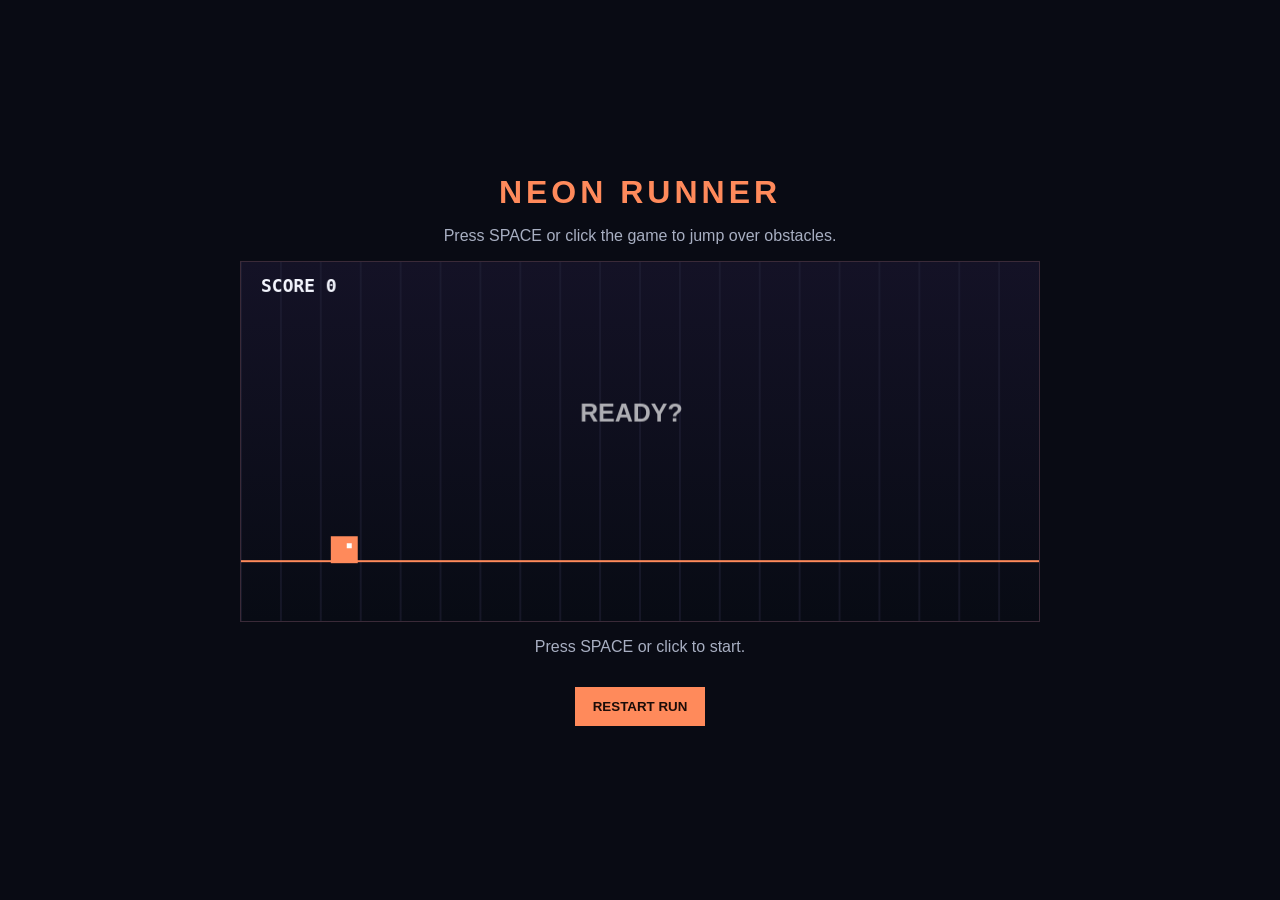
<file: games/runner.html>
<!DOCTYPE html>
<html lang="en"><head><meta charset="UTF-8"><meta name="viewport" content="width=device-width, initial-scale=1"><title>Neon Runner</title>
<style>
*{box-sizing:border-box}body{margin:0;min-height:100vh;display:grid;place-items:center;background:#090b14;color:#fff;font-family:Arial,sans-serif;padding:18px}.wrap{text-align:center;width:min(94vw,800px)}h1{color:#ff8a5b;letter-spacing:4px;margin:0 0 6px}p{color:#a8afc2}canvas{display:block;width:100%;border:1px solid #3a2a38;background:linear-gradient(#141226,#080b14)}button{margin-top:15px;background:#ff8a5b;color:#1b0c08;border:0;padding:12px 18px;font-weight:bold;cursor:pointer}
</style></head><body><main class="wrap"><h1>NEON RUNNER</h1><p>Press SPACE or click the game to jump over obstacles.</p><canvas id="game" width="800" height="360"></canvas><p id="status">Press SPACE to start / jump. Avoid the blocks!</p><button id="restart">RESTART RUN</button></main>
<script>
const c=document.getElementById('game'),ctx=c.getContext('2d'),status=document.getElementById('status');let player,obstacles,speed,score,running,over,lastSpawn,raf;
function reset(){cancelAnimationFrame(raf);player={x:90,y:275,vy:0};obstacles=[];speed=5;score=0;running=false;over=false;lastSpawn=0;status.textContent='Press SPACE or click to start.';draw()}
function jump(){if(over){reset();running=true;player.vy=-13;return}if(!running){running=true;status.textContent='Keep going!';}if(player.y>=274)player.vy=-13}
function draw(){ctx.clearRect(0,0,800,360);ctx.strokeStyle='#24243b';for(let x=0;x<800;x+=40){ctx.beginPath();ctx.moveTo(x,0);ctx.lineTo(x,360);ctx.stroke()}ctx.strokeStyle='#ff8a5b';ctx.lineWidth=2;ctx.beginPath();ctx.moveTo(0,300);ctx.lineTo(800,300);ctx.stroke();ctx.fillStyle='#ff8a5b';ctx.fillRect(player.x,player.y,27,27);ctx.fillStyle='#fff';ctx.fillRect(player.x+16,player.y+7,5,5);ctx.fillStyle='#c8ff3d';obstacles.forEach(o=>ctx.fillRect(o.x,o.y,o.w,o.h));ctx.fillStyle='#f5f7ff';ctx.font='bold 18px monospace';ctx.fillText('SCORE '+Math.floor(score),20,30);if(!running){ctx.fillStyle='#ffffffaa';ctx.font='bold 25px Arial';ctx.fillText(over?'RUN OVER':'READY?',340,160)}}
function loop(t){if(!running){draw();return}if(!lastSpawn)lastSpawn=t;if(t-lastSpawn>1050+Math.random()*650){obstacles.push({x:810,y:300-(25+Math.random()*40),w:20+Math.random()*18,h:25+Math.random()*40});lastSpawn=t}player.vy+=.65;player.y=Math.min(275,player.y+player.vy);if(player.y>=275)player.vy=0;obstacles.forEach(o=>o.x-=speed);obstacles=obstacles.filter(o=>o.x+o.w>0);score+=.12;speed=Math.min(10,5+score/90);for(const o of obstacles){if(player.x+24>o.x&&player.x<o.x+o.w&&player.y+24>o.y){running=false;over=true;status.textContent='You scored '+Math.floor(score)+'. Press restart or jump to try again.'}}draw();raf=requestAnimationFrame(loop)}
function startLoop(){cancelAnimationFrame(raf);raf=requestAnimationFrame(loop)}
document.addEventListener('keydown',e=>{if(e.code==='Space'||e.code==='ArrowUp'){e.preventDefault();jump();startLoop()}});c.addEventListener('pointerdown',()=>{jump();startLoop()});document.getElementById('restart').onclick=()=>{reset();jump();startLoop()};reset();
</script></body></html>
</file>
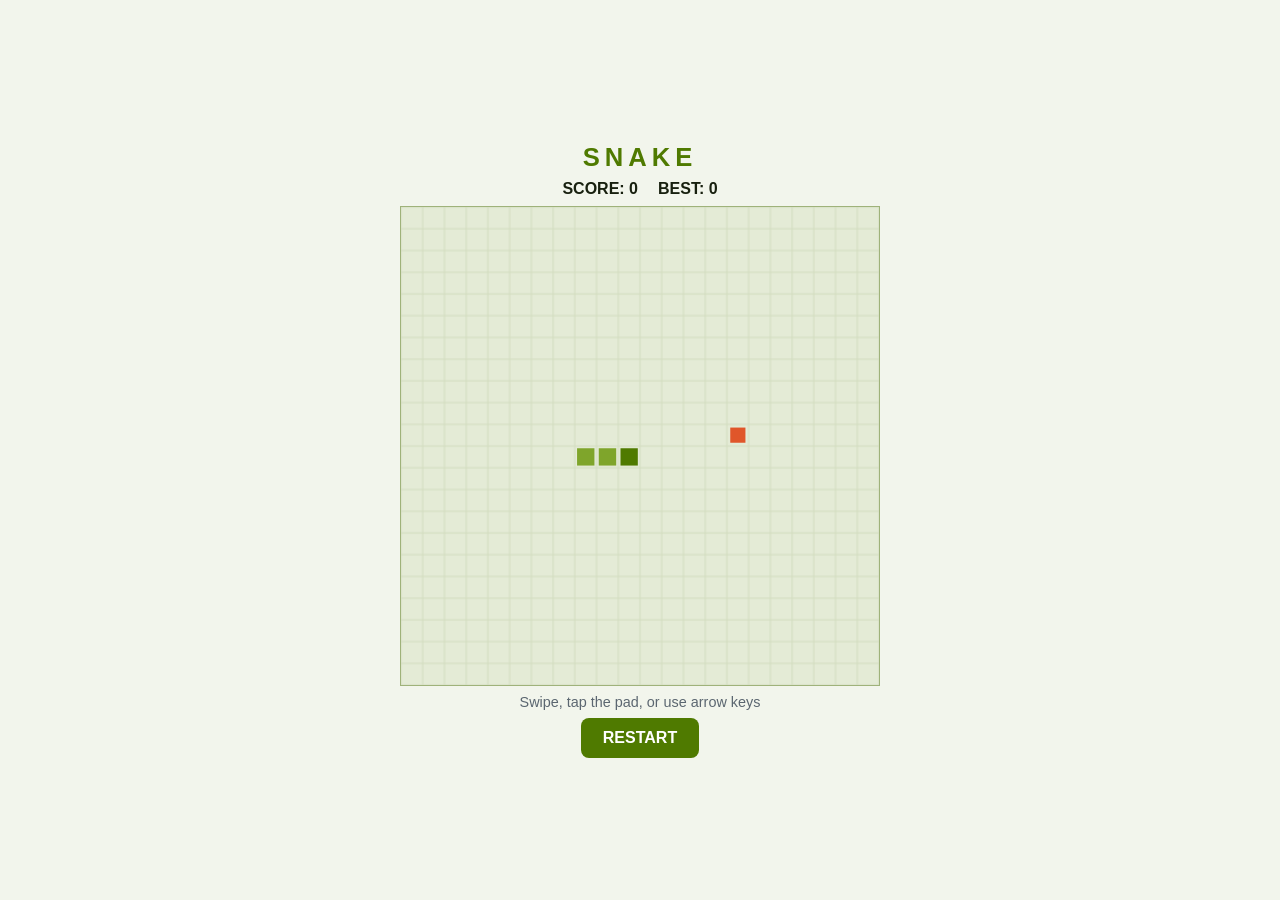
<file: games/snake.html>
<!DOCTYPE html>
<html lang="en"><head><meta charset="UTF-8">
<meta name="viewport" content="width=device-width, initial-scale=1, viewport-fit=cover">
<title>Snake</title>
<style>
:root{--bg:#f2f5ec;--fg:#18200f;--muted:#5b6670;--accent:#4f7a00;--accent-fg:#fff;--board:#e4ebd6;--grid:#d3ddc0;--border:#9fb27a;--food:#e0562a;--head:#4f7a00;--body:#7fa52b;--pad:#dfe8cc;
box-sizing:border-box;padding-top:env(safe-area-inset-top,0px);padding-bottom:env(safe-area-inset-bottom,0px)}
@media (prefers-color-scheme:dark){:root:not([data-theme="light"]){color-scheme:dark;--bg:#080d12;--fg:#f4f7f2;--muted:#a4b0bf;--accent:#c8ff3d;--accent-fg:#10150a;--board:#0d1514;--grid:#17231e;--border:#38472c;--food:#ff8a5b;--head:#c8ff3d;--body:#7fa52b;--pad:#16211b}}
:root[data-theme="dark"]{color-scheme:dark;--bg:#080d12;--fg:#f4f7f2;--muted:#a4b0bf;--accent:#c8ff3d;--accent-fg:#10150a;--board:#0d1514;--grid:#17231e;--border:#38472c;--food:#ff8a5b;--head:#c8ff3d;--body:#7fa52b;--pad:#16211b}
*{box-sizing:border-box;-webkit-tap-highlight-color:transparent}
html,body{margin:0;min-height:100%}
body{background:var(--bg);color:var(--fg);font-family:Arial,Helvetica,sans-serif;overscroll-behavior:none;touch-action:manipulation;-webkit-user-select:none;user-select:none}
.wrap{min-height:100dvh;display:flex;flex-direction:column;align-items:center;justify-content:center;gap:8px;padding:12px;text-align:center}
h1{color:var(--accent);letter-spacing:5px;margin:0;font-size:1.6rem}
p{color:var(--muted);margin:0;font-size:.9rem}
.row{display:flex;gap:20px;font-weight:bold}
canvas{width:min(92vw,calc(100dvh - 360px),480px);min-width:240px;aspect-ratio:1;border:1px solid var(--border);background:var(--board);touch-action:none;display:block}
.pad{display:grid;grid-template-columns:repeat(3,64px);grid-template-rows:repeat(2,64px);gap:8px;margin-top:4px}
.pad button{background:var(--pad);color:var(--accent);border:1px solid var(--border);border-radius:14px;font-size:1.6rem;touch-action:manipulation}
.pad button:active{background:var(--accent);color:var(--accent-fg)}
.up{grid-column:2;grid-row:1}.left{grid-column:1;grid-row:2}.down{grid-column:2;grid-row:2}.right{grid-column:3;grid-row:2}
#restart{background:var(--accent);color:var(--accent-fg);border:0;border-radius:8px;padding:11px 22px;font-weight:bold;font-size:1rem;cursor:pointer}
@media (hover:hover) and (pointer:fine){.pad{display:none}}
</style></head><body>
<main class="wrap">
<h1>SNAKE</h1>
<div class="row"><span>SCORE: <b id="score">0</b></span><span>BEST: <b id="best">0</b></span></div>
<canvas id="board" width="440" height="440"></canvas>
<p id="message">Swipe, tap the pad, or use arrow keys</p>
<div class="pad" id="pad">
<button class="up" data-d="up" aria-label="Up">▲</button>
<button class="left" data-d="left" aria-label="Left">◀</button>
<button class="down" data-d="down" aria-label="Down">▼</button>
<button class="right" data-d="right" aria-label="Right">▶</button>
</div>
<button id="restart">RESTART</button>
</main>
<script>
const canvas=document.getElementById('board'),ctx=canvas.getContext('2d'),scoreEl=document.getElementById('score'),bestEl=document.getElementById('best'),msg=document.getElementById('message');
const cells=22,size=20;let snake,food,dir,nextDir,score,timer,started,dead,C={};
function getBest(){try{return Number(localStorage.getItem('snake-best'))||0}catch(e){return 0}}
function setBest(v){try{localStorage.setItem('snake-best',v)}catch(e){}}
function colors(){const s=getComputedStyle(document.documentElement);['board','grid','food','head','body'].forEach(k=>C[k]=s.getPropertyValue('--'+k).trim())}
bestEl.textContent=getBest();
function reset(){clearInterval(timer);snake=[{x:10,y:11},{x:9,y:11},{x:8,y:11}];food={x:15,y:10};dir={x:1,y:0};nextDir=dir;score=0;started=false;dead=false;scoreEl.textContent=0;msg.textContent='Swipe, tap the pad, or use arrow keys';colors();draw()}
function draw(){ctx.fillStyle=C.board;ctx.fillRect(0,0,440,440);ctx.strokeStyle=C.grid;for(let i=0;i<=cells;i++){ctx.beginPath();ctx.moveTo(i*size,0);ctx.lineTo(i*size,440);ctx.stroke();ctx.beginPath();ctx.moveTo(0,i*size);ctx.lineTo(440,i*size);ctx.stroke()}ctx.fillStyle=C.food;ctx.fillRect(food.x*size+3,food.y*size+3,size-6,size-6);snake.forEach((p,i)=>{ctx.fillStyle=i?C.body:C.head;ctx.fillRect(p.x*size+2,p.y*size+2,size-4,size-4)})}
function tick(){dir=nextDir;const head={x:snake[0].x+dir.x,y:snake[0].y+dir.y};if(head.x<0||head.y<0||head.x>=cells||head.y>=cells||snake.some((p,i)=>i<snake.length-1&&p.x===head.x&&p.y===head.y)){dead=true;clearInterval(timer);msg.textContent='Game over — tap RESTART';if(navigator.vibrate)try{navigator.vibrate(120)}catch(e){}return}snake.unshift(head);if(head.x===food.x&&head.y===food.y){score+=10;scoreEl.textContent=score;const best=Math.max(score,getBest());setBest(best);bestEl.textContent=best;do{food={x:Math.floor(Math.random()*cells),y:Math.floor(Math.random()*cells)}}while(snake.some(p=>p.x===food.x&&p.y===food.y))}else snake.pop();draw()}
const DIRS={up:{x:0,y:-1},down:{x:0,y:1},left:{x:-1,y:0},right:{x:1,y:0}};
function steer(d){if(dead)return;if(d.x!==-dir.x||d.y!==-dir.y)nextDir=d;if(!started){started=true;msg.textContent='Collect the orange food';timer=setInterval(tick,105)}}
const KEYS={ArrowUp:'up',w:'up',ArrowDown:'down',s:'down',ArrowLeft:'left',a:'left',ArrowRight:'right',d:'right'};
document.addEventListener('keydown',e=>{const k=KEYS[e.key];if(!k)return;e.preventDefault();steer(DIRS[k])});
document.querySelectorAll('#pad button').forEach(b=>b.addEventListener('pointerdown',e=>{e.preventDefault();steer(DIRS[b.dataset.d])}));
let sx=0,sy=0,tracking=false;
canvas.addEventListener('touchstart',e=>{const t=e.touches[0];sx=t.clientX;sy=t.clientY;tracking=true;e.preventDefault()},{passive:false});
canvas.addEventListener('touchmove',e=>{e.preventDefault();if(!tracking)return;const t=e.touches[0],dx=t.clientX-sx,dy=t.clientY-sy;if(Math.max(Math.abs(dx),Math.abs(dy))<24)return;steer(Math.abs(dx)>Math.abs(dy)?(dx>0?DIRS.right:DIRS.left):(dy>0?DIRS.down:DIRS.up));sx=t.clientX;sy=t.clientY},{passive:false});
canvas.addEventListener('touchend',()=>{tracking=false});
document.getElementById('restart').onclick=reset;
matchMedia('(prefers-color-scheme:dark)').addEventListener('change',()=>{colors();draw()});
reset();
</script></body></html>
</file>
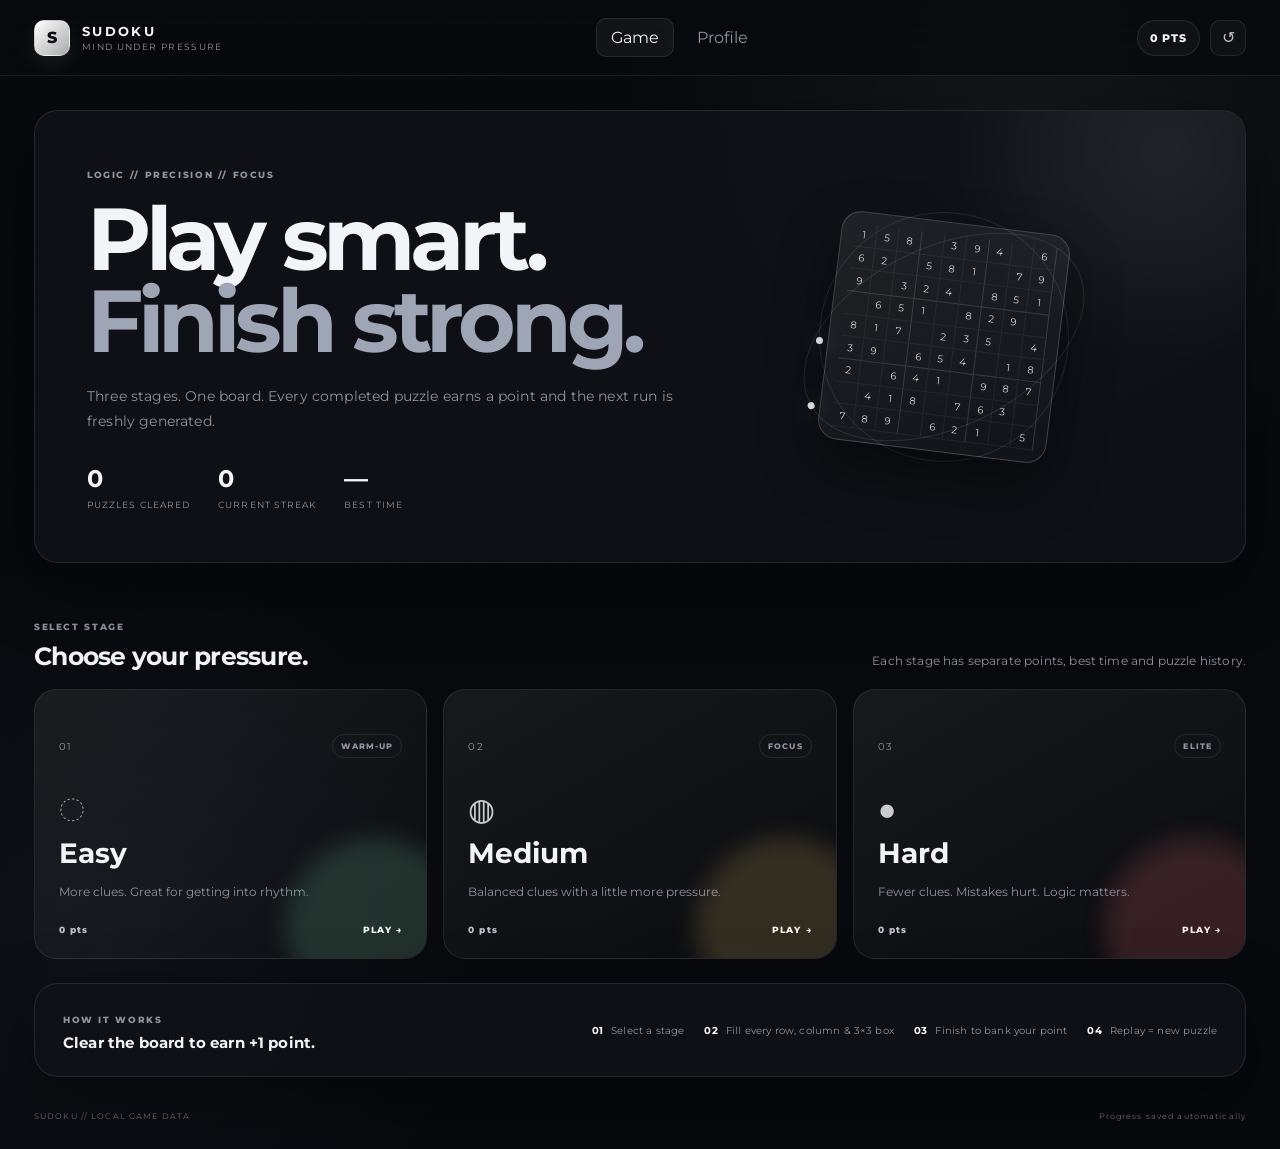
<file: games/sudoku_mobile.html>
<!doctype html>
<html lang="en">
  <head>
    <meta charset="UTF-8" />
    <meta name="viewport" content="width=device-width, initial-scale=1.0" />
    <meta name="theme-color" content="#0a0b10" />
    <meta
      name="description"
      content="A polished standalone Sudoku game with Easy, Medium and Hard stages, persistent profile progress, fresh puzzles, hints, timer, achievements and statistics."
    />
    <title>Sudoku — Mind Under Pressure</title>
    <link rel="preconnect" href="https://fonts.googleapis.com" />
    <link rel="preconnect" href="https://fonts.gstatic.com" crossorigin />
    <link
      href="https://fonts.googleapis.com/css2?family=Montserrat:wght@400;500;600;700;800&display=swap"
      rel="stylesheet"
    />
    <style>
      :root {
        --bg: #08090d;
        --panel: rgba(16, 18, 25, 0.84);
        --panel-2: rgba(22, 24, 32, 0.9);
        --line: rgba(255, 255, 255, 0.09);
        --line-strong: rgba(255, 255, 255, 0.16);
        --text: #f2f4f7;
        --muted: #8d94a2;
        --soft: #bcc2cc;
        --accent: #f5f6f8;
        --accent-ink: #090a0d;
        --easy: #81dca8;
        --medium: #f3ca72;
        --hard: #ff7a7a;
        --red: (red, 10%);
        --shadow: 0 24px 70px rgba(0, 0, 0, 0.42);
        --radius: 24px;
      }

      * {
        box-sizing: border-box;
      }
      html {
        scroll-behavior: smooth;
      }
      body {
        margin: 0;
        min-height: 100vh;
        background:
          radial-gradient(
            circle at 80% 10%,
            rgba(255, 255, 255, 0.055),
            transparent 28%
          ),
          radial-gradient(
            circle at 8% 82%,
            rgba(120, 140, 180, 0.06),
            transparent 26%
          ),
          var(--bg);
        color: var(--text);
        font-family: "Montserrat", Arial, sans-serif;
        letter-spacing: 0.01em;
      }
      button {
        font: inherit;
      }
      button:focus-visible {
        outline: 2px solid #fff;
        outline-offset: 3px;
      }

      .app-shell {
        position: relative;
        min-height: 100vh;
        overflow-x: hidden;
      }
      .bg-grid {
        position: fixed;
        inset: 0;
        pointer-events: none;
        opacity: 0.18;
        background-image:
          linear-gradient(rgba(255, 255, 255, 0.03) 1px, transparent 1px),
          linear-gradient(90deg, rgba(255, 255, 255, 0.03) 1px, transparent 1px);
        background-size: 64px 64px;
        mask-image: linear-gradient(
          to bottom,
          rgba(0, 0, 0, 0.9),
          transparent 86%
        );
      }
      .noise {
        position: fixed;
        inset: 0;
        pointer-events: none;
        opacity: 0.025;
        background-image: url("data:image/svg+xml,%3Csvg xmlns='http://www.w3.org/2000/svg' width='140' height='140' viewBox='0 0 140 140'%3E%3Cfilter id='n'%3E%3CfeTurbulence type='fractalNoise' baseFrequency='.9' numOctaves='2' stitchTiles='stitch'/%3E%3C/filter%3E%3Crect width='100%25' height='100%25' filter='url(%23n)' opacity='.5'/%3E%3C/svg%3E");
      }

      .topbar {
        position: sticky;
        top: 0;
        z-index: 50;
        height: 76px;
        padding: 0 34px;
        display: flex;
        align-items: center;
        justify-content: space-between;
        border-bottom: 1px solid var(--line);
        background: rgba(8, 9, 13, 0.78);
        backdrop-filter: blur(20px);
      }
      .brand {
        background: none;
        border: 0;
        color: inherit;
        display: flex;
        align-items: center;
        gap: 12px;
        padding: 0;
        cursor: pointer;
        text-align: left;
        color: var(--red);
      }
      .brand-mark {
        width: 36px;
        height: 36px;
        display: grid;
        place-items: center;
        border: 1px solid var(--line-strong);
        border-radius: 10px;
        font-weight: 800;
        background: linear-gradient(135deg, #fff, #aaa);
        color: #0b0c10;
        box-shadow: 0 8px 20px rgba(255, 255, 255, 0.08);
      }
      .brand strong {
        display: block;
        font-size: 13px;
        letter-spacing: 0.18em;
      }
      .brand small {
        display: block;
        color: var(--muted);
        margin-top: 2px;
        font-size: 9px;
        letter-spacing: 0.15em;
        text-transform: uppercase;
      }
      .nav-tabs {
        display: flex;
        gap: 8px;
      }
      .nav-btn {
        border: 1px solid transparent;
        background: transparent;
        color: var(--muted);
        padding: 9px 14px;
        border-radius: 10px;
        cursor: pointer;
        transition: 0.2s;
      }
      .nav-btn:hover,
      .nav-btn.active {
        color: var(--text);
        background: rgba(255, 255, 255, 0.05);
        border-color: var(--line);
      }
      .header-actions {
        display: flex;
        align-items: center;
        gap: 10px;
      }
      .points-chip {
        font-size: 11px;
        font-weight: 800;
        letter-spacing: 0.08em;
        padding: 10px 12px;
        border: 1px solid var(--line);
        border-radius: 999px;
        background: rgba(255, 255, 255, 0.035);
      }
      .icon-btn {
        border: 1px solid var(--line);
        background: rgba(255, 255, 255, 0.03);
        color: var(--soft);
        border-radius: 10px;
        width: 36px;
        height: 36px;
        cursor: pointer;
      }
      .icon-btn:hover {
        background: rgba(255, 255, 255, 0.07);
      }
      .icon-btn.danger:hover {
        color: var(--hard);
        border-color: rgba(255, 122, 122, 0.35);
      }

      main {
        position: relative;
        z-index: 1;
        max-width: 1280px;
        margin: 0 auto;
        padding: 34px;
      }
      .view {
        display: none;
        animation: viewIn 0.35s ease both;
      }
      .active-view {
        display: block;
      }
      @keyframes viewIn {
        from {
          opacity: 0;
          transform: translateY(7px);
        }
        to {
          opacity: 1;
          transform: none;
        }
      }
      .panel {
        background: var(--panel);
        border: 1px solid var(--line);
        border-radius: var(--radius);
        box-shadow: var(--shadow);
        backdrop-filter: blur(16px);
      }
      .compact-panel {
        padding: 24px 28px;
      }
      .eyebrow {
        display: inline-block;
        font-size: 9px;
        font-weight: 800;
        letter-spacing: 0.18em;
        color: var(--muted);
        text-transform: uppercase;
      }

      .hero {
        min-height: 420px;
        padding: 52px;
        display: grid;
        grid-template-columns: 1.1fr 0.9fr;
        align-items: center;
        overflow: hidden;
        position: relative;
      }
      .hero:after {
        content: "";
        position: absolute;
        width: 440px;
        height: 440px;
        border-radius: 50%;
        background: radial-gradient(
          circle,
          rgba(255, 255, 255, 0.08),
          transparent 68%
        );
        right: -140px;
        top: -180px;
      }
      .hero-copy h1 {
        font-size: clamp(46px, 7vw, 88px);
        line-height: 0.93;
        letter-spacing: -0.06em;
        margin: 16px 0 22px;
        max-width: 680px;
      }
      .hero-copy h1 em {
        font-style: normal;
        color: #9ea6b5;
      }
      .hero-copy p {
        max-width: 610px;
        color: var(--muted);
        line-height: 1.8;
        font-size: 14px;
      }
      .hero-stats {
        display: flex;
        gap: 28px;
        margin-top: 30px;
      }
      .hero-stats div {
        min-width: 95px;
      }
      .hero-stats strong {
        display: block;
        font-size: 24px;
      }
      .hero-stats span {
        display: block;
        margin-top: 6px;
        color: var(--muted);
        font-size: 9px;
        letter-spacing: 0.12em;
        text-transform: uppercase;
      }
      .hero-art {
        position: relative;
        min-height: 300px;
        display: grid;
        place-items: center;
      }
      .orbit {
        position: absolute;
        border: 1px solid rgba(255, 255, 255, 0.1);
        border-radius: 50%;
        animation: spin 18s linear infinite;
      }
      .orbit:before {
        content: "";
        position: absolute;
        width: 7px;
        height: 7px;
        background: #fff;
        border-radius: 50%;
        top: 50%;
        left: -4px;
        box-shadow: 0 0 25px rgba(255, 255, 255, 0.5);
      }
      .orbit-a {
        width: 300px;
        height: 180px;
        transform: rotate(-26deg);
      }
      .orbit-b {
        width: 250px;
        height: 250px;
        animation-duration: 25s;
      }
      @keyframes spin {
        to {
          transform: rotate(360deg);
        }
      }
      .hero-sudoku-grid {
        position: relative;
        z-index: 2;
        width: 230px;
        height: 230px;
        padding: 12px;
        display: grid;
        grid-template-columns: repeat(9, 1fr);
        border: 1px solid rgba(255, 255, 255, 0.18);
        border-radius: 20px;
        transform: rotate(7deg);
        background: linear-gradient(
          145deg,
          rgba(255, 255, 255, 0.07),
          rgba(255, 255, 255, 0.015)
        );
        box-shadow: 0 25px 55px rgba(0, 0, 0, 0.45);
      }
      .hero-sudoku-grid span {
        display: grid;
        place-items: center;
        font-size: 10px;
        color: rgba(255, 255, 255, 0.82);
        border-right: 1px solid rgba(255, 255, 255, 0.06);
        border-bottom: 1px solid rgba(255, 255, 255, 0.06);
      }
      .hero-sudoku-grid span:nth-child(3n) {
        border-right-color: rgba(255, 255, 255, 0.14);
      }
      .hero-sudoku-grid span:nth-child(n + 19):nth-child(-n + 27),
      .hero-sudoku-grid span:nth-child(n + 46):nth-child(-n + 54) {
        border-bottom-color: rgba(255, 255, 255, 0.14);
      }

      .stage-section {
        margin-top: 52px;
      }
      .section-heading {
        display: flex;
        align-items: end;
        justify-content: space-between;
        gap: 30px;
        margin-bottom: 18px;
      }
      .section-heading h2,
      .card-heading h2 {
        margin: 7px 0 0;
        font-size: 25px;
        letter-spacing: -0.03em;
      }
      .section-heading p {
        margin: 0;
        color: var(--muted);
        max-width: 420px;
        text-align: right;
        font-size: 12px;
        line-height: 1.7;
      }
      .stage-grid {
        display: grid;
        grid-template-columns: repeat(3, 1fr);
        gap: 16px;
      }
      .stage-card {
        appearance: none;
        text-align: left;
        color: var(--text);
        position: relative;
        min-height: 270px;
        padding: 24px;
        border-radius: 22px;
        border: 1px solid var(--line);
        cursor: pointer;
        overflow: hidden;
        background: linear-gradient(
          150deg,
          rgba(255, 255, 255, 0.065),
          rgba(255, 255, 255, 0.015)
        );
        transition: 0.25s;
      }
      .stage-card:hover {
        transform: translateY(-4px);
        border-color: var(--line-strong);
        box-shadow: 0 22px 45px rgba(0, 0, 0, 0.28);
      }
      .stage-card:after {
        content: "";
        position: absolute;
        inset: auto -40px -60px auto;
        width: 180px;
        height: 180px;
        border-radius: 50%;
        filter: blur(12px);
        opacity: 0.17;
      }
      .stage-card.easy:after {
        background: var(--easy);
      }
      .stage-card.medium:after {
        background: var(--medium);
      }
      .stage-card.hard:after {
        background: var(--hard);
      }
      .stage-top,
      .stage-bottom {
        display: flex;
        justify-content: space-between;
        align-items: center;
      }
      .stage-no {
        font-size: 10px;
        color: var(--muted);
        letter-spacing: 0.12em;
      }
      .stage-tag {
        font-size: 8px;
        font-weight: 800;
        letter-spacing: 0.14em;
        color: var(--muted);
        border: 1px solid var(--line);
        padding: 6px 8px;
        border-radius: 999px;
      }
      .stage-icon {
        font-size: 31px;
        margin-top: 32px;
        opacity: 0.82;
      }
      .stage-card h3 {
        margin: 8px 0 8px;
        font-size: 28px;
      }
      .stage-card p {
        color: var(--muted);
        font-size: 12px;
        line-height: 1.6;
        max-width: 260px;
      }
      .stage-bottom {
        position: absolute;
        left: 24px;
        right: 24px;
        bottom: 23px;
        font-size: 9px;
        font-weight: 800;
        letter-spacing: 0.12em;
        color: var(--soft);
      }
      .stage-bottom span:last-child {
        color: #fff;
      }
      .tips {
        margin-top: 24px;
        display: flex;
        justify-content: space-between;
        gap: 24px;
        align-items: center;
      }
      .tips h3 {
        margin: 6px 0 0;
        font-size: 15px;
      }
      .tip-row {
        display: flex;
        gap: 20px;
        flex-wrap: wrap;
        justify-content: flex-end;
      }
      .tip-row span {
        color: var(--muted);
        font-size: 10px;
      }
      .tip-row b {
        color: #fff;
        margin-right: 5px;
      }

      .game-head {
        padding: 20px 24px;
        display: flex;
        align-items: center;
        justify-content: space-between;
        gap: 24px;
        margin-bottom: 18px;
      }
      .back-btn {
        background: none;
        border: 0;
        color: var(--muted);
        cursor: pointer;
        padding: 0;
        font-size: 9px;
        font-weight: 800;
        letter-spacing: 0.12em;
      }
      .back-btn:hover {
        color: #fff;
      }
      .game-title-row {
        display: flex;
        align-items: center;
        gap: 10px;
        margin-top: 8px;
      }
      .game-title-row h2 {
        font-size: 24px;
        margin: 0;
        letter-spacing: -0.04em;
      }
      .difficulty-tag {
        border-radius: 999px;
        padding: 6px 9px;
        font-size: 8px;
        font-weight: 800;
        letter-spacing: 0.13em;
        border: 1px solid var(--line);
      }
      .game-head p {
        color: var(--muted);
        font-size: 11px;
        margin: 6px 0 0;
      }
      .game-head-actions {
        display: flex;
        align-items: center;
        gap: 16px;
      }
      .stat-block {
        min-width: 72px;
      }
      .stat-block span {
        display: block;
        color: var(--muted);
        font-size: 8px;
        letter-spacing: 0.14em;
      }
      .stat-block strong {
        display: block;
        margin-top: 5px;
        font-size: 17px;
      }
      .action-btn {
        border: 1px solid var(--line);
        background: rgba(255, 255, 255, 0.04);
        color: var(--soft);
        border-radius: 10px;
        padding: 10px 13px;
        cursor: pointer;
        font-size: 10px;
        font-weight: 700;
      }
      .action-btn:hover {
        color: #fff;
        background: rgba(255, 255, 255, 0.07);
      }
      .game-layout {
        display: grid;
        grid-template-columns: 260px minmax(0, 1fr);
        gap: 18px;
        align-items: start;
      }
      .side-panel {
        padding: 22px;
        position: sticky;
        top: 94px;
      }
      .mini-section {
        padding-bottom: 18px;
        border-bottom: 1px solid var(--line);
        margin-bottom: 18px;
      }
      .mini-section:last-child {
        border-bottom: 0;
        margin-bottom: 0;
        padding-bottom: 0;
      }
      .progress-ring-wrap {
        position: relative;
        width: 120px;
        height: 120px;
        margin: 18px auto 8px;
      }
      .progress-ring {
        transform: rotate(-90deg);
      }
      .ring-bg,
      .ring-progress {
        fill: none;
        stroke-width: 8;
      }
      .ring-bg {
        stroke: rgba(255, 255, 255, 0.06);
      }
      .ring-progress {
        stroke: #fff;
        stroke-linecap: round;
        stroke-dasharray: 314.159;
        stroke-dashoffset: 314.159;
        transition: 0.35s;
      }
      .ring-label {
        position: absolute;
        inset: 0;
        display: grid;
        place-items: center;
        align-content: center;
      }
      .ring-label strong {
        font-size: 27px;
        line-height: 1;
      }
      .ring-label span {
        margin-top: 4px;
        color: var(--muted);
        font-size: 9px;
      }
      .progress-caption {
        text-align: center;
        color: var(--muted);
        font-size: 8px;
        letter-spacing: 0.14em;
      }
      .controls-section {
        display: grid;
        gap: 8px;
      }
      .tool-btn {
        display: grid;
        grid-template-columns: 27px 1fr auto;
        gap: 9px;
        align-items: center;
        width: 100%;
        color: var(--text);
        background: rgba(255, 255, 255, 0.025);
        border: 1px solid var(--line);
        border-radius: 12px;
        padding: 11px;
        cursor: pointer;
        text-align: left;
      }
      .tool-btn:hover {
        background: rgba(255, 255, 255, 0.055);
      }
      .tool-btn > span:first-child {
        display: grid;
        place-items: center;
        width: 27px;
        height: 27px;
        border-radius: 8px;
        background: rgba(255, 255, 255, 0.06);
      }
      .tool-btn b {
        display: block;
        font-size: 10px;
      }
      .tool-btn small {
        display: block;
        color: var(--muted);
        margin-top: 2px;
        font-size: 8px;
      }
      kbd {
        font-size: 8px;
        color: var(--muted);
        border: 1px solid var(--line);
        border-radius: 6px;
        padding: 3px 5px;
        min-width: 18px;
        text-align: center;
      }
      .rules-section p {
        color: var(--muted);
        font-size: 10px;
        line-height: 1.7;
        margin-bottom: 0;
      }
      .rules-section strong {
        color: var(--soft);
      }

      .board-wrap {
        position: relative;
        max-width: 680px;
        width: 100%;
        margin: 0 auto;
      }
      .sudoku-board {
        width: 100%;
        aspect-ratio: 1;
        padding: 0px;
        display: grid;
        grid-template-columns: repeat(9, 1fr);
        border-radius: 0px;
        border: 1px solid var(--line-strong);
        background: #0b0c10;
        box-shadow:
          0 24px 70px rgba(0, 0, 0, 0.5),
          inset 0 0 0 1px rgba(255, 255, 255, 0.02);
        overflow: hidden;
      }
      .sudoku-cell {
        min-width: 0;
        min-height: 0;
        position: relative;
        display: grid;
        place-items: center;
        background: rgba(255, 255, 255, 0.018);
        border-right: 1px solid rgba(255, 255, 255, 0.06);
        border-bottom: 1px solid rgba(255, 255, 255, 0.06);
        color: #fff;
        font-size: clamp(16px, 3.1vw, 28px);
        font-weight: 700;
        cursor: pointer;
        user-select: none;
        transition:
          background 0.14s,
          color 0.14s,
          box-shadow 0.14s;
      }
      .sudoku-cell:nth-child(9n) {
        border-right: 0;
      }
      .sudoku-cell:nth-child(3n) {
        border-right-color: rgba(255, 255, 255, 0.17);
      }
      .sudoku-cell:nth-child(n + 19):nth-child(-n + 27),
      .sudoku-cell:nth-child(n + 46):nth-child(-n + 54),
      .sudoku-cell:nth-child(n + 73):nth-child(-n + 81) {
        border-bottom-color: rgba(255, 255, 255, 0.17);
      }
      .sudoku-cell.given {
        background: rgba(255, 255, 255, 0.038);
        color: #f3f4f6;
        cursor: default;
      }
      .sudoku-cell.user {
        color: #aeb7c7;
      }
      .sudoku-cell.selected {
        background: rgba(255, 255, 255, 0.13);
        box-shadow: inset 0 0 0 1px rgba(255, 255, 255, 0.17);
      }
      .sudoku-cell.peer {
        background: rgba(255, 255, 255, 0.055);
      }
      .sudoku-cell.same-number {
        background: rgba(255, 255, 255, 0.09);
      }
      .sudoku-cell.error {
        color: var(--hard);
        animation: shake 0.22s ease;
      }
      .sudoku-cell.completed {
        color: var(--easy);
      }
      @keyframes shake {
        25% {
          transform: translateX(-3px);
        }
        50% {
          transform: translateX(3px);
        }
        75% {
          transform: translateX(-2px);
        }
      }
      .number-pad {
        display: grid;
        grid-template-columns: repeat(9, 1fr);
        gap: 8px;
        margin-top: 12px;
      }
      .num-btn {
        height: 45px;
        border: 1px solid var(--line);
        border-radius: 11px;
        background: rgba(255, 255, 255, 0.035);
        color: #fff;
        font-size: 14px;
        font-weight: 800;
        cursor: pointer;
        transition: 0.16s;
      }
      .num-btn:hover {
        transform: translateY(-1px);
        background: rgba(255, 255, 255, 0.08);
      }
      .num-btn.disabled {
        opacity: 0.34;
        cursor: not-allowed;
      }
      .num-btn.queued {
        box-shadow: 0 0 0 1px rgba(255, 255, 255, 0.2) inset;
      }
      .selection-helper {
        display: flex;
        justify-content: space-between;
        color: var(--muted);
        font-size: 8px;
        letter-spacing: 0.13em;
        padding: 9px 3px 0;
      }
      .selection-helper span:last-child {
        color: var(--soft);
      }

      .paused-overlay {
        position: absolute;
        inset: 0;
        z-index: 10;
        display: grid;
        place-items: center;
        border-radius: 22px;
        background: rgba(6, 7, 10, 0.78);
        backdrop-filter: blur(7px);
      }
      .paused-card {
        width: min(330px, 86%);
        text-align: center;
        padding: 30px;
        border: 1px solid var(--line-strong);
        background: var(--panel-2);
        border-radius: 22px;
        box-shadow: var(--shadow);
      }
      .paused-card h3 {
        margin: 8px 0 18px;
        font-size: 28px;
        letter-spacing: -0.04em;
      }
      .hidden {
        display: none !important;
      }

      .profile-hero {
        padding: 32px;
        display: grid;
        grid-template-columns: auto 1fr auto;
        align-items: center;
        gap: 18px;
      }
      .profile-avatar {
        width: 72px;
        height: 72px;
        display: grid;
        place-items: center;
        border-radius: 20px;
        background: linear-gradient(135deg, #fff, #aeb4bd);
        color: #0b0c0f;
        font-weight: 800;
        font-size: 30px;
        box-shadow: 0 16px 35px rgba(0, 0, 0, 0.25);
      }
      .profile-hero h1 {
        margin: 7px 0 5px;
        font-size: 35px;
        letter-spacing: -0.05em;
      }
      .profile-hero p {
        margin: 0;
        color: var(--muted);
        font-size: 11px;
      }
      .profile-score {
        text-align: right;
      }
      .profile-score span,
      .profile-score small {
        display: block;
        color: var(--muted);
        font-size: 8px;
        letter-spacing: 0.14em;
        text-transform: uppercase;
      }
      .profile-score strong {
        display: block;
        font-size: 43px;
        letter-spacing: -0.06em;
        margin: 2px 0;
      }
      .profile-grid {
        margin-top: 18px;
        display: grid;
        grid-template-columns: repeat(2, 1fr);
        gap: 18px;
      }
      .profile-card {
        padding: 26px;
        min-height: 240px;
      }
      .profile-card.wide,
      .achievements-card {
        grid-column: 1 / -1;
      }
      .mastery-list {
        margin-top: 24px;
        display: grid;
        gap: 18px;
      }
      .mastery-row {
        display: grid;
        grid-template-columns: 210px 1fr 25px;
        gap: 14px;
        align-items: center;
      }
      .mastery-row > div:first-child {
        display: grid;
        grid-template-columns: 16px 1fr;
        grid-template-rows: auto auto;
        column-gap: 8px;
        align-items: center;
      }
      .mastery-row strong {
        font-size: 11px;
      }
      .mastery-row small {
        grid-column: 2;
        color: var(--muted);
        font-size: 8px;
        margin-top: 4px;
      }
      .mastery-dot {
        width: 11px;
        height: 11px;
        border-radius: 50%;
        grid-row: 1/3;
      }
      .easy-dot {
        background: var(--easy);
        box-shadow: 0 0 16px rgba(129, 220, 168, 0.3);
      }
      .medium-dot {
        background: var(--medium);
        box-shadow: 0 0 16px rgba(243, 202, 114, 0.25);
      }
      .hard-dot {
        background: var(--hard);
        box-shadow: 0 0 16px rgba(255, 122, 122, 0.25);
      }
      .mastery-bar {
        height: 8px;
        background: rgba(255, 255, 255, 0.05);
        border-radius: 999px;
        overflow: hidden;
      }
      .mastery-bar i {
        display: block;
        height: 100%;
        width: 0;
        border-radius: inherit;
        transition: width 0.6s ease;
        background: #fff;
      }
      .mastery-row > b {
        font-size: 11px;
        text-align: right;
      }
      .number-stats {
        margin-top: 24px;
        display: grid;
        grid-template-columns: repeat(2, 1fr);
        gap: 16px;
      }
      .number-stats div {
        padding: 17px;
        border: 1px solid var(--line);
        border-radius: 15px;
        background: rgba(255, 255, 255, 0.02);
      }
      .number-stats strong {
        font-size: 24px;
        display: block;
      }
      .number-stats span {
        color: var(--muted);
        font-size: 8px;
        letter-spacing: 0.12em;
        text-transform: uppercase;
        display: block;
        margin-top: 4px;
      }
      .time-list {
        margin-top: 22px;
        display: grid;
        gap: 13px;
      }
      .time-list div {
        display: flex;
        justify-content: space-between;
        align-items: center;
        border-bottom: 1px solid var(--line);
        padding-bottom: 10px;
      }
      .time-list span {
        color: var(--muted);
        font-size: 10px;
      }
      .time-list strong {
        font-size: 15px;
      }
      .card-heading {
        display: flex;
        justify-content: space-between;
        align-items: flex-start;
      }
      .muted-count {
        color: var(--muted);
        font-size: 9px;
        letter-spacing: 0.12em;
      }
      .achievement-grid {
        margin-top: 22px;
        display: grid;
        grid-template-columns: repeat(4, 1fr);
        gap: 12px;
      }
      .achievement {
        border: 1px solid var(--line);
        border-radius: 16px;
        padding: 15px;
        min-height: 118px;
        background: rgba(255, 255, 255, 0.02);
        opacity: 0.45;
        filter: saturate(0.45);
      }
      .achievement.unlocked {
        opacity: 1;
        filter: none;
        background: rgba(255, 255, 255, 0.045);
      }
      .achievement-icon {
        font-size: 22px;
      }
      .achievement strong {
        display: block;
        margin-top: 9px;
        font-size: 10px;
      }
      .achievement p {
        color: var(--muted);
        font-size: 8px;
        line-height: 1.45;
        margin: 4px 0 0;
      }

      .footer {
        position: relative;
        z-index: 1;
        max-width: 1280px;
        margin: 0 auto;
        padding: 0 34px 28px;
        display: flex;
        justify-content: space-between;
        gap: 20px;
        color: #626a77;
        font-size: 8px;
        letter-spacing: 0.14em;
      }

      .toast {
        position: fixed;
        z-index: 100;
        left: 50%;
        bottom: 28px;
        transform: translate(-50%, 20px);
        opacity: 0;
        pointer-events: none;
        background: #fff;
        color: #08090d;
        border-radius: 999px;
        padding: 11px 15px;
        font-weight: 800;
        font-size: 10px;
        transition: 0.25s;
        box-shadow: 0 18px 45px rgba(0, 0, 0, 0.4);
      }
      .toast.show {
        opacity: 1;
        transform: translate(-50%, 0);
      }
      .modal {
        position: fixed;
        z-index: 120;
        inset: 0;
        display: grid;
        place-items: center;
        padding: 20px;
      }
      .modal-backdrop {
        position: absolute;
        inset: 0;
        background: rgba(0, 0, 0, 0.72);
        backdrop-filter: blur(8px);
      }
      .result-card,
      .confirm-card {
        position: relative;
        z-index: 2;
        width: min(450px, 100%);
        padding: 34px;
        text-align: center;
        border-radius: 26px;
        border: 1px solid var(--line-strong);
        background: #111319;
        box-shadow: var(--shadow);
      }
      .result-icon {
        width: 64px;
        height: 64px;
        display: grid;
        place-items: center;
        margin: 18px auto;
        border-radius: 50%;
        background: rgba(129, 220, 168, 0.1);
        border: 1px solid rgba(129, 220, 168, 0.34);
        color: var(--easy);
        font-size: 30px;
        font-weight: 800;
      }
      .result-card h2,
      .confirm-card h2 {
        margin: 0;
        font-size: 34px;
        letter-spacing: -0.05em;
      }
      .result-card p,
      .confirm-card p {
        color: var(--muted);
        font-size: 11px;
        line-height: 1.7;
        margin: 10px auto 22px;
        max-width: 350px;
      }
      .result-stats {
        display: grid;
        grid-template-columns: repeat(3, 1fr);
        gap: 8px;
        margin: 18px 0 20px;
      }
      .result-stats div {
        border: 1px solid var(--line);
        border-radius: 13px;
        padding: 13px 8px;
      }
      .result-stats span {
        color: var(--muted);
        font-size: 7px;
        letter-spacing: 0.14em;
        display: block;
      }
      .result-stats strong {
        display: block;
        margin-top: 6px;
        font-size: 16px;
      }
      .result-actions {
        display: flex;
        gap: 9px;
      }
      .primary-btn,
      .secondary-btn,
      .danger-btn {
        flex: 1;
        border-radius: 11px;
        padding: 12px;
        cursor: pointer;
        font-size: 10px;
        font-weight: 800;
      }
      .primary-btn {
        border: 1px solid #fff;
        background: #fff;
        color: #090a0d;
      }
      .secondary-btn {
        border: 1px solid var(--line-strong);
        background: rgba(255, 255, 255, 0.03);
        color: var(--text);
      }
      .danger-btn {
        border: 1px solid rgba(255, 122, 122, 0.35);
        background: rgba(255, 122, 122, 0.1);
        color: #ff9b9b;
      }
      .primary-btn:hover,
      .secondary-btn:hover,
      .danger-btn:hover {
        transform: translateY(-1px);
      }

      @media (max-width: 1000px) {
        main {
          padding: 24px;
        }
        .hero {
          padding: 34px;
          grid-template-columns: 1fr;
        }
        .hero-art {
          min-height: 260px;
        }
        .stage-grid {
          grid-template-columns: 1fr;
        }
        .stage-card {
          min-height: 220px;
        }
        .game-layout {
          grid-template-columns: 1fr;
        }
        .side-panel {
          position: relative;
          top: auto;
          display: grid;
          grid-template-columns: repeat(3, 1fr);
          gap: 18px;
        }
        .mini-section {
          margin: 0;
          border-bottom: 0;
          border-right: 1px solid var(--line);
          padding-right: 18px;
        }
        .mini-section:last-child {
          border-right: 0;
          padding-right: 0;
        }
        .achievement-grid {
          grid-template-columns: repeat(2, 1fr);
        }
      }

      @media (max-width: 760px) {
        .topbar {
          padding: 0 16px;
          height: 68px;
        }
        .brand small,
        .nav-btn {
          display: none;
        }
        .header-actions {
          gap: 7px;
        }
        .points-chip {
          padding: 8px 10px;
          font-size: 9px;
        }
        main {
          padding: 16px;
        }
        .hero {
          min-height: auto;
          padding: 26px;
        }
        .hero-copy h1 {
          font-size: 52px;
        }
        .hero-art {
          min-height: 220px;
        }
        .hero-sudoku-grid {
          width: 185px;
          height: 185px;
        }
        .orbit-a {
          width: 220px;
          height: 140px;
        }
        .orbit-b {
          width: 200px;
          height: 200px;
        }
        .section-heading,
        .tips {
          flex-direction: column;
          align-items: flex-start;
        }
        .section-heading p {
          text-align: left;
        }
        .tip-row {
          justify-content: flex-start;
        }
        .game-head {
          padding: 16px;
          align-items: flex-start;
          flex-direction: column;
        }
        .game-head-actions {
          width: 100%;
          justify-content: space-between;
          gap: 10px;
        }
        .side-panel {
          display: block;
        }
        .mini-section {
          border-right: 0;
          border-bottom: 1px solid var(--line);
          padding-right: 0;
          padding-bottom: 16px;
          margin-bottom: 16px;
        }
        .board-wrap {
          width: 100%;
        }
        .sudoku-board {
          padding: 0px;
          border-radius: 0px;
        }
        .number-pad {
          gap: 5px;
        }
        .num-btn {
          height: 40px;
          border-radius: 9px;
        }
        .profile-hero {
          grid-template-columns: auto 1fr;
          padding: 22px;
        }
        .profile-score {
          grid-column: 1/-1;
          text-align: left;
          display: flex;
          align-items: end;
          gap: 9px;
        }
        .profile-score strong {
          margin: 0;
          font-size: 34px;
        }
        .profile-score span,
        .profile-score small {
          font-size: 7px;
        }
        .profile-grid {
          grid-template-columns: 1fr;
        }
        .profile-card.wide,
        .achievements-card {
          grid-column: auto;
        }
        .mastery-row {
          grid-template-columns: 130px 1fr 20px;
        }
        .achievement-grid {
          grid-template-columns: repeat(2, 1fr);
        }
        .footer {
          padding: 0 16px 20px;
          flex-direction: column;
        }
        .result-actions {
          flex-direction: column;
        }
      }

      @media (max-width: 420px) {
        .game-title-row h2 {
          font-size: 20px;
        }
        .stat-block {
          min-width: 58px;
        }
        .stat-block strong {
          font-size: 14px;
        }
        .mastery-row {
          grid-template-columns: 110px 1fr 18px;
          gap: 8px;
        }
        .mastery-row small {
          white-space: nowrap;
          overflow: hidden;
          text-overflow: ellipsis;
        }
      }
    </style>
  </head>
  <body>
    <div id="app" class="app-shell">
      <div class="bg-grid"></div>
      <div class="noise"></div>

      <header class="topbar">
        <button class="brand" data-view="home" aria-label="Go to home">
          <span class="brand-mark">S</span>
          <span>
            <strong>SUDOKU</strong>
            <small>Mind Under Pressure</small>
          </span>
        </button>

        <nav class="nav-tabs" aria-label="Main navigation">
          <button class="nav-btn active" data-view="home">Game</button>
          <button class="nav-btn" data-view="profile">Profile</button>
        </nav>

        <div class="header-actions">
          <span id="headerPoints" class="points-chip">0 PTS</span>
          <button
            id="resetProfileBtn"
            class="icon-btn danger"
            title="Reset profile"
            aria-label="Reset profile"
          >
            ↺
          </button>
        </div>
      </header>

      <main>
        <section id="homeView" class="view active-view">
          <div class="hero panel">
            <div class="hero-copy">
              <span class="eyebrow">LOGIC // PRECISION // FOCUS</span>
              <h1>Play smart.<br /><em>Finish strong.</em></h1>
              <p>
                Three stages. One board. Every completed puzzle earns a point
                and the next run is freshly generated.
              </p>
              <div class="hero-stats">
                <div>
                  <strong id="heroCompleted">0</strong
                  ><span>Puzzles cleared</span>
                </div>
                <div>
                  <strong id="heroStreak">0</strong><span>Current streak</span>
                </div>
                <div>
                  <strong id="heroBest">—</strong><span>Best time</span>
                </div>
              </div>
            </div>
            <div class="hero-art" aria-hidden="true">
              <div class="orbit orbit-a"></div>
              <div class="orbit orbit-b"></div>
              <div class="hero-sudoku-grid" id="heroSudokuGrid"></div>
            </div>
          </div>

          <section class="stage-section">
            <div class="section-heading">
              <div>
                <span class="eyebrow">SELECT STAGE</span>
                <h2>Choose your pressure.</h2>
              </div>
              <p>
                Each stage has separate points, best time and puzzle history.
              </p>
            </div>

            <div class="stage-grid">
              <button class="stage-card easy" data-difficulty="easy">
                <div class="stage-top">
                  <span class="stage-no">01</span
                  ><span class="stage-tag">WARM-UP</span>
                </div>
                <div class="stage-icon">◌</div>
                <h3>Easy</h3>
                <p>More clues. Great for getting into rhythm.</p>
                <div class="stage-bottom">
                  <span id="easyPoints">0 pts</span><span>PLAY →</span>
                </div>
              </button>

              <button class="stage-card medium" data-difficulty="medium">
                <div class="stage-top">
                  <span class="stage-no">02</span
                  ><span class="stage-tag">FOCUS</span>
                </div>
                <div class="stage-icon">◍</div>
                <h3>Medium</h3>
                <p>Balanced clues with a little more pressure.</p>
                <div class="stage-bottom">
                  <span id="mediumPoints">0 pts</span><span>PLAY →</span>
                </div>
              </button>

              <button class="stage-card hard" data-difficulty="hard">
                <div class="stage-top">
                  <span class="stage-no">03</span
                  ><span class="stage-tag">ELITE</span>
                </div>
                <div class="stage-icon">●</div>
                <h3>Hard</h3>
                <p>Fewer clues. Mistakes hurt. Logic matters.</p>
                <div class="stage-bottom">
                  <span id="hardPoints">0 pts</span><span>PLAY →</span>
                </div>
              </button>
            </div>
          </section>

          <section class="tips panel compact-panel">
            <div>
              <span class="eyebrow">HOW IT WORKS</span>
              <h3>Clear the board to earn +1 point.</h3>
            </div>
            <div class="tip-row">
              <span><b>01</b> Select a stage</span>
              <span><b>02</b> Fill every row, column & 3×3 box</span>
              <span><b>03</b> Finish to bank your point</span>
              <span><b>04</b> Replay = new puzzle</span>
            </div>
          </section>
        </section>

        <section id="gameView" class="view">
          <div class="game-head panel">
            <div>
              <button id="backHomeBtn" class="back-btn">← STAGES</button>
              <div class="game-title-row">
                <span id="gameDifficultyTag" class="difficulty-tag">EASY</span>
                <h2 id="gameTitle">Easy Sudoku</h2>
              </div>
              <p id="gameSubtitle">Fresh board. Clean slate.</p>
            </div>
            <div class="game-head-actions">
              <div class="stat-block">
                <span>TIME</span><strong id="timer">00:00</strong>
              </div>
              <div class="stat-block">
                <span>MISTAKES</span><strong id="mistakes">0 / 3</strong>
              </div>
              <button id="pauseBtn" class="action-btn">Ⅱ Pause</button>
            </div>
          </div>

          <div class="game-layout">
            <aside class="side-panel panel">
              <div class="mini-section">
                <span class="eyebrow">RUN STATUS</span>
                <div class="progress-ring-wrap">
                  <svg
                    class="progress-ring"
                    width="120"
                    height="120"
                    viewBox="0 0 120 120"
                  >
                    <circle class="ring-bg" cx="60" cy="60" r="50" />
                    <circle
                      id="ringProgress"
                      class="ring-progress"
                      cx="60"
                      cy="60"
                      r="50"
                    />
                  </svg>
                  <div class="ring-label">
                    <strong id="filledCount">0</strong><span>/ 81</span>
                  </div>
                </div>
                <div class="progress-caption">CELLS FILLED</div>
              </div>

              <div class="mini-section controls-section">
                <span class="eyebrow">TOOLS</span>
                <button id="hintBtn" class="tool-btn">
                  <span>✦</span
                  ><span><b>Hint</b><small>Reveal one correct cell</small></span
                  ><kbd id="hintCount">3</kbd>
                </button>
                <button id="eraseBtn" class="tool-btn">
                  <span>⌫</span
                  ><span><b>Erase</b><small>Remove your number</small></span
                  ><kbd>⌫</kbd>
                </button>
              </div>

              <div class="mini-section rules-section">
                <span class="eyebrow">RULES</span>
                <p>
                  Every row, column and 3×3 box must contain
                  <strong>1–9 exactly once</strong>.
                </p>
              </div>
            </aside>

            <section class="board-wrap">
              <div id="pausedOverlay" class="paused-overlay hidden">
                <div class="paused-card">
                  <span class="eyebrow">RUN PAUSED</span>
                  <h3>Take a breath.</h3>
                  <button id="resumeBtn" class="primary-btn">RESUME RUN</button>
                </div>
              </div>
              <div
                id="sudokuBoard"
                class="sudoku-board"
                role="grid"
                aria-label="Sudoku board"
              ></div>
              <div
                id="numberPad"
                class="number-pad"
                aria-label="Number pad"
              ></div>
              <div class="selection-helper">
                <span>SELECT A CELL</span><span id="selectedCellLabel">—</span>
              </div>
            </section>
          </div>
        </section>

        <section id="profileView" class="view">
          <div class="profile-hero panel">
            <div class="profile-avatar" id="profileAvatar">S</div>
            <div>
              <span class="eyebrow">PLAYER PROFILE</span>
              <h1>Logic Runner</h1>
              <p id="profileRankText">Novice solver • keep going</p>
            </div>
            <div class="profile-score">
              <span>TOTAL SCORE</span>
              <strong id="profileTotalPoints">0</strong>
              <small>points earned</small>
            </div>
          </div>

          <div class="profile-grid">
            <section class="panel profile-card wide">
              <div class="card-heading">
                <div>
                  <span class="eyebrow">STAGE MASTERY</span>
                  <h2>Your record.</h2>
                </div>
              </div>
              <div class="mastery-list">
                <div class="mastery-row">
                  <div>
                    <span class="mastery-dot easy-dot"></span
                    ><strong>Easy</strong
                    ><small id="easyMeta">0 clears · best —</small>
                  </div>
                  <div class="mastery-bar"><i id="easyBar"></i></div>
                  <b id="easyProfilePoints">0</b>
                </div>
                <div class="mastery-row">
                  <div>
                    <span class="mastery-dot medium-dot"></span
                    ><strong>Medium</strong
                    ><small id="mediumMeta">0 clears · best —</small>
                  </div>
                  <div class="mastery-bar"><i id="mediumBar"></i></div>
                  <b id="mediumProfilePoints">0</b>
                </div>
                <div class="mastery-row">
                  <div>
                    <span class="mastery-dot hard-dot"></span
                    ><strong>Hard</strong
                    ><small id="hardMeta">0 clears · best —</small>
                  </div>
                  <div class="mastery-bar"><i id="hardBar"></i></div>
                  <b id="hardProfilePoints">0</b>
                </div>
              </div>
            </section>

            <section class="panel profile-card">
              <span class="eyebrow">LIFETIME</span>
              <h2>Numbers.</h2>
              <div class="number-stats">
                <div>
                  <strong id="statCompleted">0</strong><span>Completed</span>
                </div>
                <div>
                  <strong id="statPerfect">0</strong><span>Perfect runs</span>
                </div>
                <div>
                  <strong id="statHints">0</strong><span>Hints used</span>
                </div>
                <div>
                  <strong id="statMistakes">0</strong><span>Mistakes</span>
                </div>
              </div>
            </section>

            <section class="panel profile-card">
              <span class="eyebrow">SPEED</span>
              <h2>Best times.</h2>
              <div class="time-list">
                <div><span>Easy</span><strong id="bestEasy">—</strong></div>
                <div><span>Medium</span><strong id="bestMedium">—</strong></div>
                <div><span>Hard</span><strong id="bestHard">—</strong></div>
                <div>
                  <span>Overall</span><strong id="bestOverall">—</strong>
                </div>
              </div>
            </section>

            <section class="panel profile-card achievements-card">
              <div class="card-heading">
                <div>
                  <span class="eyebrow">ACHIEVEMENTS</span>
                  <h2>Unlocked.</h2>
                </div>
                <span id="achievementCount" class="muted-count">0 / 8</span>
              </div>
              <div id="achievementGrid" class="achievement-grid"></div>
            </section>
          </div>
        </section>
      </main>

      <footer class="footer">
        <span>SUDOKU // LOCAL GAME DATA</span>
        <span id="footerSaveStatus">Progress saved automatically</span>
      </footer>

      <div id="toast" class="toast" role="status" aria-live="polite"></div>

      <div id="resultModal" class="modal hidden">
        <div class="modal-backdrop"></div>
        <div class="result-card">
          <span id="resultEyebrow" class="eyebrow">STAGE CLEARED</span>
          <div class="result-icon">✓</div>
          <h2 id="resultTitle">Clean finish.</h2>
          <p id="resultText">You cleared the board.</p>
          <div class="result-stats">
            <div><span>TIME</span><strong id="resultTime">00:00</strong></div>
            <div>
              <span>MISTAKES</span><strong id="resultMistakes">0</strong>
            </div>
            <div><span>POINT</span><strong>+1</strong></div>
          </div>
          <div class="result-actions">
            <button id="resultReplayBtn" class="primary-btn">NEW PUZZLE</button>
            <button id="resultProfileBtn" class="secondary-btn">
              VIEW PROFILE
            </button>
          </div>
        </div>
      </div>

      <div id="confirmModal" class="modal hidden">
        <div class="modal-backdrop"></div>
        <div class="confirm-card">
          <span class="eyebrow">RESET PROFILE</span>
          <h2>Erase your progress?</h2>
          <p>
            This removes points, records, achievements and puzzle history from
            this browser.
          </p>
          <div class="result-actions">
            <button id="cancelResetBtn" class="secondary-btn">CANCEL</button
            ><button id="confirmResetBtn" class="danger-btn">
              RESET EVERYTHING
            </button>
          </div>
        </div>
      </div>
    </div>

    <script>
      (() => {
        "use strict";

        const STORAGE_KEY = "standalone-sudoku-v1";
        const DIFFICULTIES = {
          easy: { label: "Easy", tag: "WARM-UP", holes: 40 },
          medium: { label: "Medium", tag: "FOCUS", holes: 48 },
          hard: { label: "Hard", tag: "ELITE", holes: 55 },
        };

        const ACHIEVEMENTS = [
          {
            id: "first",
            icon: "◈",
            name: "First Clear",
            desc: "Complete your first puzzle.",
            test: (s) => s.totalCompleted >= 1,
          },
          {
            id: "five",
            icon: "◆",
            name: "On A Roll",
            desc: "Complete 5 puzzles.",
            test: (s) => s.totalCompleted >= 5,
          },
          {
            id: "each",
            icon: "◇",
            name: "Triple Threat",
            desc: "Clear Easy, Medium and Hard.",
            test: (s) => Object.values(s.stages).every((x) => x.points >= 1),
          },
          {
            id: "perfect",
            icon: "✦",
            name: "Perfect Run",
            desc: "Finish with zero mistakes.",
            test: (s) => s.perfectRuns >= 1,
          },
          {
            id: "nohint",
            icon: "✧",
            name: "Pure Logic",
            desc: "Finish a run without hints.",
            test: (s) => s.noHintWins >= 1,
          },
          {
            id: "streak3",
            icon: "⚡",
            name: "Three Strong",
            desc: "Build a 3-game streak.",
            test: (s) => s.bestStreak >= 3,
          },
          {
            id: "hard",
            icon: "⬢",
            name: "Pressure Proof",
            desc: "Clear Hard.",
            test: (s) => s.stages.hard.points >= 1,
          },
          {
            id: "speed",
            icon: "⌁",
            name: "Sharp Mind",
            desc: "Finish any puzzle under 5 minutes.",
            test: (s) => s.fastestTime !== null && s.fastestTime < 300,
          },
        ];

        const state = loadState();
        let game = null;
        let toastTimer = null;

        const $ = (id) => document.getElementById(id);
        const $$ = (selector) => [...document.querySelectorAll(selector)];

        function defaultState() {
          return {
            totalPoints: 0,
            totalCompleted: 0,
            perfectRuns: 0,
            noHintWins: 0,
            totalHints: 0,
            totalMistakes: 0,
            currentStreak: 0,
            bestStreak: 0,
            fastestTime: null,
            achievements: [],
            stages: {
              easy: {
                points: 0,
                completed: 0,
                bestTime: null,
                usedPuzzles: [],
              },
              medium: {
                points: 0,
                completed: 0,
                bestTime: null,
                usedPuzzles: [],
              },
              hard: {
                points: 0,
                completed: 0,
                bestTime: null,
                usedPuzzles: [],
              },
            },
          };
        }

        function loadState() {
          try {
            const raw = JSON.parse(localStorage.getItem(STORAGE_KEY));
            if (!raw) return defaultState();
            const base = defaultState();
            return {
              ...base,
              ...raw,
              stages: {
                easy: { ...base.stages.easy, ...(raw.stages?.easy || {}) },
                medium: {
                  ...base.stages.medium,
                  ...(raw.stages?.medium || {}),
                },
                hard: { ...base.stages.hard, ...(raw.stages?.hard || {}) },
              },
            };
          } catch (error) {
            console.warn("Could not load profile:", error);
            return defaultState();
          }
        }

        function saveState() {
          localStorage.setItem(STORAGE_KEY, JSON.stringify(state));
          $("footerSaveStatus").textContent = "Progress saved automatically";
        }

        function seededRandom(seed) {
          let t = seed >>> 0;
          return () => {
            t += 0x6d2b79f5;
            let r = Math.imul(t ^ (t >>> 15), 1 | t);
            r ^= r + Math.imul(r ^ (r >>> 7), 61 | r);
            return ((r ^ (r >>> 14)) >>> 0) / 4294967296;
          };
        }

        function randomInt(max, rng = Math.random) {
          return Math.floor(rng() * max);
        }

        function shuffle(array, rng = Math.random) {
          const copy = array.slice();
          for (let i = copy.length - 1; i > 0; i--) {
            const j = randomInt(i + 1, rng);
            [copy[i], copy[j]] = [copy[j], copy[i]];
          }
          return copy;
        }

        function generateSolvedGrid(rng = Math.random) {
          const basePattern = (r, c) => (r * 3 + Math.floor(r / 3) + c) % 9;
          const rowGroups = shuffle([0, 1, 2], rng);
          const rows = rowGroups.flatMap((g) =>
            shuffle([0, 1, 2], rng).map((r) => g * 3 + r),
          );
          const colGroups = shuffle([0, 1, 2], rng);
          const cols = colGroups.flatMap((g) =>
            shuffle([0, 1, 2], rng).map((c) => g * 3 + c),
          );
          const nums = shuffle([1, 2, 3, 4, 5, 6, 7, 8, 9], rng);
          const grid = Array.from({ length: 81 }, () => 0);
          for (let r = 0; r < 9; r++) {
            for (let c = 0; c < 9; c++) {
              grid[r * 9 + c] = nums[basePattern(rows[r], cols[c])];
            }
          }
          return grid;
        }

        function countSolutions(board, limit = 2) {
          const grid = board.slice();
          let count = 0;

          function search() {
            if (count >= limit) return;
            let best = -1;
            let bestCandidates = null;
            let bestCount = 10;

            for (let i = 0; i < 81; i++) {
              if (grid[i] !== 0) continue;
              const r = Math.floor(i / 9),
                c = i % 9;
              const used = new Set();
              for (let k = 0; k < 9; k++) {
                used.add(grid[r * 9 + k]);
                used.add(grid[k * 9 + c]);
              }
              const br = Math.floor(r / 3) * 3,
                bc = Math.floor(c / 3) * 3;
              for (let rr = br; rr < br + 3; rr++)
                for (let cc = bc; cc < bc + 3; cc++)
                  used.add(grid[rr * 9 + cc]);
              const candidates = [];
              for (let n = 1; n <= 9; n++) if (!used.has(n)) candidates.push(n);
              if (!candidates.length) return;
              if (candidates.length < bestCount) {
                bestCount = candidates.length;
                best = i;
                bestCandidates = candidates;
                if (bestCount === 1) break;
              }
            }

            if (best === -1) {
              count++;
              return;
            }

            const r = Math.floor(best / 9),
              c = best % 9;
            const br = Math.floor(r / 3) * 3,
              bc = Math.floor(c / 3) * 3;
            for (const n of bestCandidates) {
              let valid = true;
              for (let k = 0; k < 9; k++) {
                if (grid[r * 9 + k] === n || grid[k * 9 + c] === n) {
                  valid = false;
                  break;
                }
              }
              if (valid) {
                for (let rr = br; rr < br + 3 && valid; rr++) {
                  for (let cc = bc; cc < bc + 3; cc++)
                    if (grid[rr * 9 + cc] === n) {
                      valid = false;
                      break;
                    }
                }
              }
              if (!valid) continue;
              grid[best] = n;
              search();
              grid[best] = 0;
              if (count >= limit) return;
            }
          }

          search();
          return count;
        }

        function createPuzzle(difficulty) {
          const config = DIFFICULTIES[difficulty];
          const stage = state.stages[difficulty];
          const seen = new Set(stage.usedPuzzles || []);

          for (let attempt = 0; attempt < 30; attempt++) {
            const seed =
              (Date.now() +
                Math.floor(Math.random() * 1e9) +
                attempt * 9973) >>>
              0;
            const rng = seededRandom(seed);
            const solution = generateSolvedGrid(rng);
            const puzzle = solution.slice();
            const cells = shuffle(
              Array.from({ length: 81 }, (_, i) => i),
              rng,
            );
            let removed = 0;

            for (const index of cells) {
              if (removed >= config.holes) break;
              const backup = puzzle[index];
              puzzle[index] = 0;
              if (countSolutions(puzzle, 2) === 1) {
                removed++;
              } else {
                puzzle[index] = backup;
              }
            }

            const signature = puzzle.map((n) => n || 0).join("");
            if (!seen.has(signature) && removed >= config.holes - 2) {
              stage.usedPuzzles.push(signature);
              if (stage.usedPuzzles.length > 100) stage.usedPuzzles.shift();
              saveState();
              return { puzzle, solution, signature };
            }
          }

          const solution = generateSolvedGrid();
          const puzzle = solution.slice();
          const indices = shuffle(Array.from({ length: 81 }, (_, i) => i));
          for (let i = 0; i < config.holes; i++) puzzle[indices[i]] = 0;
          const signature = puzzle.join("");
          stage.usedPuzzles.push(signature);
          if (stage.usedPuzzles.length > 100) stage.usedPuzzles.shift();
          saveState();
          return { puzzle, solution, signature };
        }

        function createHeroGrid() {
          const values = generateSolvedGrid((seed) => Math.random());
          const grid = $("heroSudokuGrid");
          grid.innerHTML = "";
          values.forEach((n, i) => {
            const span = document.createElement("span");
            span.textContent = (i + 5) % 4 === 0 ? "" : n;
            grid.appendChild(span);
          });
        }

        function showView(viewName) {
          $$(".view").forEach((v) => v.classList.remove("active-view"));
          $(viewName + "View").classList.add("active-view");
          $$(".nav-btn").forEach((btn) =>
            btn.classList.toggle(
              "active",
              btn.dataset.view === viewName ||
                (viewName === "game" && btn.dataset.view === "home"),
            ),
          );
          window.scrollTo({ top: 0, behavior: "smooth" });
        }

        function formatTime(seconds) {
          seconds = Math.max(0, Math.floor(seconds));
          const m = String(Math.floor(seconds / 60)).padStart(2, "0");
          const s = String(seconds % 60).padStart(2, "0");
          return `${m}:${s}`;
        }

        function startGame(difficulty) {
          const puzzleData = createPuzzle(difficulty);
          game = {
            difficulty,
            puzzle: puzzleData.puzzle,
            solution: puzzleData.solution,
            signature: puzzleData.signature,
            values: puzzleData.puzzle.slice(),
            given: puzzleData.puzzle.map((v) => v !== 0),
            selected: null,
            mistakes: 0,
            hints: 0,
            elapsed: 0,
            startedAt: performance.now(),
            pausedAt: null,
            paused: false,
            over: false,
          };

          $("gameDifficultyTag").textContent =
            DIFFICULTIES[difficulty].label.toUpperCase();
          $("gameTitle").textContent =
            `${DIFFICULTIES[difficulty].label} Sudoku`;
          $("gameSubtitle").textContent =
            `Puzzle ${state.stages[difficulty].completed + 1} • Fresh board generated for this run.`;
          $("hintCount").textContent = "3";
          $("mistakes").textContent = "0 / 3";
          $("timer").textContent = "00:00";
          $("pausedOverlay").classList.add("hidden");
          $("selectedCellLabel").textContent = "—";
          $("resultModal").classList.add("hidden");
          showView("game");
          renderBoard();
          renderNumberPad();
          updateProgress();
          clearTimer();
          game.startedAt = performance.now();
          game.interval = setInterval(tick, 250);
        }

        function clearTimer() {
          if (game?.interval) clearInterval(game.interval);
        }

        function tick() {
          if (!game || game.paused || game.over) return;
          game.elapsed = Math.floor(
            (performance.now() - game.startedAt) / 1000,
          );
          $("timer").textContent = formatTime(game.elapsed);
        }

        function renderBoard() {
          const board = $("sudokuBoard");
          board.innerHTML = "";
          game.values.forEach((value, i) => {
            const cell = document.createElement("button");
            cell.type = "button";
            cell.className = "sudoku-cell";
            cell.dataset.index = i;
            cell.setAttribute("role", "gridcell");
            cell.setAttribute(
              "aria-label",
              `Row ${Math.floor(i / 9) + 1}, Column ${(i % 9) + 1}${value ? `, ${value}` : ", empty"}`,
            );
            if (game.given[i]) cell.classList.add("given");
            else if (value) cell.classList.add("user");
            if (game.selected === i) cell.classList.add("selected");

            if (game.selected !== null) {
              const sr = Math.floor(game.selected / 9),
                sc = game.selected % 9;
              const r = Math.floor(i / 9),
                c = i % 9;
              if (
                i !== game.selected &&
                (r === sr ||
                  c === sc ||
                  (Math.floor(r / 3) === Math.floor(sr / 3) &&
                    Math.floor(c / 3) === Math.floor(sc / 3)))
              )
                cell.classList.add("peer");
              if (value && game.values[game.selected] === value)
                cell.classList.add("same-number");
            }

            cell.textContent = value || "";
            cell.addEventListener("click", () => selectCell(i));
            board.appendChild(cell);
          });
        }

        function selectCell(index) {
          if (!game || game.over || game.paused) return;
          game.selected = index;
          $("selectedCellLabel").textContent =
            `R${Math.floor(index / 9) + 1} • C${(index % 9) + 1}`;
          renderBoard();
          renderNumberPad();
        }

        function isRowColBoxValid(index, number) {
          const r = Math.floor(index / 9),
            c = index % 9;
          for (let k = 0; k < 9; k++) {
            if (k !== c && game.values[r * 9 + k] === number) return false;
            if (k !== r && game.values[k * 9 + c] === number) return false;
          }
          const br = Math.floor(r / 3) * 3,
            bc = Math.floor(c / 3) * 3;
          for (let rr = br; rr < br + 3; rr++)
            for (let cc = bc; cc < bc + 3; cc++) {
              const pos = rr * 9 + cc;
              if (pos !== index && game.values[pos] === number) return false;
            }
          return true;
        }

        function placeNumber(number) {
          if (!game || game.over || game.paused || game.selected === null) {
            if (game?.selected === null) toast("Select a cell first.");
            return;
          }
          const i = game.selected;
          if (game.given[i]) {
            toast("That cell is part of the original puzzle.");
            return;
          }

          if (game.solution[i] !== number) {
            game.mistakes += 1;
            state.totalMistakes += 1;
            $("mistakes").textContent = `${game.mistakes} / 3`;
            const cell = $("sudokuBoard").children[i];
            cell?.classList.add("error");
            navigator.vibrate?.([30, 30, 30]);
            if (game.mistakes >= 3) {
              toast("Three mistakes. Run failed.");
              setTimeout(() => failGame(), 240);
            } else {
              toast(
                `Not quite. ${3 - game.mistakes} mistake${3 - game.mistakes === 1 ? "" : "s"} left.`,
              );
            }
            saveState();
            return;
          }

          if (!isRowColBoxValid(i, number)) {
            toast("That number conflicts with the board.");
            return;
          }

          game.values[i] = number;
          renderBoard();
          renderNumberPad();
          updateProgress();

          if (game.values.every((v, idx) => v === game.solution[idx])) {
            finishGame();
          }
        }

        function eraseSelected() {
          if (!game || game.over || game.paused || game.selected === null)
            return;
          if (game.given[game.selected]) {
            toast("Original clue cannot be erased.");
            return;
          }
          game.values[game.selected] = 0;
          renderBoard();
          renderNumberPad();
          updateProgress();
        }

        function useHint() {
          if (!game || game.over || game.paused) return;
          if (game.hints >= 3) {
            toast("No hints left for this run.");
            return;
          }
          if (game.selected === null || game.given[game.selected]) {
            const empty = game.values
              .map((v, i) => (v === 0 ? i : -1))
              .filter((i) => i >= 0);
            if (!empty.length) return;
            game.selected = empty[randomInt(empty.length)];
          }
          const i = game.selected;
          if (game.values[i] !== 0) {
            toast("Select an empty cell for the hint.");
            return;
          }
          game.values[i] = game.solution[i];
          game.hints += 1;
          state.totalHints += 1;
          $("hintCount").textContent = String(3 - game.hints);
          renderBoard();
          renderNumberPad();
          updateProgress();
          toast(`Hint used. ${3 - game.hints} left.`);
          saveState();
          if (game.values.every((v, idx) => v === game.solution[idx]))
            finishGame();
        }

        function renderNumberPad() {
          const pad = $("numberPad");
          pad.innerHTML = "";
          for (let n = 1; n <= 9; n++) {
            const btn = document.createElement("button");
            btn.type = "button";
            btn.className = "num-btn";
            btn.textContent = n;
            const selected = game?.selected;
            const available =
              selected !== null &&
              selected !== undefined &&
              !game?.given[selected];
            if (!available) btn.classList.add("disabled");
            btn.addEventListener("click", () => placeNumber(n));
            pad.appendChild(btn);
          }
        }

        function updateProgress() {
          if (!game) return;
          const filled = game.values.filter(Boolean).length;
          $("filledCount").textContent = String(filled);
          const progress = filled / 81;
          $("ringProgress").style.strokeDashoffset = String(
            314.159 * (1 - progress),
          );
        }

        function finishGame() {
          if (!game || game.over) return;
          tick();
          game.over = true;
          clearTimer();
          const d = state.stages[game.difficulty];
          d.points += 1;
          d.completed += 1;
          if (d.bestTime === null || game.elapsed < d.bestTime)
            d.bestTime = game.elapsed;
          state.totalPoints += 1;
          state.totalCompleted += 1;
          if (game.mistakes === 0) state.perfectRuns += 1;
          if (game.hints === 0) state.noHintWins += 1;
          if (state.fastestTime === null || game.elapsed < state.fastestTime)
            state.fastestTime = game.elapsed;
          state.currentStreak += 1;
          state.bestStreak = Math.max(state.bestStreak, state.currentStreak);
          updateAchievements();
          saveState();
          refreshUI();

          $("resultTime").textContent = formatTime(game.elapsed);
          $("resultMistakes").textContent = String(game.mistakes);
          $("resultTitle").textContent =
            game.mistakes === 0 ? "Clean finish." : "Stage cleared.";
          $("resultText").textContent =
            game.hints === 0
              ? "Perfect logic. No hints needed."
              : "Board cleared. Your point is banked.";
          $("resultModal").classList.remove("hidden");
        }

        function failGame() {
          if (!game || game.over) return;
          game.over = true;
          clearTimer();
          state.currentStreak = 0;
          saveState();
          refreshUI();
          $("resultEyebrow").textContent = "RUN FAILED";
          $("resultIcon").textContent = "×";
          $("resultIcon").style.color = "var(--hard)";
          $("resultIcon").style.borderColor = "rgba(255,122,122,.35)";
          $("resultIcon").style.background = "rgba(255,122,122,.08)";
          $("resultTitle").textContent = "Pressure won this round.";
          $("resultText").textContent =
            "No point this time. Start a new puzzle and go again.";
          $("resultTime").textContent = formatTime(game.elapsed);
          $("resultMistakes").textContent = String(game.mistakes);
          $("resultReplayBtn").textContent = "TRY AGAIN";
          $("resultModal").classList.remove("hidden");
        }

        function pauseGame() {
          if (!game || game.over) return;
          game.paused = !game.paused;
          $("pausedOverlay").classList.toggle("hidden", !game.paused);
          $("pauseBtn").textContent = game.paused ? "▶ Resume" : "Ⅱ Pause";
          if (!game.paused) {
            // Keep elapsed time frozen while paused.
            game.startedAt = performance.now() - game.elapsed * 1000;
          }
        }

        function updateAchievements() {
          const unlocked = ACHIEVEMENTS.filter((a) => a.test(state)).map(
            (a) => a.id,
          );
          state.achievements = unlocked;
        }

        function rankForPoints(points) {
          if (points >= 15) return "Grandmaster solver";
          if (points >= 10) return "Elite solver";
          if (points >= 5) return "Skilled solver";
          if (points >= 2) return "Rising solver";
          return "Novice solver";
        }

        function refreshUI() {
          $("headerPoints").textContent = `${state.totalPoints} PTS`;
          $("heroCompleted").textContent = state.totalCompleted;
          $("heroStreak").textContent = state.currentStreak;
          $("heroBest").textContent =
            state.fastestTime === null ? "—" : formatTime(state.fastestTime);
          $("easyPoints").textContent = `${state.stages.easy.points} pts`;
          $("mediumPoints").textContent = `${state.stages.medium.points} pts`;
          $("hardPoints").textContent = `${state.stages.hard.points} pts`;

          $("profileTotalPoints").textContent = state.totalPoints;
          $("profileRankText").textContent =
            `${rankForPoints(state.totalPoints)} • ${state.currentStreak} current streak • ${state.bestStreak} best`;
          $("profileAvatar").textContent = String(state.totalPoints % 10);

          for (const key of ["easy", "medium", "hard"]) {
            const s = state.stages[key];
            $(`${key}Meta`).textContent =
              `${s.completed} clear${s.completed === 1 ? "" : "s"} · best ${s.bestTime === null ? "—" : formatTime(s.bestTime)}`;
            $(`${key}ProfilePoints`).textContent = s.points;
            $(`${key}Bar`).style.width = `${Math.min(100, s.points * 10)}%`;
          }

          $("statCompleted").textContent = state.totalCompleted;
          $("statPerfect").textContent = state.perfectRuns;
          $("statHints").textContent = state.totalHints;
          $("statMistakes").textContent = state.totalMistakes;
          $("bestEasy").textContent =
            state.stages.easy.bestTime === null
              ? "—"
              : formatTime(state.stages.easy.bestTime);
          $("bestMedium").textContent =
            state.stages.medium.bestTime === null
              ? "—"
              : formatTime(state.stages.medium.bestTime);
          $("bestHard").textContent =
            state.stages.hard.bestTime === null
              ? "—"
              : formatTime(state.stages.hard.bestTime);
          $("bestOverall").textContent =
            state.fastestTime === null ? "—" : formatTime(state.fastestTime);

          renderAchievements();
        }

        function renderAchievements() {
          const grid = $("achievementGrid");
          grid.innerHTML = "";
          let count = 0;
          for (const a of ACHIEVEMENTS) {
            const unlocked = state.achievements.includes(a.id);
            if (unlocked) count++;
            const card = document.createElement("article");
            card.className = `achievement ${unlocked ? "unlocked" : ""}`;
            card.innerHTML = `<div class="achievement-icon">${a.icon}</div><strong>${a.name}</strong><p>${a.desc}</p>`;
            grid.appendChild(card);
          }
          $("achievementCount").textContent =
            `${count} / ${ACHIEVEMENTS.length}`;
        }

        function closeResultModal() {
          $("resultModal").classList.add("hidden");
          $("resultIcon").textContent = "✓";
          $("resultIcon").style.color = "var(--easy)";
          $("resultIcon").style.borderColor = "rgba(129,220,168,.34)";
          $("resultIcon").style.background = "rgba(129,220,168,.1)";
          $("resultEyebrow").textContent = "STAGE CLEARED";
        }

        function toast(message) {
          const el = $("toast");
          el.textContent = message;
          el.classList.add("show");
          clearTimeout(toastTimer);
          toastTimer = setTimeout(() => el.classList.remove("show"), 1900);
        }

        function resetProfile() {
          localStorage.removeItem(STORAGE_KEY);
          Object.assign(state, defaultState());
          updateAchievements();
          saveState();
          game = null;
          clearTimer();
          $("confirmModal").classList.add("hidden");
          $("resultModal").classList.add("hidden");
          showView("home");
          refreshUI();
          toast("Profile reset. Fresh start.");
        }

        document.addEventListener("click", (event) => {
          const viewBtn = event.target.closest("[data-view]");
          if (viewBtn) {
            const target = viewBtn.dataset.view;
            if (target === "home") {
              if (game && !game.over) {
                // Going home does not erase the active run, but stops displaying it.
                clearTimer();
              }
              showView("home");
            } else if (target === "profile") {
              if (game && !game.over) clearTimer();
              refreshUI();
              showView("profile");
            }
          }

          const stage = event.target.closest("[data-difficulty]");
          if (stage) startGame(stage.dataset.difficulty);
        });

        $("backHomeBtn").addEventListener("click", () => {
          if (game && !game.over) {
            clearTimer();
            game.paused = true;
          }
          showView("home");
        });
        $("pauseBtn").addEventListener("click", pauseGame);
        $("resumeBtn").addEventListener("click", pauseGame);
        $("hintBtn").addEventListener("click", useHint);
        $("eraseBtn").addEventListener("click", eraseSelected);

        $("resultReplayBtn").addEventListener("click", () => {
          closeResultModal();
          startGame(game.difficulty);
        });
        $("resultProfileBtn").addEventListener("click", () => {
          closeResultModal();
          clearTimer();
          refreshUI();
          showView("profile");
        });

        $("resetProfileBtn").addEventListener("click", () =>
          $("confirmModal").classList.remove("hidden"),
        );
        $("cancelResetBtn").addEventListener("click", () =>
          $("confirmModal").classList.add("hidden"),
        );
        $("confirmResetBtn").addEventListener("click", resetProfile);

        document.addEventListener("keydown", (event) => {
          if (
            !game ||
            !["gameView"].includes(
              $$(".view").find((v) => v.classList.contains("active-view"))?.id,
            )
          )
            return;
          if (event.key >= "1" && event.key <= "9")
            placeNumber(Number(event.key));
          if (
            event.key === "Backspace" ||
            event.key === "Delete" ||
            event.key === "0"
          )
            eraseSelected();
          if (event.key.toLowerCase() === "h") useHint();
          if (event.key.toLowerCase() === "p") pauseGame();
          if (event.key === "ArrowUp" && game.selected !== null)
            selectCell(Math.max(0, game.selected - 9));
          if (event.key === "ArrowDown" && game.selected !== null)
            selectCell(Math.min(80, game.selected + 9));
          if (event.key === "ArrowLeft" && game.selected !== null)
            selectCell(
              game.selected % 9 === 0 ? game.selected : game.selected - 1,
            );
          if (event.key === "ArrowRight" && game.selected !== null)
            selectCell(
              game.selected % 9 === 8 ? game.selected : game.selected + 1,
            );
        });

        window.addEventListener("beforeunload", saveState);

        updateAchievements();
        createHeroGrid();
        refreshUI();
      })();
    </script>
  </body>
</html>
</file>
<file: style.css>
@import url('https://fonts.googleapis.com/css2?family=Barlow+Condensed:wght@500;600;700;800;900&family=DM+Mono:wght@400;500&family=Inter:wght@400;500;600;700;800&display=swap');
/* base */
:root {
  color-scheme: dark;
  --bg: #080b12; --panel: #101521; --panel-2: #141b29; --line: #252d3d;
  --text: #f1f4fa; --muted: #8994a8; --accent: #c8ff3d; --accent-2: #9bd50c;
  --mono: 'DM Mono', monospace; --display: 'Barlow Condensed', Impact, sans-serif;
}
* { box-sizing: border-box; }
html, body { width: 100%; min-height: 100%; margin: 0; }
body { background: var(--bg); color: var(--text); font-family: Inter, Arial, sans-serif; }
body.player-active { overflow: hidden; }
button, input { font: inherit; }
button { cursor: pointer; }
[hidden] { display: none !important; }
.app-shell { min-height: 100vh; }
.topbar { height: 76px; display: flex; align-items: center; justify-content: space-between; padding: 0 clamp(20px, 5.2vw, 84px); border-bottom: 1px solid #202634; background: rgba(8,11,18,.94); }
.brand { display: inline-flex; align-items: center; gap: 12px; color: inherit; text-decoration: none; }
.brand-mark { width: 38px; height: 38px; display: grid; place-items: center; background: var(--accent); color: #10150a; font: 900 17px var(--display); transform: skew(-7deg); }
.brand-copy { display: flex; flex-direction: column; gap: 2px; }
.brand-copy strong { font: 800 23px/1 var(--display); letter-spacing: 1.1px; }
.brand-copy strong span { color: var(--accent); }
.brand-copy small { font: 9px var(--mono); color: #7d879a; letter-spacing: 1.2px; }
.topbar-right { display: flex; align-items: center; gap: 10px; color: #8994a8; font: 10px var(--mono); letter-spacing: .6px; }
.live-dot { width: 7px; height: 7px; background: var(--accent); border-radius: 50%; box-shadow: 0 0 12px #c8ff3d88; }
.topbar-divider { height: 18px; width: 1px; background: #303849; margin: 0 7px; }
.lobby-view { max-width: 1440px; padding: 0 clamp(20px, 5.2vw, 84px); margin: 0 auto; }
.hero { min-height: 340px; display: flex; justify-content: space-between; align-items: center; position: relative; overflow: hidden; border-bottom: 1px solid var(--line); }
.hero-copy { position: relative; z-index: 1; padding: 42px 0 48px; max-width: 580px; }
.eyebrow { margin: 0 0 15px; color: var(--accent); font: 10px var(--mono); letter-spacing: 1.8px; }
.eyebrow-line { display: inline-block; vertical-align: middle; width: 24px; height: 2px; margin-right: 7px; background: var(--accent); }
h1 { margin: 0; font: 900 clamp(52px, 7vw, 91px)/.84 var(--display); letter-spacing: -1px; }
h1 span { color: var(--accent); }
.hero-description { max-width: 390px; color: #929db0; font-size: 13px; line-height: 1.8; margin: 23px 0 0; }
.hero-art { width: 300px; height: 290px; position: relative; flex: 0 0 300px; margin-right: 4%; }
.art-ring { position: absolute; border: 1px solid #333d4c; border-radius: 50%; left: 50%; top: 50%; transform: translate(-50%,-50%); }
.ring-one { width: 245px; height: 245px; border-style: dashed; animation: spin 38s linear infinite; }
.ring-two { width: 188px; height: 188px; border-color: #c8ff3d66; }
.art-core { position: absolute; width: 115px; height: 115px; left: 50%; top: 50%; transform: translate(-50%,-50%) rotate(-8deg); background: var(--accent); color: #10150a; display: flex; flex-direction: column; justify-content: center; align-items: center; clip-path: polygon(12% 0,100% 0,100% 83%,86% 100%,0 100%,0 16%); box-shadow: 0 0 65px #c8ff3d22; }
.art-core span { font: 10px var(--mono); letter-spacing: 2px; }
.art-core strong { font: 800 50px/.9 var(--display); }
.art-cross { position: absolute; top: 24px; right: 42px; color: var(--accent); font-size: 25px; }
.cross-two { top: auto; right: auto; bottom: 24px; left: 32px; color: #8994a8; }
.art-tag { position: absolute; bottom: 22px; right: -10px; color: #8994a8; font: 9px/1.7 var(--mono); letter-spacing: 1px; transform: rotate(-8deg); }
.art-tag span { color: var(--accent); font-size: 18px; }
.library-section { padding: 31px 0 42px; }
.section-heading { display: flex; justify-content: space-between; align-items: end; gap: 20px; margin-bottom: 23px; }
.section-heading .eyebrow { margin-bottom: 7px; }
h2 { font: 800 32px/.95 var(--display); letter-spacing: .5px; margin: 0; }
h2 span { font: 10px var(--mono); color: #7e899c; vertical-align: middle; margin-left: 5px; }
.search-box { width: min(270px, 45vw); height: 39px; display: flex; align-items: center; gap: 10px; border: 1px solid #293143; background: #0d111b; padding: 0 10px; color: #8c98ab; }
.search-box > span { font-size: 23px; line-height: 1; transform: rotate(-20deg); }
.search-box input { min-width: 0; width: 100%; border: 0; outline: 0; background: transparent; color: var(--text); font-size: 11px; }
.search-box input::placeholder { color: #758095; }
.search-box:focus-within { border-color: var(--accent); }
kbd { border: 1px solid #30394a; padding: 2px 5px; font: 10px var(--mono); color: #8b96a9; }
.game-grid { display: grid; grid-template-columns: repeat(4, minmax(0, 1fr)); gap: 15px; }
.game-card { --game-accent: #c8ff3d; position: relative; min-width: 0; border: 1px solid #252d3d; background: #101521; text-align: left; padding: 0; color: inherit; overflow: hidden; transition: transform .2s ease, border-color .2s ease, background .2s ease; }
.game-card:hover, .game-card:focus-visible { transform: translateY(-4px); border-color: var(--game-accent); background: #141b29; outline: none; }
.game-card:focus-visible { box-shadow: 0 0 0 2px var(--bg), 0 0 0 4px var(--game-accent); }
.card-art { height: 155px; display: flex; align-items: center; justify-content: center; position: relative; overflow: hidden; background: radial-gradient(ellipse at 50% 110%, color-mix(in srgb, var(--game-accent) 16%, transparent), transparent 65%), #0c111b; }
.card-art::before { content: ''; position: absolute; width: 120px; height: 120px; border: 1px solid color-mix(in srgb, var(--game-accent) 28%, transparent); border-radius: 50%; }
.card-art::after { content: ''; position: absolute; width: 155px; height: 155px; border: 1px dashed #ffffff13; border-radius: 50%; }
.card-letter { position: relative; z-index: 1; color: var(--game-accent); font: 900 88px/.9 var(--display); text-shadow: 0 0 28px color-mix(in srgb, var(--game-accent) 20%, transparent); transition: transform .2s ease; }
.game-card:hover .card-letter { transform: scale(1.08) rotate(-4deg); }
.card-index { position: absolute; top: 12px; left: 12px; z-index: 2; color: #758095; font: 9px var(--mono); }
.card-corner { position: absolute; right: 12px; top: 11px; color: var(--game-accent); font: 16px var(--mono); }
.card-info { display: flex; align-items: center; justify-content: space-between; gap: 8px; padding: 14px 14px 15px; border-top: 1px solid #252d3d; }
.card-info h3 { margin: 0 0 5px; font: 700 20px/.95 var(--display); letter-spacing: .5px; text-transform: uppercase; }
.card-info p { margin: 0; color: #8994a8; font: 9px var(--mono); letter-spacing: .4px; text-transform: uppercase; }
.play-arrow { width: 29px; height: 29px; flex: 0 0 29px; display: grid; place-items: center; border: 1px solid #31394a; color: var(--game-accent); font-size: 17px; transition: background .2s ease, color .2s ease; }
.game-card:hover .play-arrow { background: var(--game-accent); color: #10150a; border-color: var(--game-accent); }
.empty-state { text-align: center; padding: 55px 20px; border: 1px dashed #30394a; color: var(--muted); }
.empty-icon { font-size: 35px; color: var(--accent); }
.empty-state h3 { font: 700 24px var(--display); color: var(--text); margin: 10px 0; }
.empty-state p { font-size: 12px; }
.empty-state code { color: var(--accent); }
.lobby-footer { min-height: 53px; display: flex; align-items: center; justify-content: space-between; gap: 15px; border-top: 1px solid var(--line); color: #788398; font: 9px var(--mono); letter-spacing: .8px; }
.footer-dot, .footer-arrow { color: var(--accent); margin: 0 4px; }
.player-view { position: fixed; z-index: 100; inset: 0; width: 100vw; height: 100dvh; background: #000; }
#gameFrame { display: block; width: 100%; height: 100%; border: 0; background: #000; }
.exit-handle { position: absolute; z-index: 105; top: 0; left: 0; width: 76px; height: 76px; cursor: pointer; outline: none; -webkit-tap-highlight-color: transparent; }
.handle-curve { position: absolute; inset: 0; background: rgba(200,255,61,0); clip-path: path('M 0 0 L 76 0 C 76 43 43 76 0 76 Z'); transition: background .16s ease; }
.handle-symbol { position: absolute; top: 10px; left: 11px; color: rgba(200,255,61,0); font: 21px/1 var(--mono); transform: translate(-2px,-2px); transition: color .16s ease, transform .16s ease; }
.exit-handle:hover .handle-curve, .exit-handle:focus-visible .handle-curve { background: rgba(200,255,61,.13); }
.exit-handle:hover .handle-symbol, .exit-handle:focus-visible .handle-symbol { color: rgba(200,255,61,.8); transform: translate(0,0); }
.exit-handle:focus-visible { outline: 1px solid rgba(200,255,61,.55); outline-offset: -2px; }
.exit-hint { position: absolute; z-index: 104; top: 16px; left: 82px; padding: 7px 9px; background: #0b0e15d9; border: 1px solid #ffffff12; color: #c8ff3d; font: 9px var(--mono); letter-spacing: 1px; opacity: 0; pointer-events: none; transition: opacity .2s ease; }
.exit-handle:hover ~ .exit-hint, .exit-handle:focus-visible ~ .exit-hint { opacity: 1; }
.player-loading, .player-error { position: absolute; inset: 0; display: flex; align-items: center; justify-content: center; flex-direction: column; gap: 12px; background: #080b12; text-align: center; }
.player-loading p { font: 11px var(--mono); color: #a2adbf; letter-spacing: 2px; }
.loading-spinner { width: 34px; height: 34px; border: 2px solid #283044; border-top-color: var(--accent); border-radius: 50%; animation: spin .8s linear infinite; }
.player-error { z-index: 103; padding: 24px; }
.error-mark { width: 43px; height: 43px; border: 1px solid #ff7373; color: #ff7373; display: grid; place-items: center; font: 24px var(--mono); }
.player-error h2 { margin-top: 6px; }
.player-error p { max-width: 370px; color: #929db0; font-size: 12px; line-height: 1.7; }
.player-error code { color: var(--accent); }
.primary-button { margin-top: 8px; border: 0; padding: 12px 16px; background: var(--accent); color: #10150a; font: 700 11px var(--mono); letter-spacing: .7px; }
.primary-button span { margin-left: 18px; }
@keyframes spin { to { transform: translate(-50%,-50%) rotate(360deg); } }
.ring-one { animation-name: ringSpin; }
@keyframes ringSpin { to { transform: translate(-50%,-50%) rotate(360deg); } }

@media (min-width: 1200px) { .game-grid { grid-template-columns: repeat(4, minmax(0, 1fr)); } }
@media (max-width: 900px) {
  .hero { min-height: 310px; }
  .hero-art { margin-right: -35px; transform: scale(.8); }
  .game-grid { grid-template-columns: repeat(3, minmax(0, 1fr)); }
  .card-art { height: 140px; }
}
@media (max-width: 620px) {
  .topbar { height: 65px; padding: 0 17px; }
  .brand-mark { width: 33px; height: 33px; }
  .brand-copy strong { font-size: 20px; }
  .brand-copy small { font-size: 7px; }
  .topbar-right { gap: 7px; font-size: 8px; }
  .topbar-divider { margin: 0 2px; }
  .lobby-view { padding: 0 17px; }
  .hero { min-height: 300px; }
  .hero-copy { padding: 42px 0; }
  h1 { font-size: clamp(50px, 13vw, 72px); }
  .hero-description { max-width: 285px; font-size: 12px; }
  .hero-art { position: absolute; right: -125px; opacity: .28; transform: scale(.8); }
  .section-heading { align-items: stretch; flex-direction: column; gap: 17px; }
  .search-box { width: 100%; }
  .game-grid { grid-template-columns: repeat(2, minmax(0, 1fr)); gap: 10px; }
  .card-art { height: 128px; }
  .card-letter { font-size: 74px; }
  .card-info { padding: 12px 10px; }
  .card-info h3 { font-size: 18px; }
  .card-info p { font-size: 8px; }
  .play-arrow { width: 25px; height: 25px; flex-basis: 25px; }
  .lobby-footer { font-size: 7px; }
  .exit-handle { width: 66px; height: 66px; }
  .handle-curve { clip-path: polygon(0 0,100% 0,100% 14%,96% 35%,86% 56%,70% 73%,49% 88%,25% 97%,0 100%); }
  .exit-hint { top: 12px; left: 69px; font-size: 8px; }
}
@media (max-width: 360px) {
  .topbar-right .status-label { display: none; }
  .game-grid { gap: 8px; }
  .card-art { height: 110px; }
  .card-info h3 { font-size: 16px; }
}
@media (prefers-reduced-motion: reduce) {
  *, *::before, *::after { animation-duration: .01ms !important; animation-iteration-count: 1 !important; transition-duration: .01ms !important; scroll-behavior: auto !important; }
}


/* ================= MOBILE EDITION =================
   Touch targets, safe-area support, compact lobby and
   a full-height game player for phones and tablets.
*/
html {
  -webkit-text-size-adjust: 100%;
  text-size-adjust: 100%;
  overscroll-behavior-y: contain;
}
body {
  min-height: 100vh;
  min-height: 100dvh;
  -webkit-tap-highlight-color: transparent;
}
button, input, [role="button"] {
  touch-action: manipulation;
}
.app-shell {
  min-height: 100vh;
  min-height: 100dvh;
}
.topbar {
  padding-left: max(16px, env(safe-area-inset-left));
  padding-right: max(16px, env(safe-area-inset-right));
}
.player-view {
  position: fixed;
  inset: 0;
  width: 100%;
  height: 100vh;
  height: 100dvh;
  padding-top: env(safe-area-inset-top);
  padding-bottom: env(safe-area-inset-bottom);
}
.player-view iframe {
  width: 100%;
  height: 100%;
  border: 0;
  display: block;
  background: #080b12;
}
.exit-handle {
  touch-action: manipulation;
  -webkit-user-select: none;
  user-select: none;
}
.mobile-exit-hint { display: none; }

@media (hover: none), (pointer: coarse) {
  .game-card:hover {
    transform: none;
    border-color: #252d3d;
    background: #101521;
  }
  .game-card:active {
    transform: scale(.985);
    border-color: var(--game-accent);
  }
  .exit-handle {
    cursor: pointer;
  }
}

@media (max-width: 620px) {
  html, body { overflow-x: hidden; }
  .topbar {
    height: 60px;
    gap: 8px;
    padding-top: env(safe-area-inset-top);
  }
  .brand { gap: 9px; }
  .brand-mark { width: 31px; height: 31px; font-size: 15px; }
  .brand-copy strong { font-size: 19px; }
  .brand-copy small { letter-spacing: .7px; font-size: 6px; }
  .topbar-right { gap: 6px; font-size: 7px; white-space: nowrap; }
  .live-dot { width: 6px; height: 6px; }
  .topbar-divider { height: 14px; margin: 0 1px; }
  .lobby-view {
    padding-left: max(14px, env(safe-area-inset-left));
    padding-right: max(14px, env(safe-area-inset-right));
  }
  .hero {
    min-height: 245px;
    align-items: center;
  }
  .hero-copy { padding: 32px 0 29px; }
  .eyebrow { font-size: 9px; letter-spacing: 1.2px; margin-bottom: 13px; }
  h1 { font-size: clamp(46px, 12.6vw, 68px); line-height: .88; }
  .hero-description { max-width: 265px; margin-top: 16px; font-size: 11px; line-height: 1.65; }
  .hero-art { right: -145px; transform: scale(.72); opacity: .2; }
  .library-section { padding: 23px 0 30px; }
  .section-heading { gap: 13px; margin-bottom: 15px; }
  h2 { font-size: 29px; }
  .search-box { height: 44px; padding: 0 12px; }
  .search-box input { font-size: 14px; }
  .search-box kbd { display: none; }
  .game-grid { grid-template-columns: repeat(2, minmax(0, 1fr)); gap: 10px; }
  .game-card { border-radius: 3px; }
  .card-art { height: clamp(105px, 31vw, 145px); }
  .card-art::before { width: 90px; height: 90px; }
  .card-art::after { width: 120px; height: 120px; }
  .card-letter { font-size: clamp(60px, 19vw, 78px); }
  .card-index { top: 8px; left: 8px; font-size: 8px; }
  .card-corner { top: 7px; right: 8px; }
  .card-info { min-height: 64px; padding: 10px 9px; gap: 6px; }
  .card-info h3 { font-size: clamp(15px, 4.4vw, 18px); line-height: 1; }
  .card-info p { margin-top: 5px; font-size: 8px; }
  .play-arrow { width: 27px; height: 27px; flex-basis: 27px; }
  .lobby-footer { gap: 8px; padding: 15px 0 calc(17px + env(safe-area-inset-bottom)); font-size: 7px; }
  .exit-handle {
    width: 62px;
    height: 62px;
    top: env(safe-area-inset-top);
    left: env(safe-area-inset-left);
  }
  .handle-symbol { font-size: 20px; top: 9px; left: 10px; }
  .exit-hint { top: calc(12px + env(safe-area-inset-top)); left: 66px; max-width: calc(100vw - 80px); }
  .desktop-exit-hint { display: none; }
  .mobile-exit-hint { display: inline; }
  .player-loading, .player-error { padding: 20px; }
  .player-error h2 { font-size: 28px; }
  .primary-button { min-height: 44px; padding: 13px 16px; }
}
@media (max-width: 380px) {
  .topbar-right .status-label, .topbar-divider { display: none; }
  .hero { min-height: 225px; }
  .game-grid { gap: 8px; }
  .card-art { height: 106px; }
  .card-info { min-height: 61px; padding: 9px 8px; }
  .card-info h3 { font-size: 15px; }
  .play-arrow { width: 24px; height: 24px; flex-basis: 24px; }
}
@media (orientation: landscape) and (max-height: 500px) {
  .topbar { height: 48px; }
  .hero { min-height: 165px; }
  .hero-copy { padding: 18px 0; }
  .hero-art { transform: scale(.52); right: -30px; opacity: .2; }
  h1 { font-size: 48px; }
  .hero-description { margin-top: 10px; }
  .library-section { padding-top: 17px; }
  .player-view { padding-top: 0; padding-bottom: 0; }
}


/* Home button revealed by tapping the top-left corner */
.home-button {
  position: absolute; z-index: 106;
  top: calc(12px + env(safe-area-inset-top, 0px));
  left: calc(12px + env(safe-area-inset-left, 0px));
  padding: 12px 18px; min-height: 44px;
  background: #0b0e15ee; color: #c8ff3d;
  border: 1px solid rgba(200,255,61,.55); border-radius: 999px;
  font: 700 12px var(--mono); letter-spacing: 1.5px;
  cursor: pointer; -webkit-tap-highlight-color: transparent;
  box-shadow: 0 6px 20px rgba(0,0,0,.45);
  animation: homeButtonIn .18s ease-out;
}
.home-button[hidden] { display: none; }
.home-button:active { background: #c8ff3d; color: #080b12; }
@keyframes homeButtonIn { from { opacity: 0; transform: translateY(-6px); } to { opacity: 1; transform: none; } }
/* the old double-tap hint is no longer used */
.exit-hint { display: none !important; }
</file>
